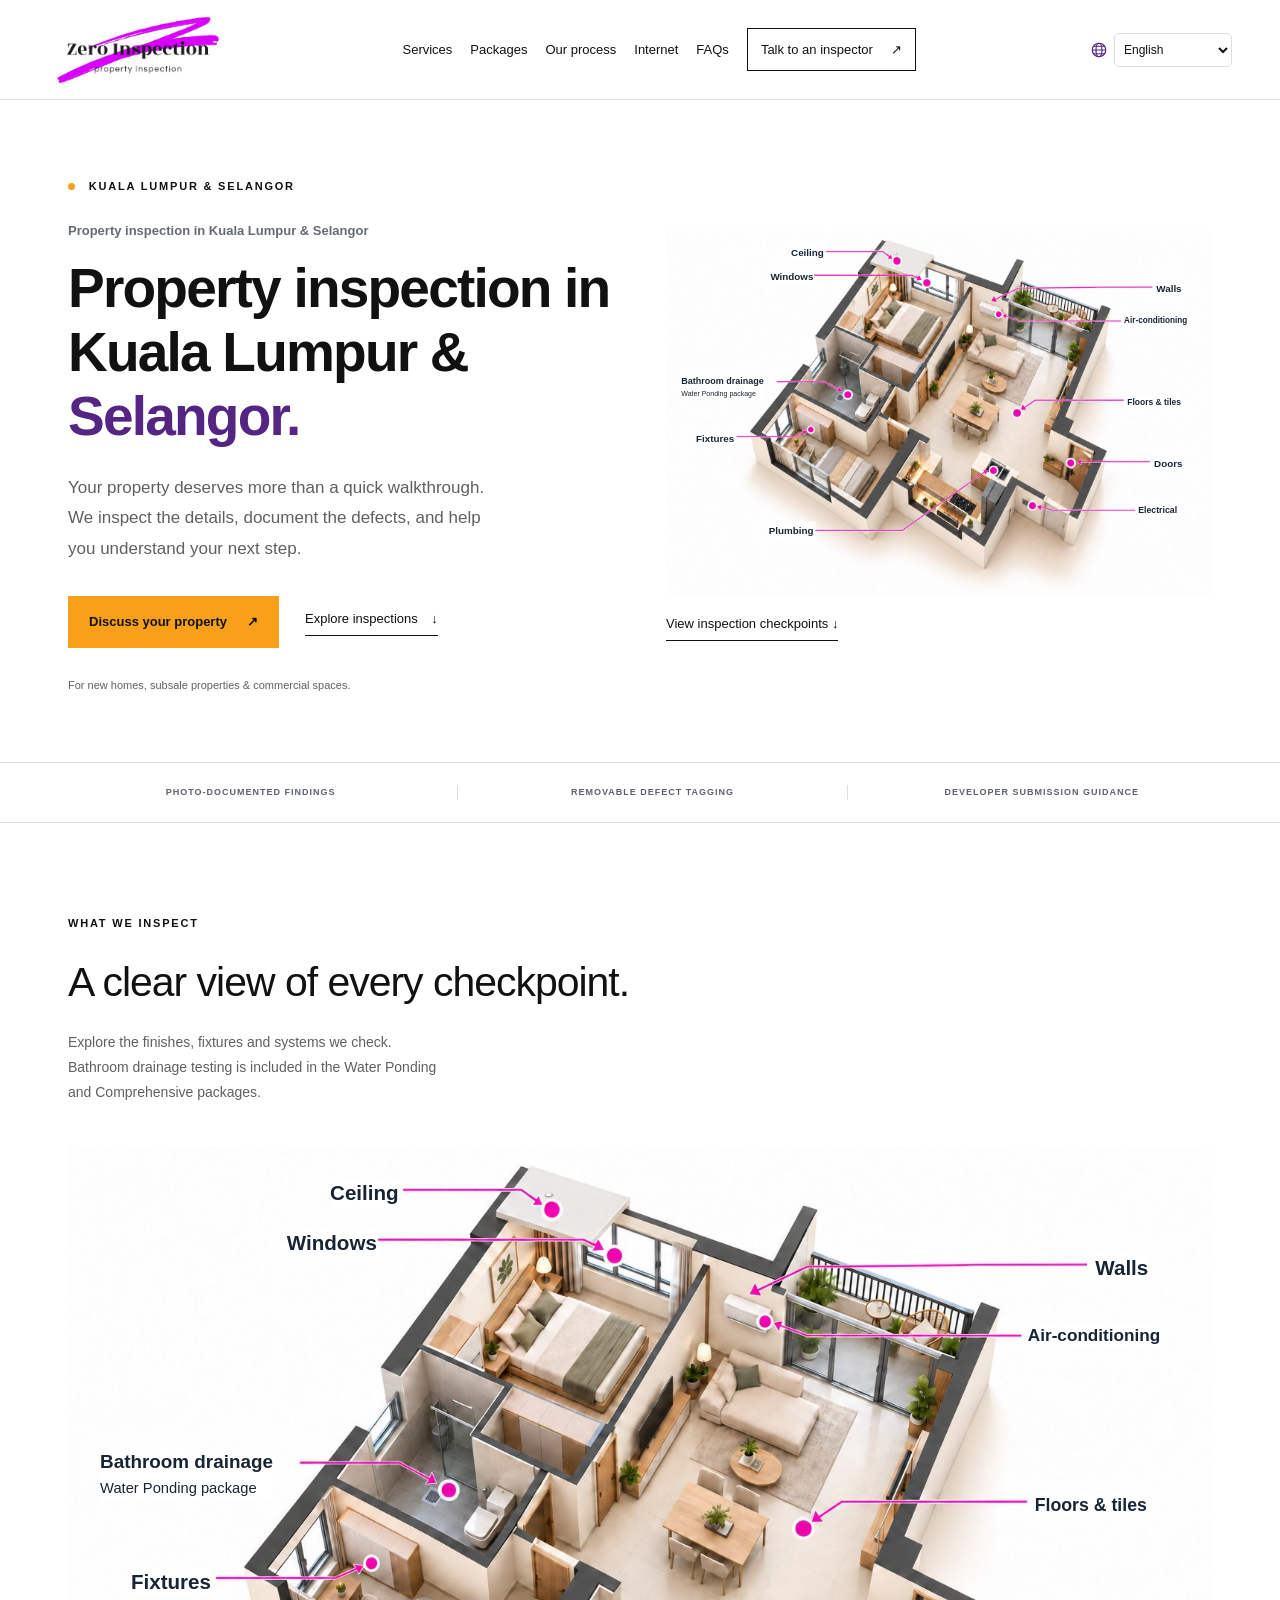
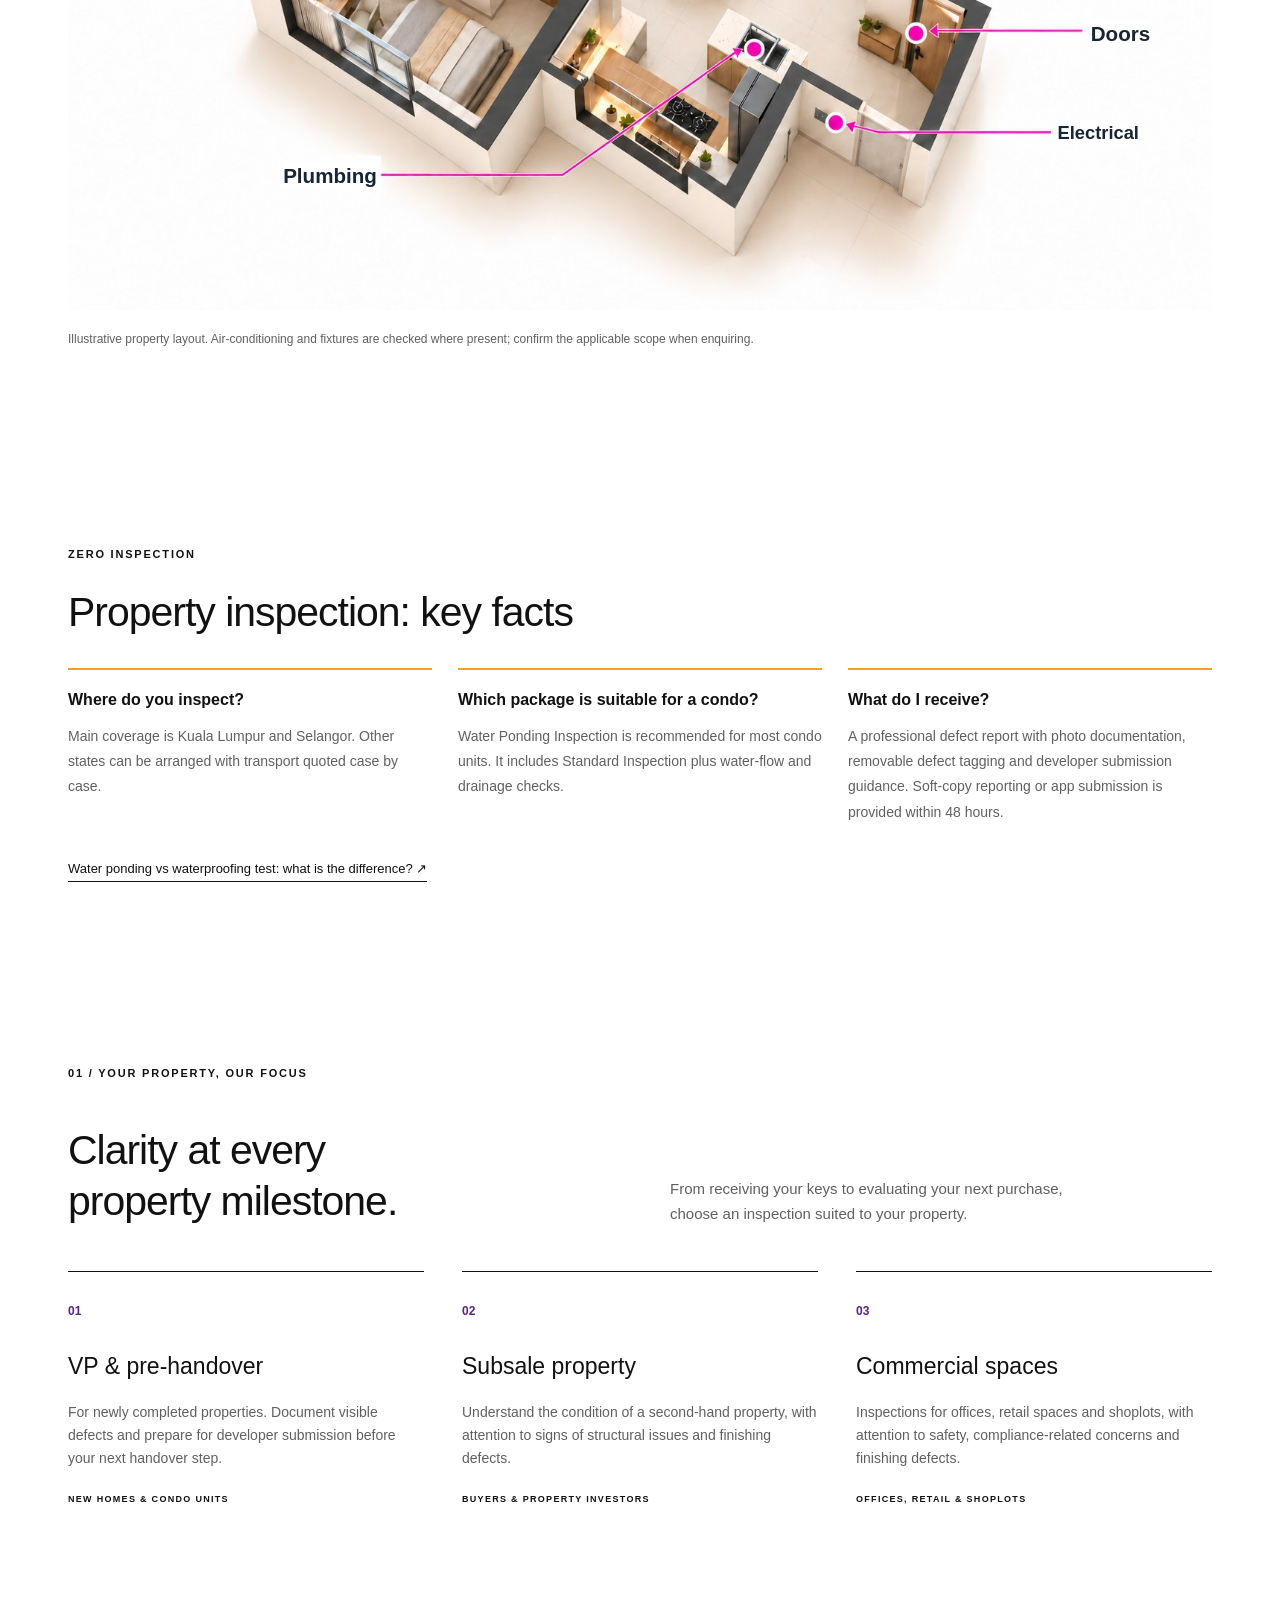
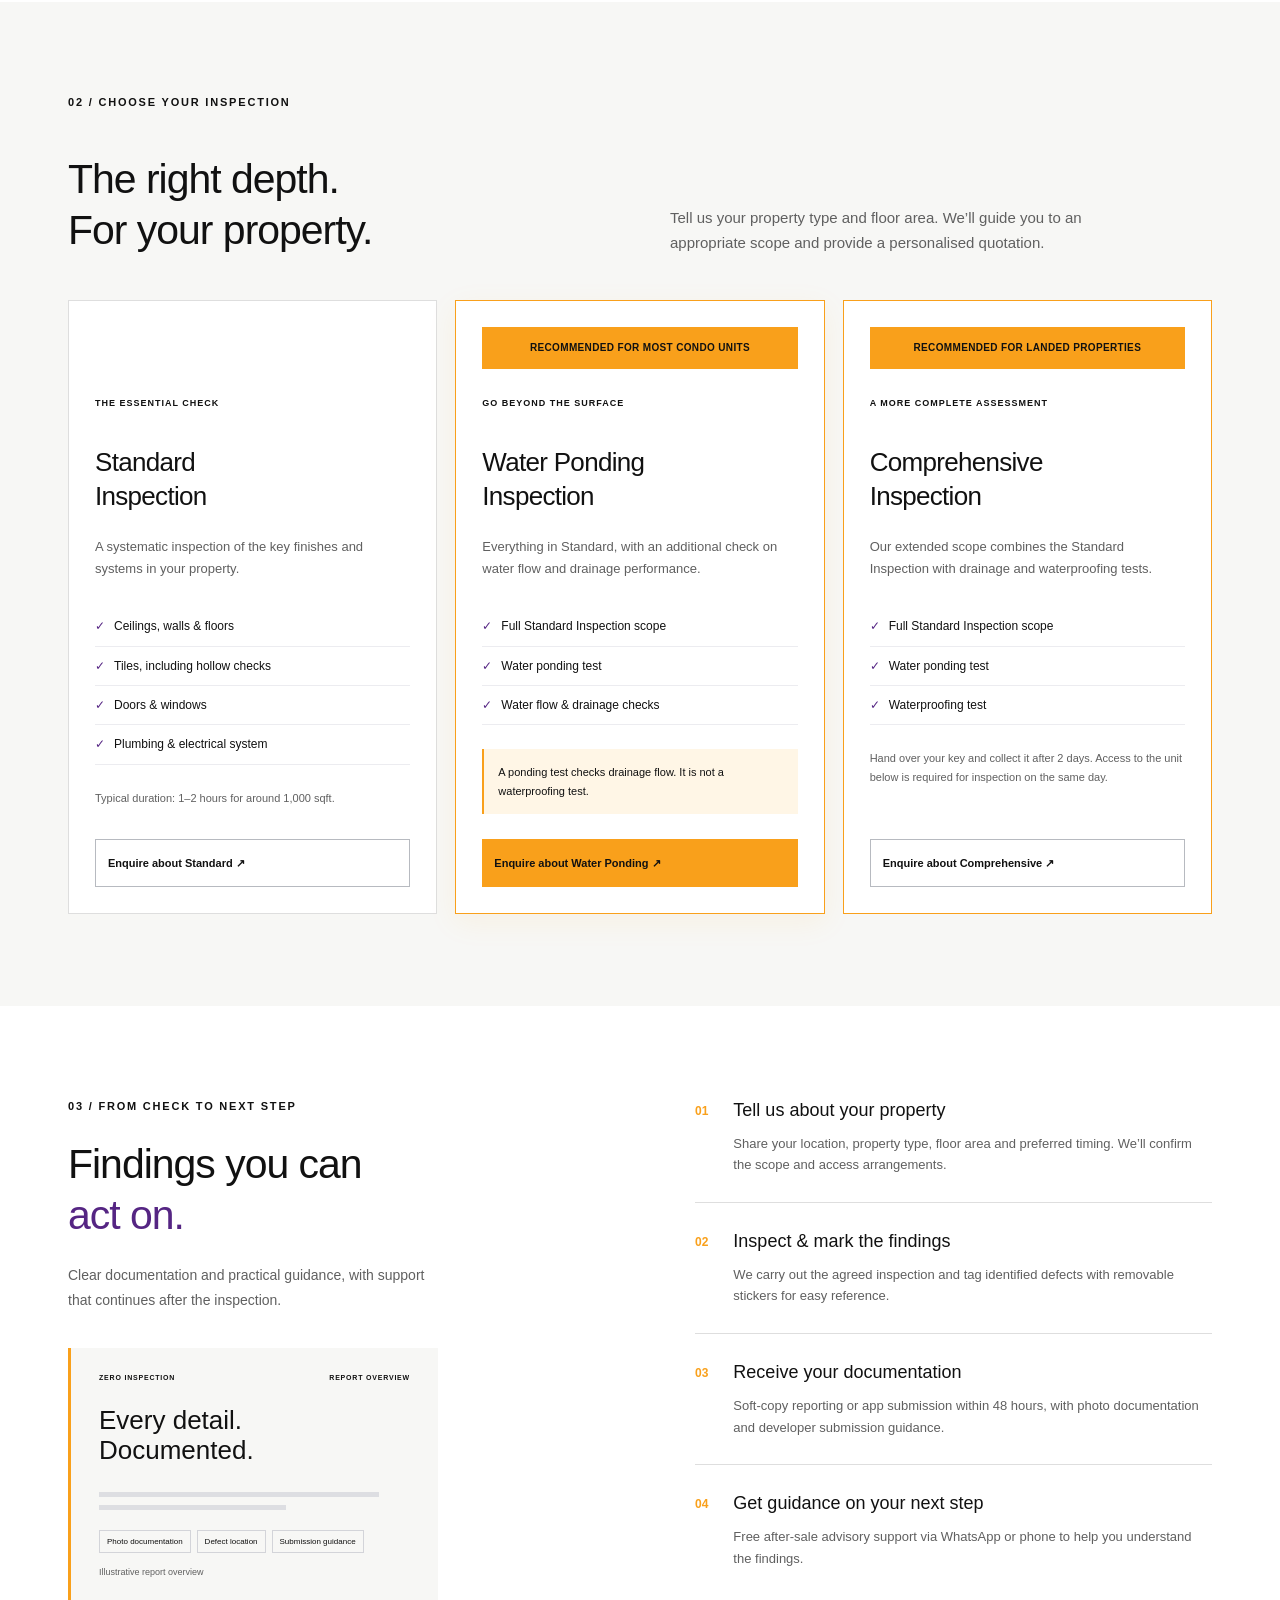
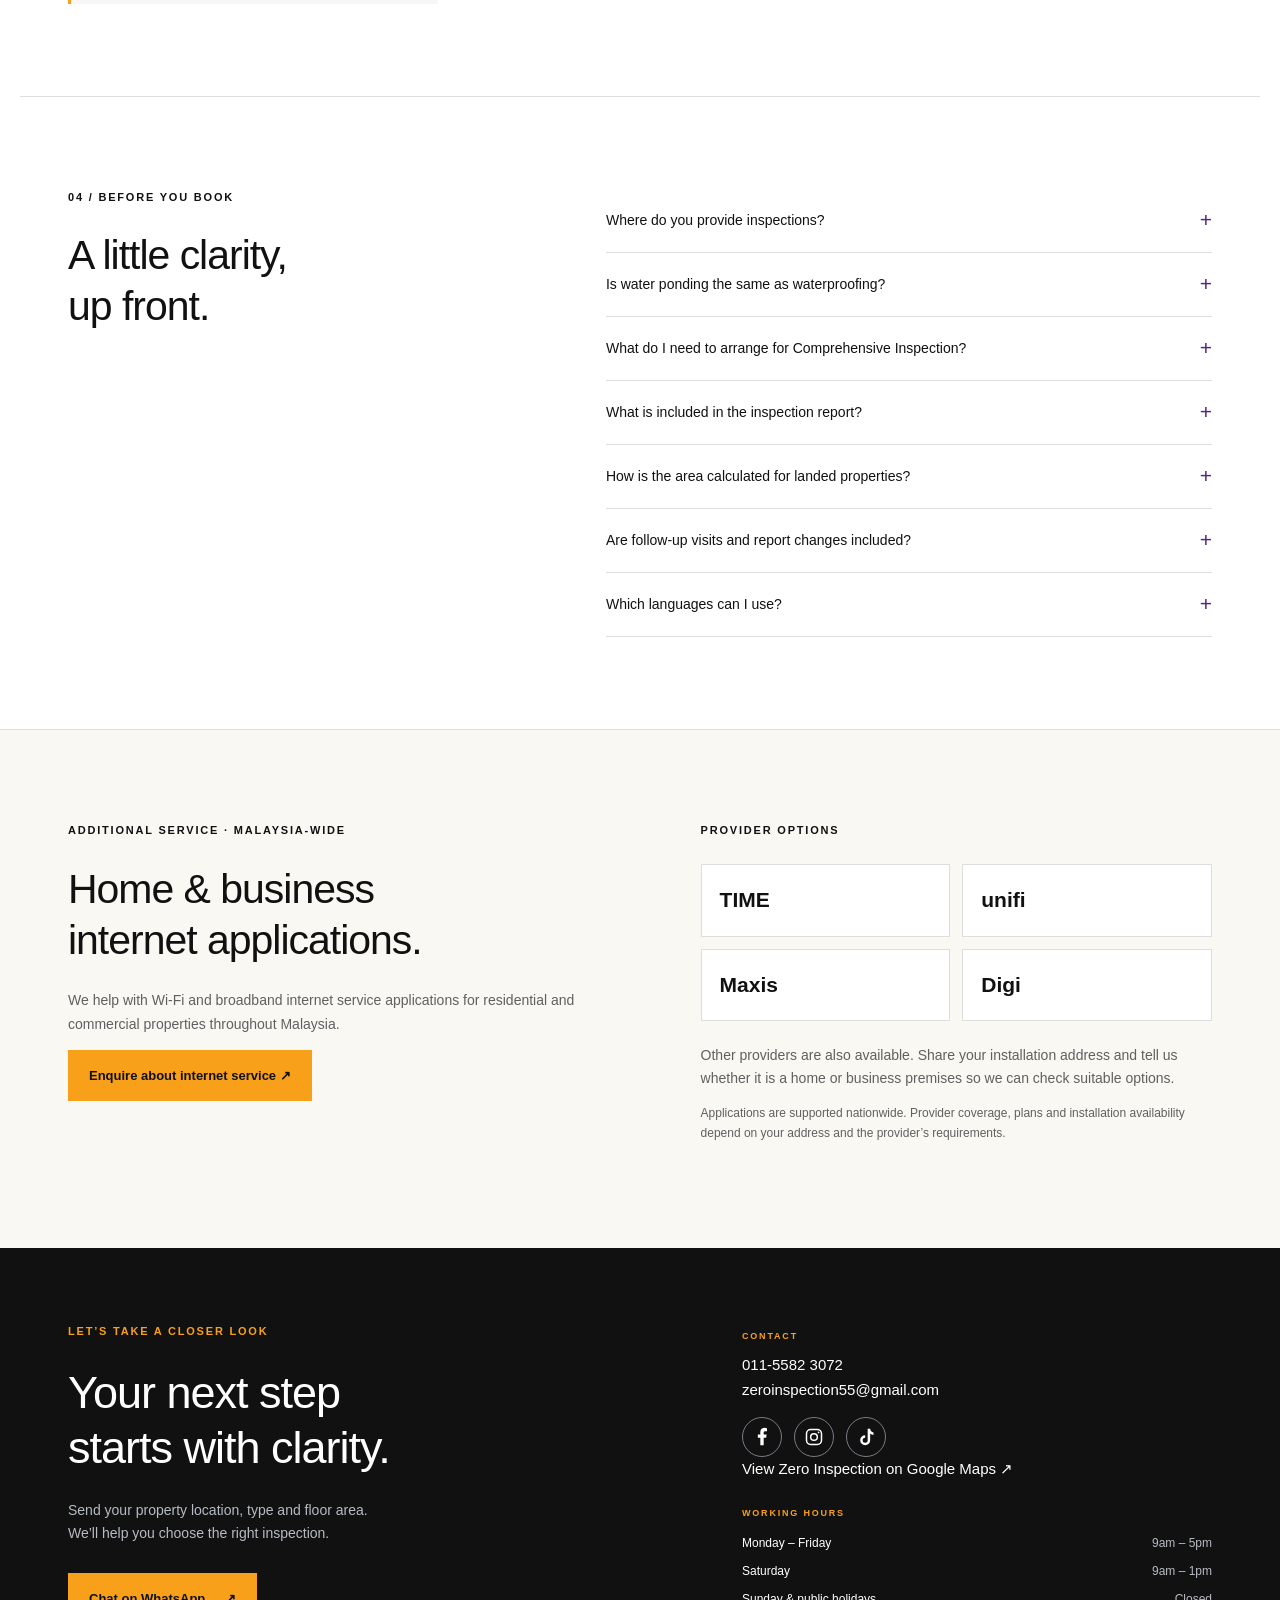
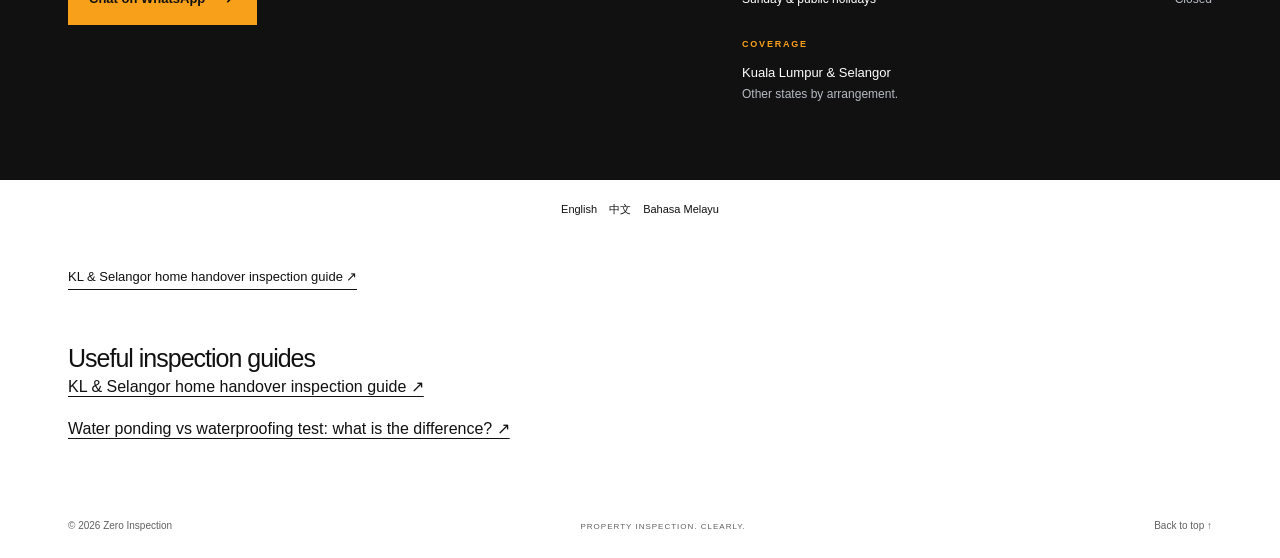
<file: index.html>
<!doctype html>
<html lang="en">
<head>
  <meta charset="utf-8"><meta name="viewport" content="width=device-width, initial-scale=1">
  <title>Property Defect Inspection KL & Selangor | Zero Inspection</title>
  <meta name="description" content="Property defect inspections in Kuala Lumpur and Selangor for new homes, condos, subsale and commercial units. Photo reports and developer submission guidance.">
  <link rel="canonical" href="https://www.zero-inspection.com/">
  <link rel="alternate" hreflang="en" href="https://www.zero-inspection.com/">
  <link rel="alternate" hreflang="zh-Hans" href="https://www.zero-inspection.com/zh/">
  <link rel="alternate" hreflang="ms" href="https://www.zero-inspection.com/ms/">
  <link rel="alternate" hreflang="x-default" href="https://www.zero-inspection.com/">
  <meta name="theme-color" content="#111111">
  <meta property="og:title" content="Property Defect Inspection KL & Selangor | Zero Inspection">
  <meta property="og:description" content="Property defect inspections in Kuala Lumpur and Selangor for new homes, condos, subsale and commercial units. Photo reports and developer submission guidance.">
  <meta property="og:type" content="website">
  <meta property="og:url" content="https://www.zero-inspection.com/">
  <link rel="stylesheet" href="styles.css?v=discovery-20261128">
  
  
  <link rel="icon" type="image/png" sizes="64x64" href="assets/favicon.png?v=1">
<meta property="og:locale" content="en_MY"><meta name="twitter:card" content="summary_large_image"><meta property="og:image" content="https://www.zero-inspection.com/assets/inspection-overview.jpg"><meta name="robots" content="index, follow, max-image-preview:large"><script type="application/ld+json">{"@context":"https://schema.org","@graph":[{"@type":"Organization","@id":"https://www.zero-inspection.com/#organization","name":"Zero Inspection","url":"https://www.zero-inspection.com/","logo":{"@type":"ImageObject","url":"https://www.zero-inspection.com/assets/logo.jpeg"},"telephone":"+601155823072","email":"zeroinspection55@gmail.com","sameAs":["https://www.facebook.com/zeroinspection","https://www.instagram.com/zeroinspection/","https://www.tiktok.com/@zeroinspection6","https://share.google/tIMgaBd1vBHEgh4ec"],"contactPoint":{"@type":"ContactPoint","telephone":"+601155823072","contactType":"customer service","availableLanguage":["English","Chinese","Malay"]}},{"@type":"WebSite","@id":"https://www.zero-inspection.com/#website","url":"https://www.zero-inspection.com/","name":"Zero Inspection","publisher":{"@id":"https://www.zero-inspection.com/#organization"},"inLanguage":["en","zh-Hans","ms"]},{"@type":"WebPage","@id":"https://www.zero-inspection.com/#webpage","url":"https://www.zero-inspection.com/","name":"Property Defect Inspection KL & Selangor | Zero Inspection","description":"Property defect inspections in Kuala Lumpur and Selangor for new homes, condos, subsale and commercial units. Photo reports and developer submission guidance.","inLanguage":"en","isPartOf":{"@id":"https://www.zero-inspection.com/#website"},"about":{"@id":"https://www.zero-inspection.com/#organization"},"breadcrumb":{"@id":"https://www.zero-inspection.com/#breadcrumb"}},{"@type":"BreadcrumbList","@id":"https://www.zero-inspection.com/#breadcrumb","itemListElement":[{"@type":"ListItem","position":1,"name":"Zero Inspection","item":"https://www.zero-inspection.com/"}]},{"@type":"Service","name":"Property defect inspection","provider":{"@id":"https://www.zero-inspection.com/#organization"},"areaServed":[{"@type":"City","name":"Kuala Lumpur"},{"@type":"AdministrativeArea","name":"Selangor"}],"url":"https://www.zero-inspection.com/#packages"}]}</script></head>
<body>
  <a class="skip" href="#main">Skip to content</a>
  <header class="header">
    <a class="brand" href="#" aria-label="Zero Inspection home"><img src="assets/logo.jpeg" alt="Zero Inspection — property inspection" width="500" height="500"></a>
    <button class="menu" aria-expanded="false" aria-controls="navigation">Menu <span aria-hidden="true">☰</span></button>
    <nav id="navigation" aria-label="Main navigation"><a href="#services">Services</a><a href="#packages">Packages</a><a href="#process">Our process</a><a href="#internet">Internet</a><a href="#faq">FAQs</a><a class="nav-contact" href="#contact">Talk to an inspector <span aria-hidden="true">↗</span></a></nav><div class="language-switcher"><svg viewBox="0 0 24 24" fill="none" stroke="currentColor" stroke-width="1.6" aria-hidden="true"><circle cx="12" cy="12" r="9"/><ellipse cx="12" cy="12" rx="4" ry="9"/><path d="M3 12h18M5 7h14M5 17h14"/></svg><select id="language-select" aria-label="Website language / 网站语言 / Bahasa laman"><option value="en" selected>English</option><option value="zh-Hans">中文</option><option value="ms">Bahasa Melayu</option></select></div>
    
  </header>
  <main id="main">
    <section class="hero wrap">
      <div class="hero-copy"><p class="eyebrow"><span class="dot"></span> KUALA LUMPUR & SELANGOR</p><p class="hero-service">Property inspection in Kuala Lumpur & Selangor</p><h1>Property inspection in<br>Kuala Lumpur & <em>Selangor.</em></h1><p class="intro">Your property deserves more than a quick walkthrough. We inspect the details, document the defects, and help you understand your next step.</p><div class="actions"><a class="button primary" href="https://wa.me/601155823072?text=Hi%20Zero%20Inspection%2C%20I%20would%20like%20to%20enquire%20about%20a%20property%20inspection." data-inspection-message="0" target="_blank" rel="noopener noreferrer">Discuss your property <span aria-hidden="true">↗</span></a><a class="text-link" href="#packages">Explore inspections <span aria-hidden="true">↓</span></a></div><p class="hero-note">For new homes, subsale properties & commercial spaces.</p></div>
      <div class="hero-diagram"><figure class="inspection-figure"><img src="assets/inspection-overview.jpg" width="1536" height="1024" alt="Property inspection diagram covering ceiling, windows, walls, air-conditioning, bathroom drainage, fixtures, floors and tiles, doors, electrical and plumbing" fetchpriority="high" decoding="async"><div class="diagram-label ceiling">Ceiling</div><div class="diagram-label windows">Windows</div><div class="diagram-label walls">Walls</div><div class="diagram-label aircond">Air-conditioning</div><div class="diagram-label drainage">Bathroom drainage<br><small>Water Ponding package</small></div><div class="diagram-label fixtures">Fixtures</div><div class="diagram-label floors">Floors & tiles</div><div class="diagram-label doors">Doors</div><div class="diagram-label electrical">Electrical</div><div class="diagram-label plumbing">Plumbing</div></figure><a class="text-link" href="#inspection-scope">View inspection checkpoints ↓</a></div>
    </section>
    <div class="trust-strip"><div class="wrap trust-inner"><span>PHOTO-DOCUMENTED FINDINGS</span><span>REMOVABLE DEFECT TAGGING</span><span>DEVELOPER SUBMISSION GUIDANCE</span></div></div>
    <section id="inspection-scope" class="section wrap"><p class="eyebrow">WHAT WE INSPECT</p><h2>A clear view of every checkpoint.</h2><p class="section-intro">Explore the finishes, fixtures and systems we check. Bathroom drainage testing is included in the Water Ponding and Comprehensive packages.</p><p class="mobile-diagram-hint">Swipe sideways to read all inspection labels.</p><div class="diagram-scroll" tabindex="0" role="region" aria-label="Inspection diagram — scroll horizontally"><figure class="inspection-figure"><img src="assets/inspection-overview.jpg" width="1536" height="1024" alt="Property inspection diagram covering ceiling, windows, walls, air-conditioning, bathroom drainage, fixtures, floors and tiles, doors, electrical and plumbing" loading="lazy" decoding="async"><div class="diagram-label ceiling">Ceiling</div><div class="diagram-label windows">Windows</div><div class="diagram-label walls">Walls</div><div class="diagram-label aircond">Air-conditioning</div><div class="diagram-label drainage">Bathroom drainage<br><small>Water Ponding package</small></div><div class="diagram-label fixtures">Fixtures</div><div class="diagram-label floors">Floors & tiles</div><div class="diagram-label doors">Doors</div><div class="diagram-label electrical">Electrical</div><div class="diagram-label plumbing">Plumbing</div></figure></div><p class="diagram-caption">Illustrative property layout. Air-conditioning and fixtures are checked where present; confirm the applicable scope when enquiring.</p></section>
    <section class="section wrap answer-section" aria-label="Property inspection: key facts"><p class="eyebrow">ZERO INSPECTION</p><h2>Property inspection: key facts</h2><dl class="answer-facts"><div><dt>Where do you inspect?</dt><dd>Main coverage is Kuala Lumpur and Selangor. Other states can be arranged with transport quoted case by case.</dd></div><div><dt>Which package is suitable for a condo?</dt><dd>Water Ponding Inspection is recommended for most condo units. It includes Standard Inspection plus water-flow and drainage checks.</dd></div><div><dt>What do I receive?</dt><dd>A professional defect report with photo documentation, removable defect tagging and developer submission guidance. Soft-copy reporting or app submission is provided within 48 hours.</dd></div></dl><a class="text-link" href="/water-ponding-vs-waterproofing-test/" target="_blank" rel="noopener noreferrer">Water ponding vs waterproofing test: what is the difference? ↗</a></section><section id="services" class="section wrap"><div class="section-heading"><p class="eyebrow">01 / YOUR PROPERTY, OUR FOCUS</p><h2>Clarity at every<br>property milestone.</h2><p>From receiving your keys to evaluating your next purchase, choose an inspection suited to your property.</p></div><div class="services-grid"><article><span class="number">01</span><h3>VP & pre-handover</h3><p>For newly completed properties. Document visible defects and prepare for developer submission before your next handover step.</p><span class="service-caption">NEW HOMES & CONDO UNITS</span></article><article><span class="number">02</span><h3>Subsale property</h3><p>Understand the condition of a second-hand property, with attention to signs of structural issues and finishing defects.</p><span class="service-caption">BUYERS & PROPERTY INVESTORS</span></article><article><span class="number">03</span><h3>Commercial spaces</h3><p>Inspections for offices, retail spaces and shoplots, with attention to safety, compliance-related concerns and finishing defects.</p><span class="service-caption">OFFICES, RETAIL & SHOPLOTS</span></article></div></section>
    <section id="packages" class="package-section"><div class="wrap section"><div class="section-heading"><p class="eyebrow">02 / CHOOSE YOUR INSPECTION</p><h2>The right depth.<br>For your property.</h2><p>Tell us your property type and floor area. We’ll guide you to an appropriate scope and provide a personalised quotation.</p></div><div class="packages"><article class="package"><p class="package-kicker">THE ESSENTIAL CHECK</p><h3>Standard<br>Inspection</h3><p>A systematic inspection of the key finishes and systems in your property.</p><ul><li>Ceilings, walls & floors</li><li>Tiles, including hollow checks</li><li>Doors & windows</li><li>Plumbing & electrical system</li></ul><p class="timing">Typical duration: 1–2 hours for around 1,000 sqft.</p><a class="button outline" href="https://wa.me/601155823072?text=Hi%20Zero%20Inspection%2C%20please%20advise%20on%20the%20Standard%20Inspection%20package." data-inspection-message="1" target="_blank" rel="noopener noreferrer">Enquire about Standard ↗</a></article><article class="package featured"><span class="recommendation">RECOMMENDED FOR MOST CONDO UNITS</span><p class="package-kicker">GO BEYOND THE SURFACE</p><h3>Water Ponding<br>Inspection</h3><p>Everything in Standard, with an additional check on water flow and drainage performance.</p><ul><li>Full Standard Inspection scope</li><li>Water ponding test</li><li>Water flow & drainage checks</li></ul><div class="scope-note">A ponding test checks drainage flow. It is not a waterproofing test.</div><a class="button primary" href="https://wa.me/601155823072?text=Hi%20Zero%20Inspection%2C%20I%20am%20interested%20in%20Water%20Ponding%20Inspection%20for%20my%20property." data-inspection-message="2" target="_blank" rel="noopener noreferrer">Enquire about Water Ponding ↗</a></article><article class="package landed-recommended"><span class="recommendation">RECOMMENDED FOR LANDED PROPERTIES</span><p class="package-kicker">A MORE COMPLETE ASSESSMENT</p><h3>Comprehensive<br>Inspection</h3><p>Our extended scope combines the Standard Inspection with drainage and waterproofing tests.</p><ul><li>Full Standard Inspection scope</li><li>Water ponding test</li><li>Waterproofing test</li></ul><p class="timing">Hand over your key and collect it after 2 days. Access to the unit below is required for inspection on the same day.</p><a class="button outline" href="https://wa.me/601155823072?text=Hi%20Zero%20Inspection%2C%20please%20advise%20on%20Comprehensive%20Inspection%20and%20the%20access%20arrangements." data-inspection-message="3" target="_blank" rel="noopener noreferrer">Enquire about Comprehensive ↗</a></article></div></div></section>
    <section id="process" class="section wrap process"><div><p class="eyebrow">03 / FROM CHECK TO NEXT STEP</p><h2>Findings you can<br><em>act on.</em></h2><p class="section-intro">Clear documentation and practical guidance, with support that continues after the inspection.</p><div class="report-illustration" aria-label="Illustrative defect report"><div class="report-top"><span>ZERO INSPECTION</span><span>REPORT OVERVIEW</span></div><h3>Every detail.<br>Documented.</h3><div class="report-line"></div><div class="report-line short"></div><div class="report-tags"><span>Photo documentation</span><span>Defect location</span><span>Submission guidance</span></div><p>Illustrative report overview</p></div></div><ol class="steps"><li><span>01</span><div><h3>Tell us about your property</h3><p>Share your location, property type, floor area and preferred timing. We’ll confirm the scope and access arrangements.</p></div></li><li><span>02</span><div><h3>Inspect & mark the findings</h3><p>We carry out the agreed inspection and tag identified defects with removable stickers for easy reference.</p></div></li><li><span>03</span><div><h3>Receive your documentation</h3><p>Soft-copy reporting or app submission within 48 hours, with photo documentation and developer submission guidance.</p></div></li><li><span>04</span><div><h3>Get guidance on your next step</h3><p>Free after-sale advisory support via WhatsApp or phone to help you understand the findings.</p></div></li></ol></section>
    <section id="faq" class="faq-section section wrap"><div><p class="eyebrow">04 / BEFORE YOU BOOK</p><h2>A little clarity,<br>up front.</h2></div><div class="faq-list"><details><summary>Where do you provide inspections?</summary><p>Our main coverage is Kuala Lumpur and Selangor. Inspections in other states can be arranged with additional transport charges, quoted case by case.</p></details><details><summary>Is water ponding the same as waterproofing?</summary><p>No. A water ponding test checks water flow and drainage performance. Waterproofing testing is a separate scope included in the Comprehensive package.</p></details><details><summary>What do I need to arrange for Comprehensive Inspection?</summary><p>You hand over the key and collect it after 2 days. An inspection of the unit below is required on the same day, so access must be coordinated in advance. Contact us to confirm the arrangements.</p></details><details><summary>What is included in the inspection report?</summary><p>Your deliverables include a professional defect report in PDF or app submission, photo documentation and developer submission support guidance. Soft-copy reporting or app submission is provided within 48 hours.</p></details><details><summary>How is the area calculated for landed properties?</summary><p>The area includes the car porch, backyard and built-in area. Share the property details with us so we can confirm the scope and quotation.</p></details><details><summary>Are follow-up visits and report changes included?</summary><p>The quoted inspection covers one visit. A separate revisit caused by customer arrangements, a second inspection, or a second report revision carries an additional charge. We’ll confirm the applicable terms before you proceed.</p></details><details><summary>Which languages can I use?</summary><p>We support English, Chinese and Malay. Let us know your preferred language when you contact us.</p></details></div></section>
    <section id="internet" class="internet-section"><div class="section wrap internet-inner"><div><p class="eyebrow">ADDITIONAL SERVICE · MALAYSIA-WIDE</p><h2>Home & business<br>internet applications.</h2><p>We help with Wi-Fi and broadband internet service applications for residential and commercial properties throughout Malaysia.</p><a class="button primary" data-enquiry="internet" href="https://wa.me/601155823072?text=Hi%20Zero%20Inspection%2C%20I%20would%20like%20help%20applying%20for%20internet%20service." target="_blank" rel="noopener noreferrer">Enquire about internet service ↗</a></div><div><p class="eyebrow">PROVIDER OPTIONS</p><div class="provider-list"><span>TIME</span><span>unifi</span><span>Maxis</span><span>Digi</span></div><p>Other providers are also available. Share your installation address and tell us whether it is a home or business premises so we can check suitable options.</p><p class="internet-note">Applications are supported nationwide. Provider coverage, plans and installation availability depend on your address and the provider’s requirements.</p></div></div></section>
    <section id="contact" class="contact-section"><div class="wrap contact-inner"><div><p class="eyebrow">LET’S TAKE A CLOSER LOOK</p><h2>Your next step<br>starts with clarity.</h2><p>Send your property location, type and floor area.<br>We’ll help you choose the right inspection.</p><a class="button primary" href="https://wa.me/601155823072?text=Hi%20Zero%20Inspection.%0AProperty%20location%3A%20%0AProperty%20type%3A%20%0AFloor%20area%20%28sqft%29%3A%20%0APreferred%20date%3A%20" data-inspection-message="4" target="_blank" rel="noopener noreferrer">Chat on WhatsApp <span aria-hidden="true">↗</span></a></div><div class="contact-details"><div><p class="eyebrow">CONTACT</p><a href="https://wa.me/601155823072" data-inspection-message="4" aria-label="WhatsApp 011-5582 3072" target="_blank" rel="noopener noreferrer">011-5582 3072</a><a href="mailto:zeroinspection55@gmail.com">zeroinspection55@gmail.com</a><div class="social-links" aria-label="Social media"><a href="https://www.facebook.com/zeroinspection" target="_blank" rel="noopener noreferrer" aria-label="Facebook" title="Facebook"><svg viewBox="0 0 24 24" aria-hidden="true"><path fill="currentColor" d="M14 22v-9h3l.5-4H14V7c0-1.2.4-2 2-2h2V1.4A26 26 0 0 0 15 1c-3 0-5 1.8-5 5v3H7v4h3v9z"/></svg></a><a href="https://www.instagram.com/zeroinspection/" target="_blank" rel="noopener noreferrer" aria-label="Instagram" title="Instagram"><svg viewBox="0 0 24 24" fill="none" stroke="currentColor" stroke-width="1.8" aria-hidden="true"><rect x="3" y="3" width="18" height="18" rx="5"/><circle cx="12" cy="12" r="4"/><circle cx="17.5" cy="6.5" r="1" fill="currentColor" stroke="none"/></svg></a><a href="https://www.tiktok.com/@zeroinspection6" target="_blank" rel="noopener noreferrer" aria-label="TikTok" title="TikTok"><svg viewBox="0 0 24 24" aria-hidden="true"><path fill="currentColor" d="M14 2h3c.3 2.6 1.7 4.2 4 4.5v3a9 9 0 0 1-4-1.3V16a6 6 0 1 1-6-6v3a3 3 0 1 0 3 3z"/></svg></a></div><p><a href="https://share.google/tIMgaBd1vBHEgh4ec" target="_blank" rel="noopener noreferrer">View Zero Inspection on Google Maps ↗</a></p></div><div><p class="eyebrow">WORKING HOURS</p><dl><div><dt>Monday – Friday</dt><dd>9am – 5pm</dd></div><div><dt>Saturday</dt><dd>9am – 1pm</dd></div><div><dt>Sunday & public holidays</dt><dd>Closed</dd></div></dl></div><div><p class="eyebrow">COVERAGE</p><p>Kuala Lumpur & Selangor<br><span>Other states by arrangement.</span></p></div></div></div></section>
  <div class="locale-links" aria-label="Website languages"><a href="./" lang="en" target="_blank" rel="noopener noreferrer">English</a><a href="./zh/" lang="zh-Hans" target="_blank" rel="noopener noreferrer">中文</a><a href="./ms/" lang="ms" target="_blank" rel="noopener noreferrer">Bahasa Melayu</a></div><div class="wrap" style="padding-top:24px;padding-bottom:24px"><a class="text-link" href="/home-handover-inspection-kl-selangor/" target="_blank" rel="noopener noreferrer">KL & Selangor home handover inspection guide ↗</a></div><section class="wrap guide-links"><h2>Useful inspection guides</h2><p><a href="/home-handover-inspection-kl-selangor/" target="_blank" rel="noopener noreferrer">KL & Selangor home handover inspection guide ↗</a></p><p><a href="/water-ponding-vs-waterproofing-test/" target="_blank" rel="noopener noreferrer">Water ponding vs waterproofing test: what is the difference? ↗</a></p></section></main><footer class="wrap footer"><span>© <span id="year">2026</span> Zero Inspection</span><span>PROPERTY INSPECTION. CLEARLY.</span><a href="#">Back to top ↑</a></footer>
  <script src="translations.js?v=discovery-20261128"></script>
  <script src="script.js"></script>
</body>
</html>
</file>
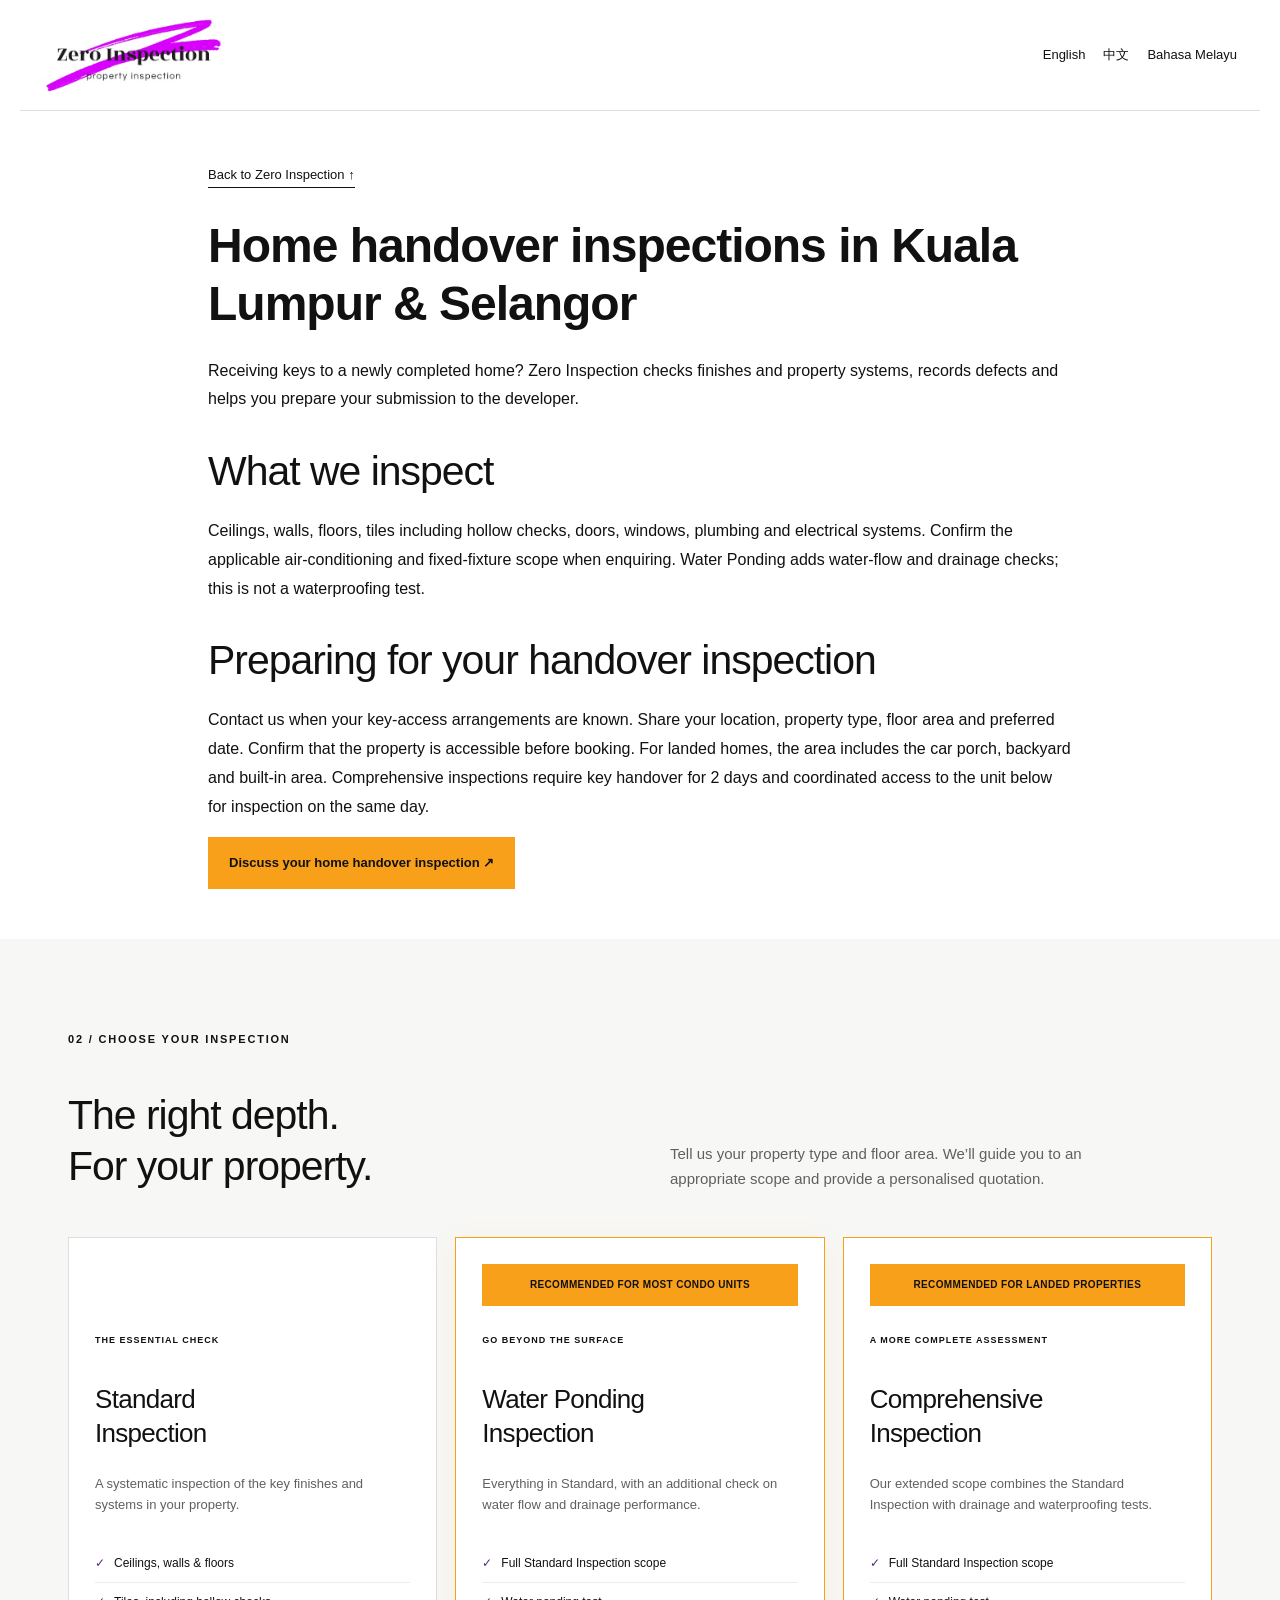
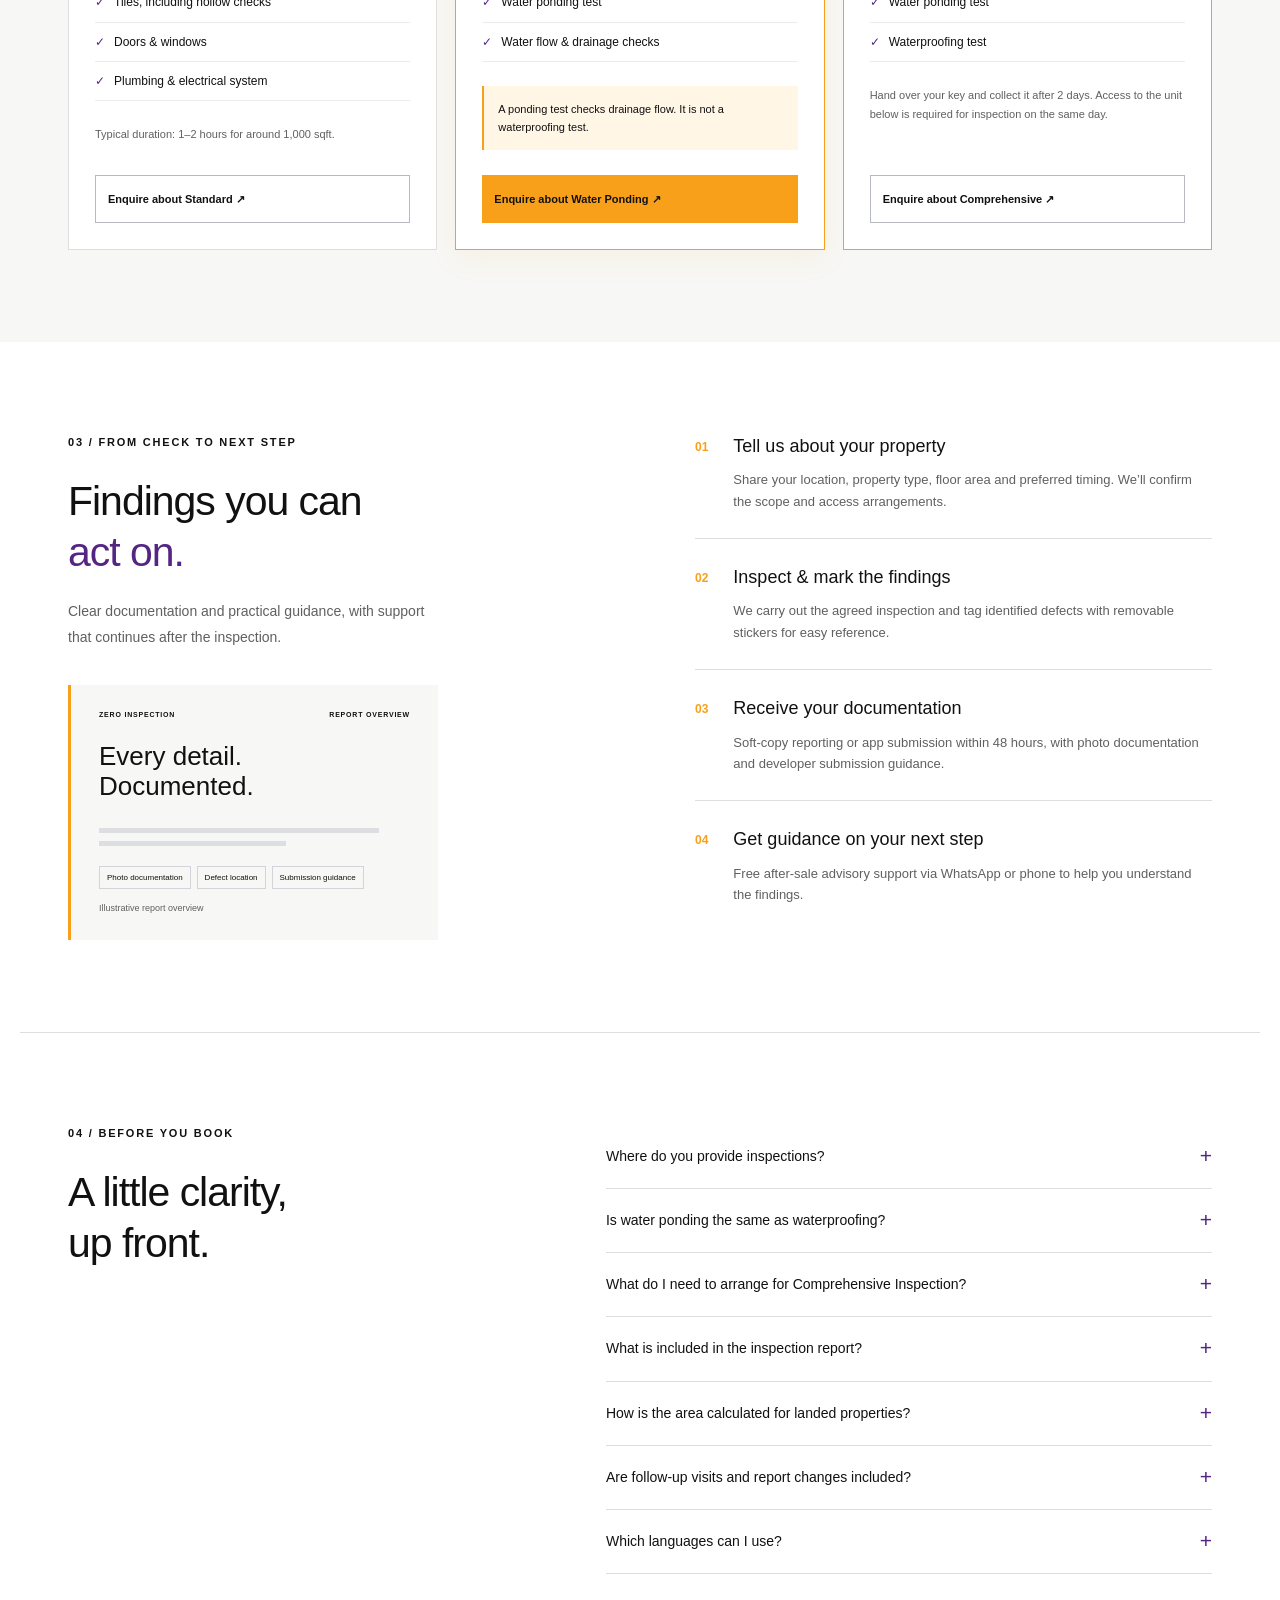
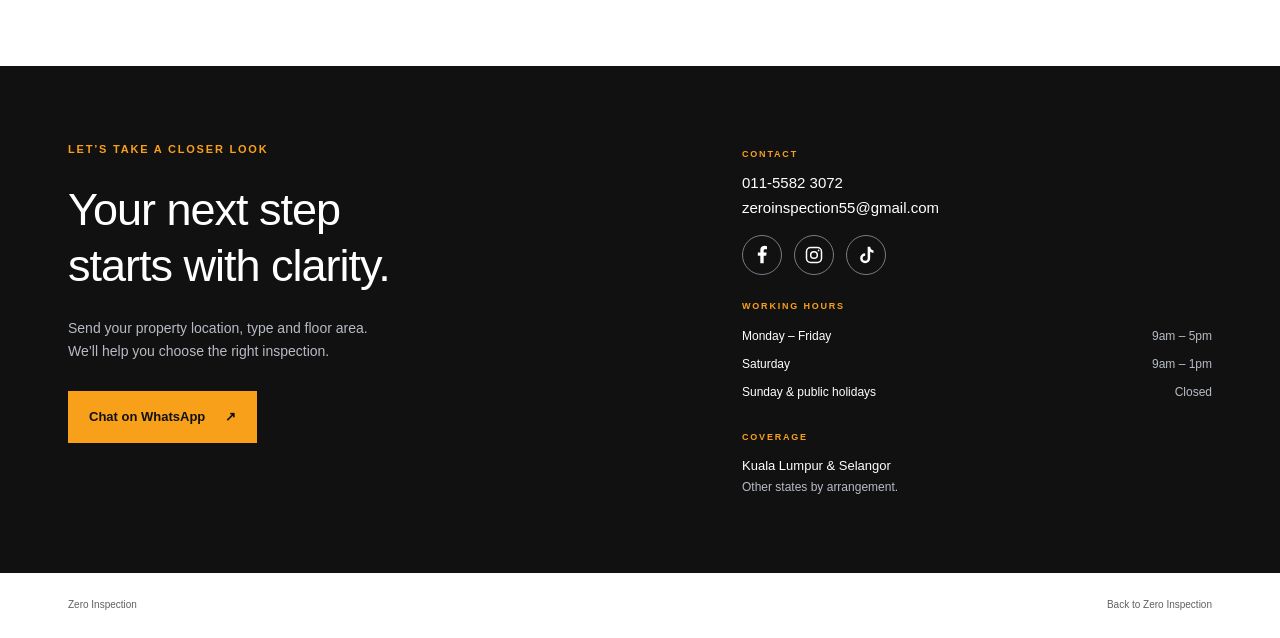
<file: home-handover-inspection-kl-selangor/index.html>
<!doctype html><html lang="en"><head><meta charset="utf-8"><meta name="viewport" content="width=device-width, initial-scale=1"><title>Home Handover & VP Inspection in KL / Selangor | Zero Inspection</title><meta name="description" content="Home handover and VP inspections in Kuala Lumpur and Selangor. Learn what we check, compare inspection scopes and prepare your developer defect submission."><link rel="canonical" href="https://www.zero-inspection.com/home-handover-inspection-kl-selangor/"><link rel="alternate" hreflang="en" href="https://www.zero-inspection.com/home-handover-inspection-kl-selangor/"><link rel="alternate" hreflang="zh-Hans" href="https://www.zero-inspection.com/zh/home-handover-inspection-kl-selangor/"><link rel="alternate" hreflang="ms" href="https://www.zero-inspection.com/ms/home-handover-inspection-kl-selangor/"><link rel="alternate" hreflang="x-default" href="https://www.zero-inspection.com/home-handover-inspection-kl-selangor/"><link rel="stylesheet" href="/styles.css?v=discovery-20261128"><link rel="icon" href="/assets/favicon.png"><meta property="og:title" content="Home Handover & VP Inspection in KL / Selangor | Zero Inspection"><meta property="og:description" content="Home handover and VP inspections in Kuala Lumpur and Selangor. Learn what we check, compare inspection scopes and prepare your developer defect submission."><meta property="og:url" content="https://www.zero-inspection.com/home-handover-inspection-kl-selangor/"><style>.guide-header{max-width:1240px;margin:auto;display:flex;align-items:center;justify-content:space-between;padding:10px 23px;gap:20px;border-bottom:1px solid #dedede;flex-wrap:wrap}.guide-header .brand{width:180px}.guide-body{max-width:960px;padding-top:50px;padding-bottom:50px}.guide-body h1{font-size:clamp(32px,5vw,48px);line-height:1.2;letter-spacing:-1px;margin-top:30px}.guide-body h2{margin:32px 0 20px}.guide-header nav{display:flex;gap:18px;font-size:13px}.guide-body p{line-height:1.8}</style><meta property="og:locale" content="en_MY"><meta name="twitter:card" content="summary_large_image"><meta property="og:image" content="https://www.zero-inspection.com/assets/inspection-overview.jpg"><meta name="robots" content="index, follow, max-image-preview:large"><script type="application/ld+json">{"@context":"https://schema.org","@graph":[{"@type":"Organization","@id":"https://www.zero-inspection.com/#organization","name":"Zero Inspection","url":"https://www.zero-inspection.com/","logo":{"@type":"ImageObject","url":"https://www.zero-inspection.com/assets/logo.jpeg"},"telephone":"+601155823072","email":"zeroinspection55@gmail.com","sameAs":["https://www.facebook.com/zeroinspection","https://www.instagram.com/zeroinspection/","https://www.tiktok.com/@zeroinspection6","https://share.google/tIMgaBd1vBHEgh4ec"],"contactPoint":{"@type":"ContactPoint","telephone":"+601155823072","contactType":"customer service","availableLanguage":["English","Chinese","Malay"]}},{"@type":"WebSite","@id":"https://www.zero-inspection.com/#website","url":"https://www.zero-inspection.com/","name":"Zero Inspection","publisher":{"@id":"https://www.zero-inspection.com/#organization"},"inLanguage":["en","zh-Hans","ms"]},{"@type":"WebPage","@id":"https://www.zero-inspection.com/home-handover-inspection-kl-selangor/#webpage","url":"https://www.zero-inspection.com/home-handover-inspection-kl-selangor/","name":"Home Handover & VP Inspection in KL / Selangor | Zero Inspection","description":"Home handover and VP inspections in Kuala Lumpur and Selangor. Learn what we check, compare inspection scopes and prepare your developer defect submission.","inLanguage":"en","isPartOf":{"@id":"https://www.zero-inspection.com/#website"},"about":{"@id":"https://www.zero-inspection.com/#organization"},"breadcrumb":{"@id":"https://www.zero-inspection.com/home-handover-inspection-kl-selangor/#breadcrumb"}},{"@type":"BreadcrumbList","@id":"https://www.zero-inspection.com/home-handover-inspection-kl-selangor/#breadcrumb","itemListElement":[{"@type":"ListItem","position":1,"name":"Zero Inspection","item":"https://www.zero-inspection.com/"},{"@type":"ListItem","position":2,"name":"Home Handover & VP Inspection in KL / Selangor | Zero Inspection","item":"https://www.zero-inspection.com/home-handover-inspection-kl-selangor/"}]},{"@type":"Service","name":"Property defect inspection","provider":{"@id":"https://www.zero-inspection.com/#organization"},"areaServed":[{"@type":"City","name":"Kuala Lumpur"},{"@type":"AdministrativeArea","name":"Selangor"}],"url":"https://www.zero-inspection.com/#packages"}]}</script></head><body><header class="guide-header"><a class="brand" href="/" target="_blank" rel="noopener noreferrer"><img src="/assets/logo.jpeg" alt="Zero Inspection" width="500" height="500"></a><nav aria-label="Language"><a href="/home-handover-inspection-kl-selangor/" lang="en" target="_blank" rel="noopener noreferrer">English</a><a href="/zh/home-handover-inspection-kl-selangor/" lang="zh-Hans" target="_blank" rel="noopener noreferrer">中文</a><a href="/ms/home-handover-inspection-kl-selangor/" lang="ms" target="_blank" rel="noopener noreferrer">Bahasa Melayu</a></nav></header><main><div class="wrap guide-body"><a class="text-link" href="/" target="_blank" rel="noopener noreferrer">Back to Zero Inspection ↑</a><h1>Home handover inspections in Kuala Lumpur & Selangor</h1><p>Receiving keys to a newly completed home? Zero Inspection checks finishes and property systems, records defects and helps you prepare your submission to the developer.</p><h2>What we inspect</h2><p>Ceilings, walls, floors, tiles including hollow checks, doors, windows, plumbing and electrical systems. Confirm the applicable air-conditioning and fixed-fixture scope when enquiring. Water Ponding adds water-flow and drainage checks; this is not a waterproofing test.</p><h2>Preparing for your handover inspection</h2><p>Contact us when your key-access arrangements are known. Share your location, property type, floor area and preferred date. Confirm that the property is accessible before booking. For landed homes, the area includes the car porch, backyard and built-in area. Comprehensive inspections require key handover for 2 days and coordinated access to the unit below for inspection on the same day.</p><a class="button primary" href="https://wa.me/601155823072?text=Hi%20Zero%20Inspection%2C%20I%20would%20like%20to%20discuss%20a%20home%20handover%20inspection." target="_blank" rel="noopener noreferrer">Discuss your home handover inspection ↗</a></div><section id="packages" class="package-section"><div class="wrap section"><div class="section-heading"><p class="eyebrow">02 / CHOOSE YOUR INSPECTION</p><h2>The right depth.<br>For your property.</h2><p>Tell us your property type and floor area. We’ll guide you to an appropriate scope and provide a personalised quotation.</p></div><div class="packages"><article class="package"><p class="package-kicker">THE ESSENTIAL CHECK</p><h3>Standard<br>Inspection</h3><p>A systematic inspection of the key finishes and systems in your property.</p><ul><li>Ceilings, walls & floors</li><li>Tiles, including hollow checks</li><li>Doors & windows</li><li>Plumbing & electrical system</li></ul><p class="timing">Typical duration: 1–2 hours for around 1,000 sqft.</p><a class="button outline" href="https://wa.me/601155823072?text=Hi%20Zero%20Inspection%2C%20I%20would%20like%20to%20discuss%20a%20home%20handover%20inspection." data-inspection-message="1" target="_blank" rel="noopener noreferrer">Enquire about Standard ↗</a></article><article class="package featured"><span class="recommendation">RECOMMENDED FOR MOST CONDO UNITS</span><p class="package-kicker">GO BEYOND THE SURFACE</p><h3>Water Ponding<br>Inspection</h3><p>Everything in Standard, with an additional check on water flow and drainage performance.</p><ul><li>Full Standard Inspection scope</li><li>Water ponding test</li><li>Water flow & drainage checks</li></ul><div class="scope-note">A ponding test checks drainage flow. It is not a waterproofing test.</div><a class="button primary" href="https://wa.me/601155823072?text=Hi%20Zero%20Inspection%2C%20I%20would%20like%20to%20discuss%20a%20home%20handover%20inspection." data-inspection-message="2" target="_blank" rel="noopener noreferrer">Enquire about Water Ponding ↗</a></article><article class="package landed-recommended"><span class="recommendation">RECOMMENDED FOR LANDED PROPERTIES</span><p class="package-kicker">A MORE COMPLETE ASSESSMENT</p><h3>Comprehensive<br>Inspection</h3><p>Our extended scope combines the Standard Inspection with drainage and waterproofing tests.</p><ul><li>Full Standard Inspection scope</li><li>Water ponding test</li><li>Waterproofing test</li></ul><p class="timing">Hand over your key and collect it after 2 days. Access to the unit below is required for inspection on the same day.</p><a class="button outline" href="https://wa.me/601155823072?text=Hi%20Zero%20Inspection%2C%20I%20would%20like%20to%20discuss%20a%20home%20handover%20inspection." data-inspection-message="3" target="_blank" rel="noopener noreferrer">Enquire about Comprehensive ↗</a></article></div></div></section><section id="process" class="section wrap process"><div><p class="eyebrow">03 / FROM CHECK TO NEXT STEP</p><h2>Findings you can<br><em>act on.</em></h2><p class="section-intro">Clear documentation and practical guidance, with support that continues after the inspection.</p><div class="report-illustration" aria-label="Illustrative defect report"><div class="report-top"><span>ZERO INSPECTION</span><span>REPORT OVERVIEW</span></div><h3>Every detail.<br>Documented.</h3><div class="report-line"></div><div class="report-line short"></div><div class="report-tags"><span>Photo documentation</span><span>Defect location</span><span>Submission guidance</span></div><p>Illustrative report overview</p></div></div><ol class="steps"><li><span>01</span><div><h3>Tell us about your property</h3><p>Share your location, property type, floor area and preferred timing. We’ll confirm the scope and access arrangements.</p></div></li><li><span>02</span><div><h3>Inspect & mark the findings</h3><p>We carry out the agreed inspection and tag identified defects with removable stickers for easy reference.</p></div></li><li><span>03</span><div><h3>Receive your documentation</h3><p>Soft-copy reporting or app submission within 48 hours, with photo documentation and developer submission guidance.</p></div></li><li><span>04</span><div><h3>Get guidance on your next step</h3><p>Free after-sale advisory support via WhatsApp or phone to help you understand the findings.</p></div></li></ol></section><section id="faq" class="faq-section section wrap"><div><p class="eyebrow">04 / BEFORE YOU BOOK</p><h2>A little clarity,<br>up front.</h2></div><div class="faq-list"><details><summary>Where do you provide inspections?</summary><p>Our main coverage is Kuala Lumpur and Selangor. Inspections in other states can be arranged with additional transport charges, quoted case by case.</p></details><details><summary>Is water ponding the same as waterproofing?</summary><p>No. A water ponding test checks water flow and drainage performance. Waterproofing testing is a separate scope included in the Comprehensive package.</p></details><details><summary>What do I need to arrange for Comprehensive Inspection?</summary><p>You hand over the key and collect it after 2 days. An inspection of the unit below is required on the same day, so access must be coordinated in advance. Contact us to confirm the arrangements.</p></details><details><summary>What is included in the inspection report?</summary><p>Your deliverables include a professional defect report in PDF or app submission, photo documentation and developer submission support guidance. Soft-copy reporting or app submission is provided within 48 hours.</p></details><details><summary>How is the area calculated for landed properties?</summary><p>The area includes the car porch, backyard and built-in area. Share the property details with us so we can confirm the scope and quotation.</p></details><details><summary>Are follow-up visits and report changes included?</summary><p>The quoted inspection covers one visit. A separate revisit caused by customer arrangements, a second inspection, or a second report revision carries an additional charge. We’ll confirm the applicable terms before you proceed.</p></details><details><summary>Which languages can I use?</summary><p>We support English, Chinese and Malay. Let us know your preferred language when you contact us.</p></details></div></section><section id="contact" class="contact-section"><div class="wrap contact-inner"><div><p class="eyebrow">LET’S TAKE A CLOSER LOOK</p><h2>Your next step<br>starts with clarity.</h2><p>Send your property location, type and floor area.<br>We’ll help you choose the right inspection.</p><a class="button primary" href="https://wa.me/601155823072?text=Hi%20Zero%20Inspection%2C%20I%20would%20like%20to%20discuss%20a%20home%20handover%20inspection." data-inspection-message="4" target="_blank" rel="noopener noreferrer">Chat on WhatsApp <span aria-hidden="true">↗</span></a></div><div class="contact-details"><div><p class="eyebrow">CONTACT</p><a href="https://wa.me/601155823072?text=Hi%20Zero%20Inspection%2C%20I%20would%20like%20to%20discuss%20a%20home%20handover%20inspection." data-inspection-message="4" aria-label="WhatsApp 011-5582 3072" target="_blank" rel="noopener noreferrer">011-5582 3072</a><a href="mailto:zeroinspection55@gmail.com">zeroinspection55@gmail.com</a><div class="social-links" aria-label="Social media"><a href="https://www.facebook.com/zeroinspection" target="_blank" rel="noopener noreferrer" aria-label="Facebook" title="Facebook"><svg viewBox="0 0 24 24" aria-hidden="true"><path fill="currentColor" d="M14 22v-9h3l.5-4H14V7c0-1.2.4-2 2-2h2V1.4A26 26 0 0 0 15 1c-3 0-5 1.8-5 5v3H7v4h3v9z"/></svg></a><a href="https://www.instagram.com/zeroinspection/" target="_blank" rel="noopener noreferrer" aria-label="Instagram" title="Instagram"><svg viewBox="0 0 24 24" fill="none" stroke="currentColor" stroke-width="1.8" aria-hidden="true"><rect x="3" y="3" width="18" height="18" rx="5"/><circle cx="12" cy="12" r="4"/><circle cx="17.5" cy="6.5" r="1" fill="currentColor" stroke="none"/></svg></a><a href="https://www.tiktok.com/@zeroinspection6" target="_blank" rel="noopener noreferrer" aria-label="TikTok" title="TikTok"><svg viewBox="0 0 24 24" aria-hidden="true"><path fill="currentColor" d="M14 2h3c.3 2.6 1.7 4.2 4 4.5v3a9 9 0 0 1-4-1.3V16a6 6 0 1 1-6-6v3a3 3 0 1 0 3 3z"/></svg></a></div></div><div><p class="eyebrow">WORKING HOURS</p><dl><div><dt>Monday – Friday</dt><dd>9am – 5pm</dd></div><div><dt>Saturday</dt><dd>9am – 1pm</dd></div><div><dt>Sunday & public holidays</dt><dd>Closed</dd></div></dl></div><div><p class="eyebrow">COVERAGE</p><p>Kuala Lumpur & Selangor<br><span>Other states by arrangement.</span></p></div></div></div></section></main><footer class="wrap footer"><span>Zero Inspection</span><a href="/" target="_blank" rel="noopener noreferrer">Back to Zero Inspection</a></footer></body></html>
</file>
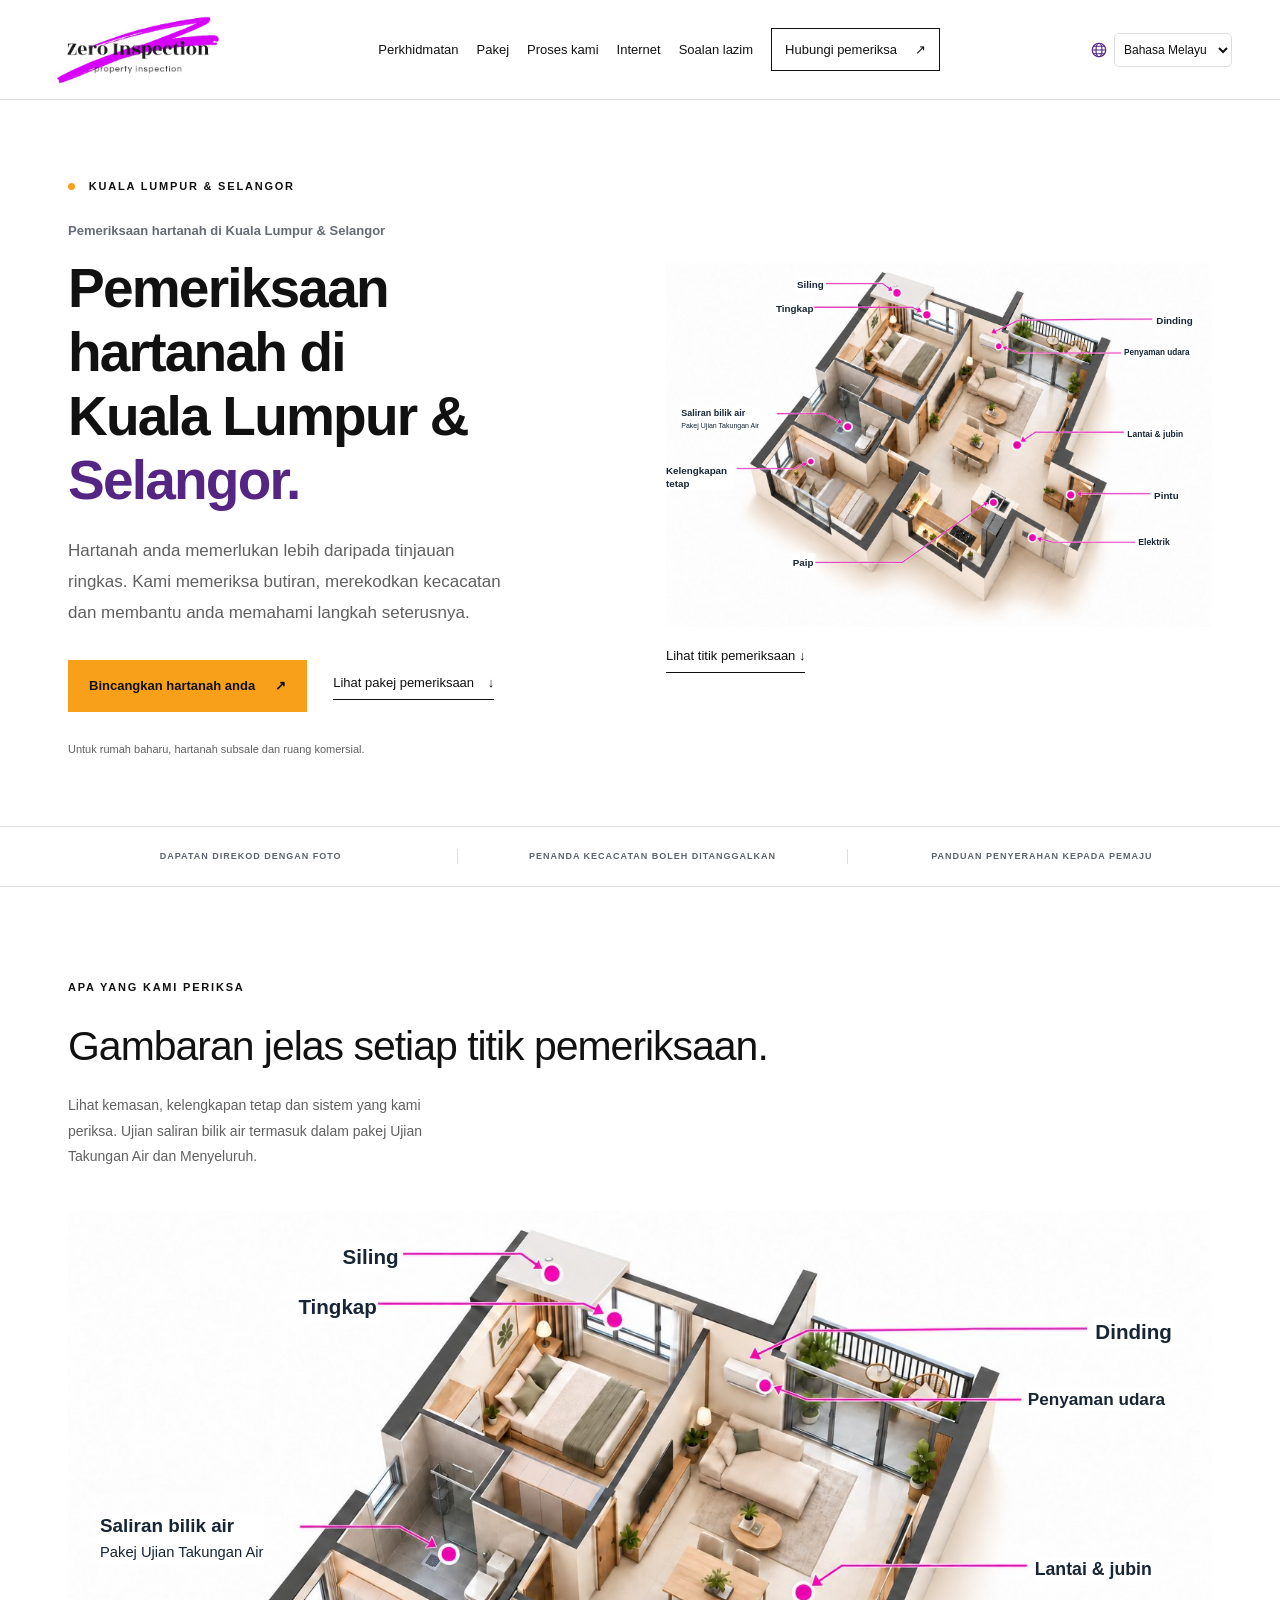
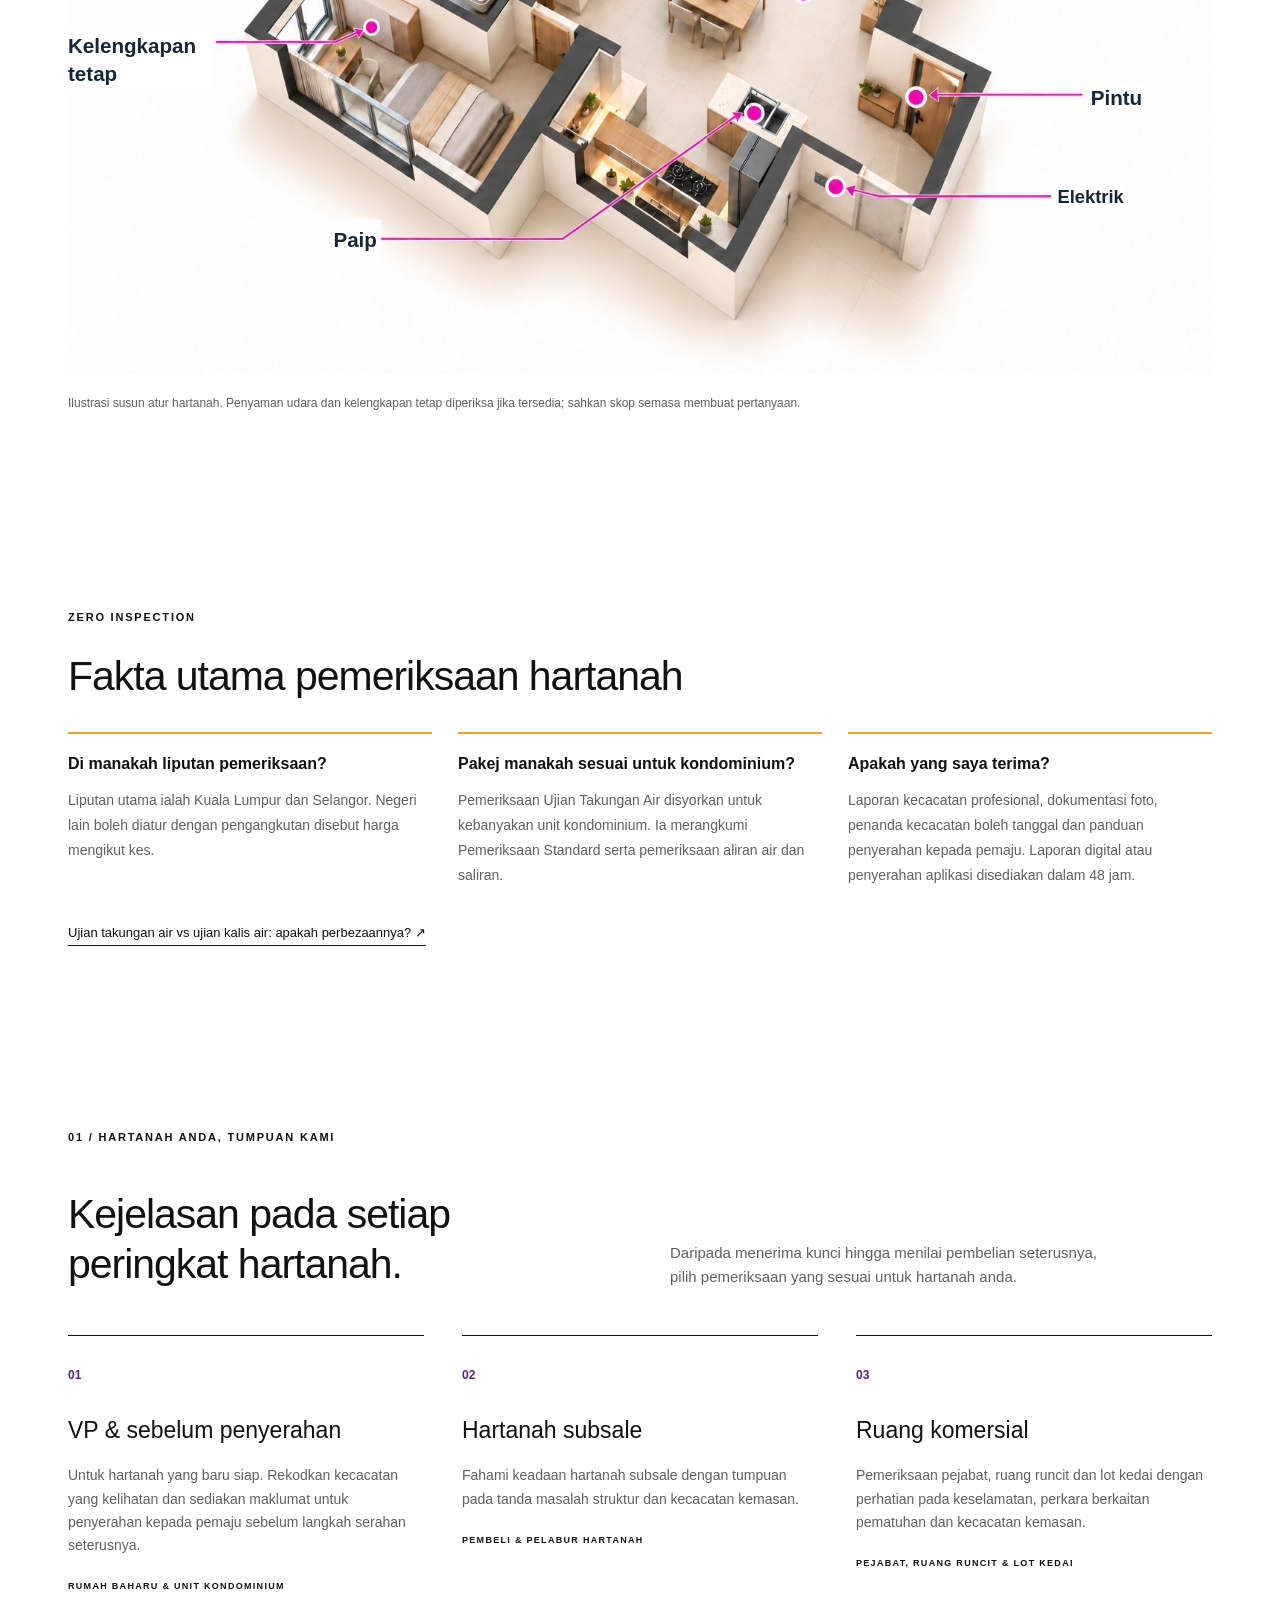
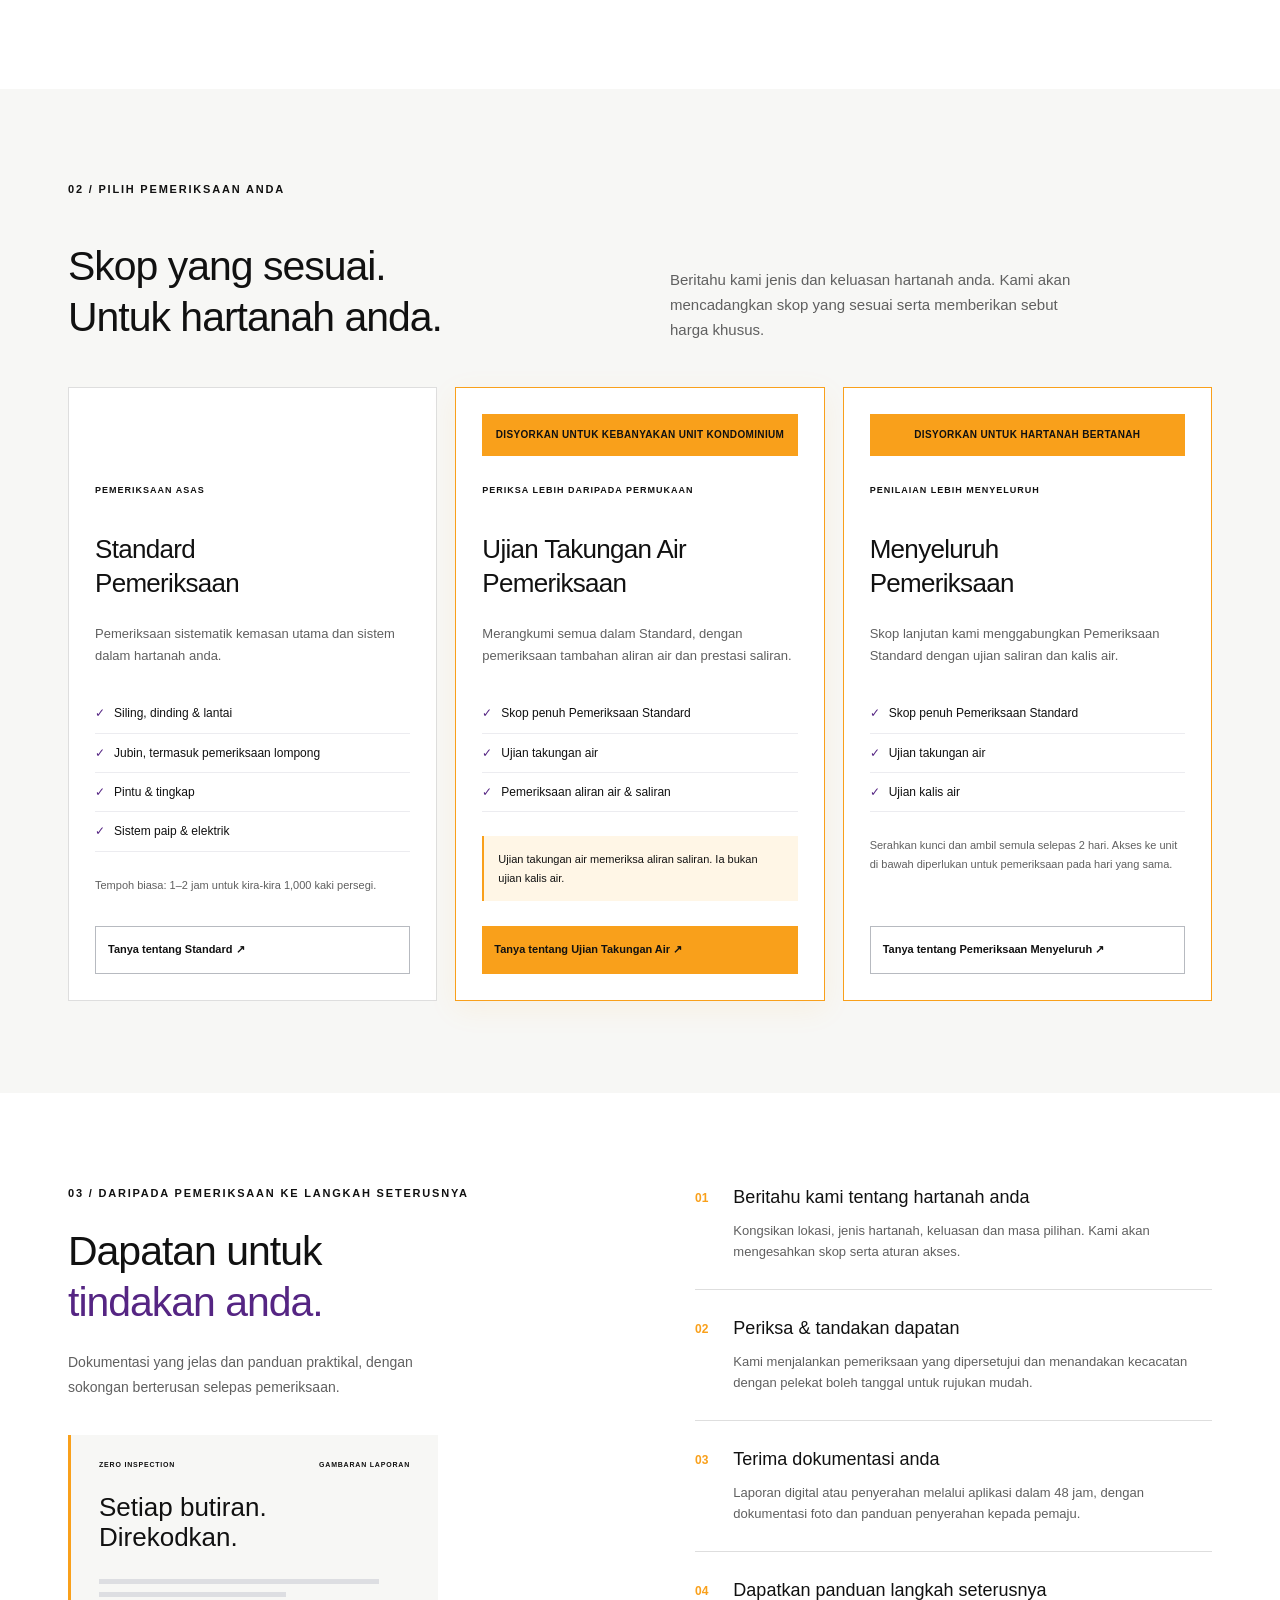
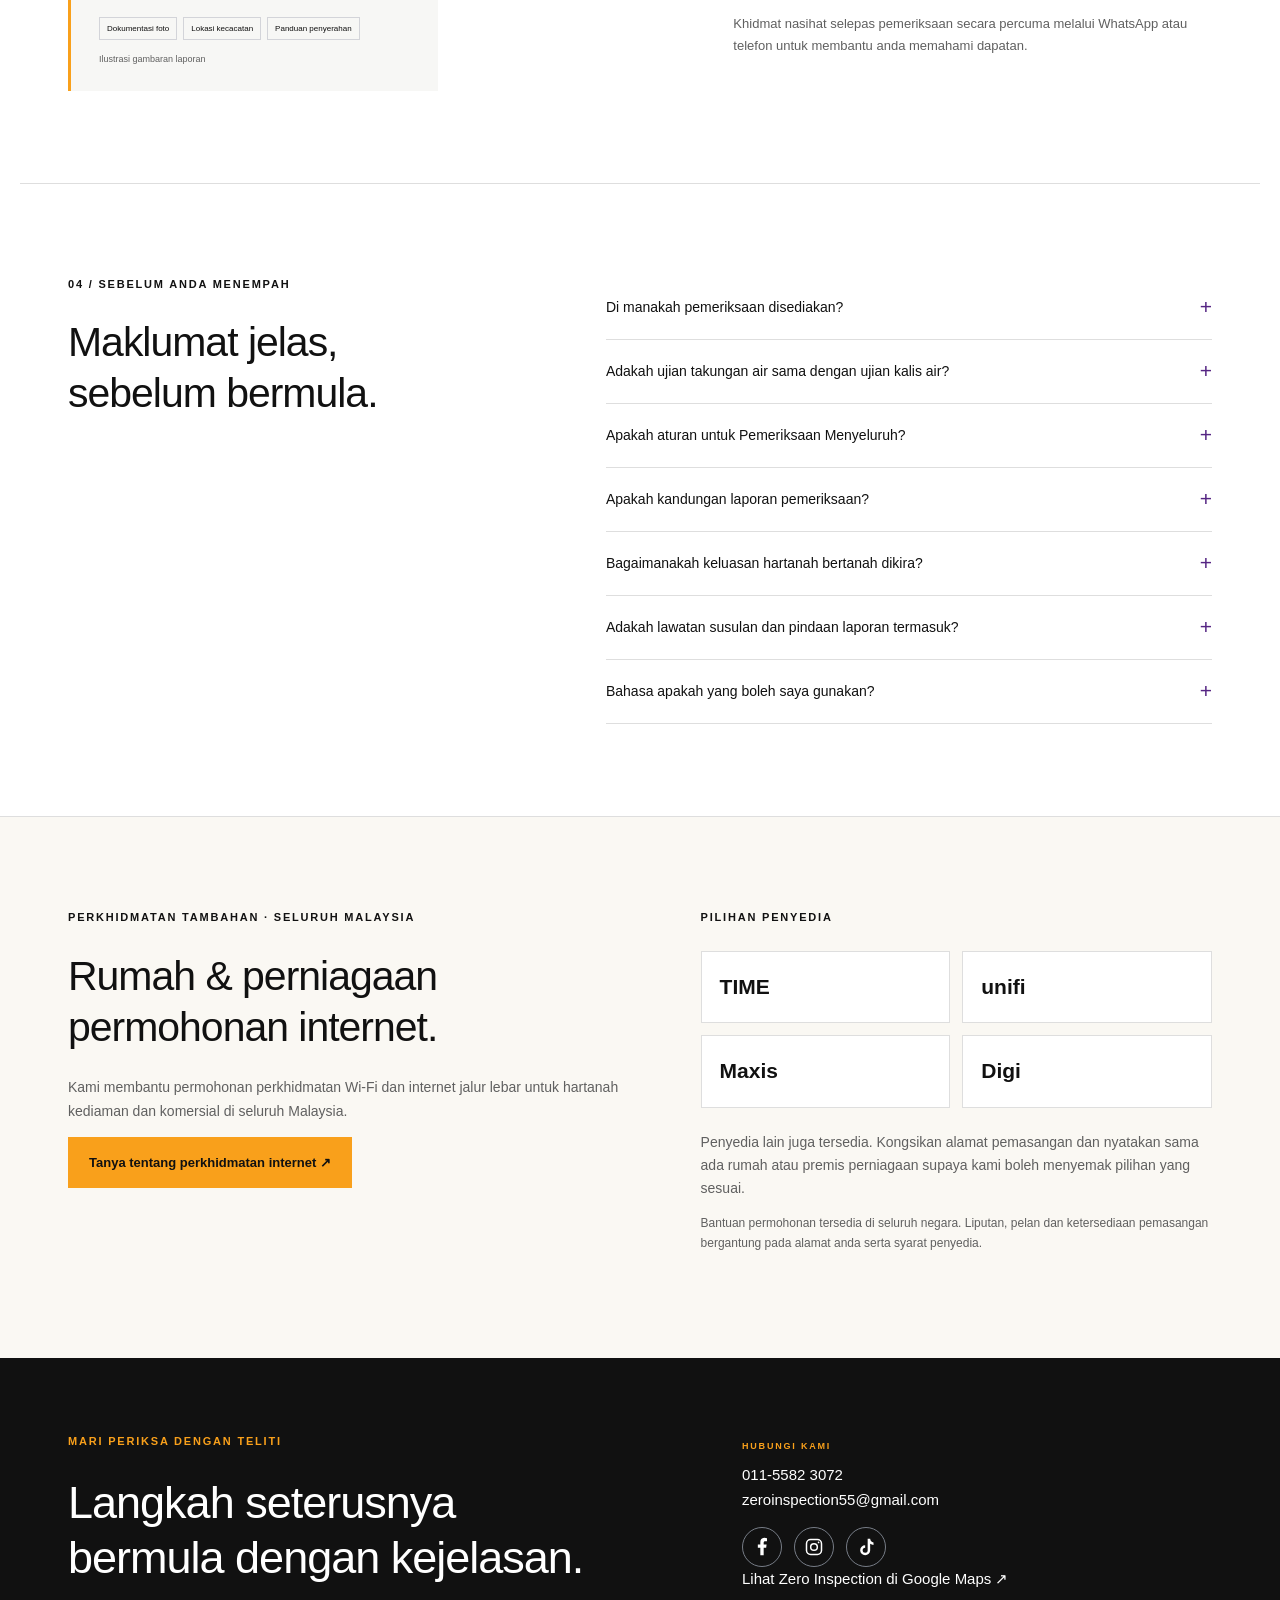
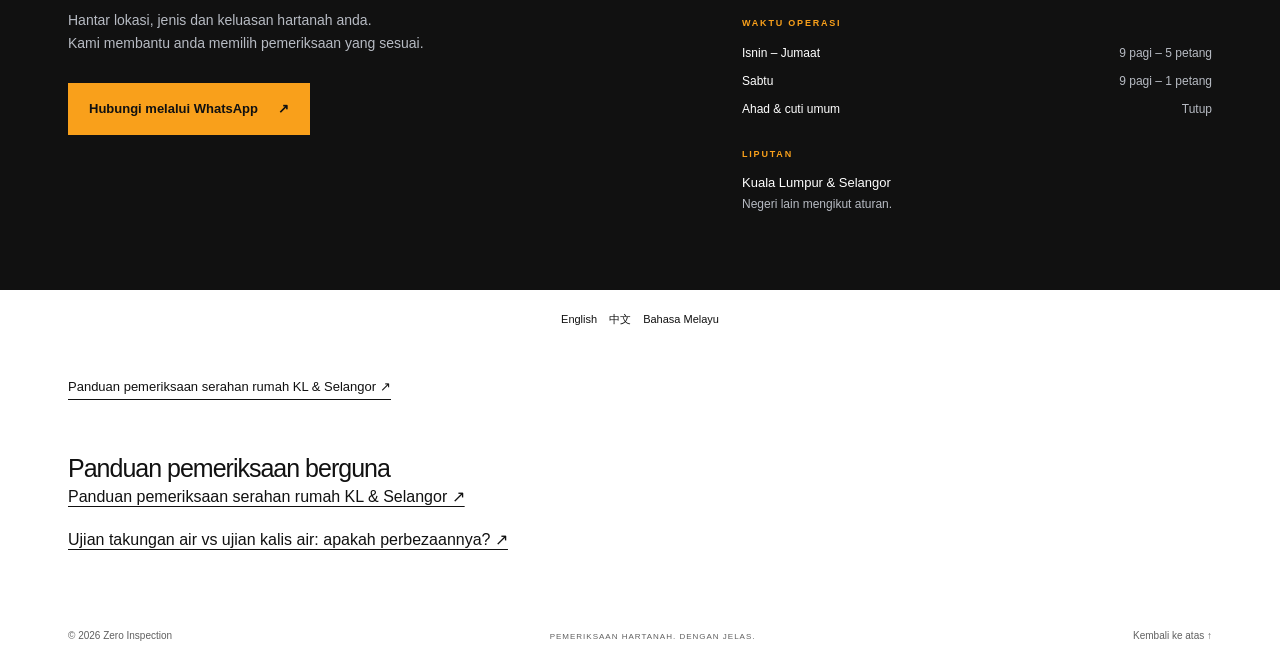
<file: ms/index.html>
<!doctype html>
<html lang="ms">
<head>
  <meta charset="utf-8"><meta name="viewport" content="width=device-width, initial-scale=1">
  <title>Pemeriksaan Kecacatan Rumah KL & Selangor | Zero Inspection</title>
  <meta name="description" content="Pemeriksaan kecacatan hartanah di Kuala Lumpur dan Selangor untuk rumah baharu, kondominium, subsale dan komersial. Laporan foto dan panduan penyerahan pemaju.">
  <link rel="canonical" href="https://www.zero-inspection.com/ms/">
  <link rel="alternate" hreflang="en" href="https://www.zero-inspection.com/">
  <link rel="alternate" hreflang="zh-Hans" href="https://www.zero-inspection.com/zh/">
  <link rel="alternate" hreflang="ms" href="https://www.zero-inspection.com/ms/">
  <link rel="alternate" hreflang="x-default" href="https://www.zero-inspection.com/">
  <meta name="theme-color" content="#111111">
  <meta property="og:title" content="Pemeriksaan Kecacatan Rumah KL & Selangor | Zero Inspection">
  <meta property="og:description" content="Pemeriksaan kecacatan hartanah di Kuala Lumpur dan Selangor untuk rumah baharu, kondominium, subsale dan komersial. Laporan foto dan panduan penyerahan pemaju.">
  <meta property="og:type" content="website">
  <meta property="og:url" content="https://www.zero-inspection.com/ms/">
  <link rel="stylesheet" href="../styles.css?v=discovery-20261128">
  
  
  <link rel="icon" type="image/png" sizes="64x64" href="../assets/favicon.png?v=1">
<meta property="og:locale" content="ms_MY"><meta name="twitter:card" content="summary_large_image"><meta property="og:image" content="https://www.zero-inspection.com/assets/inspection-overview.jpg"><meta name="robots" content="index, follow, max-image-preview:large"><script type="application/ld+json">{"@context":"https://schema.org","@graph":[{"@type":"Organization","@id":"https://www.zero-inspection.com/#organization","name":"Zero Inspection","url":"https://www.zero-inspection.com/","logo":{"@type":"ImageObject","url":"https://www.zero-inspection.com/assets/logo.jpeg"},"telephone":"+601155823072","email":"zeroinspection55@gmail.com","sameAs":["https://www.facebook.com/zeroinspection","https://www.instagram.com/zeroinspection/","https://www.tiktok.com/@zeroinspection6","https://share.google/tIMgaBd1vBHEgh4ec"],"contactPoint":{"@type":"ContactPoint","telephone":"+601155823072","contactType":"customer service","availableLanguage":["English","Chinese","Malay"]}},{"@type":"WebSite","@id":"https://www.zero-inspection.com/#website","url":"https://www.zero-inspection.com/","name":"Zero Inspection","publisher":{"@id":"https://www.zero-inspection.com/#organization"},"inLanguage":["en","zh-Hans","ms"]},{"@type":"WebPage","@id":"https://www.zero-inspection.com/ms/#webpage","url":"https://www.zero-inspection.com/ms/","name":"Pemeriksaan Kecacatan Rumah KL & Selangor | Zero Inspection","description":"Pemeriksaan kecacatan hartanah di Kuala Lumpur dan Selangor untuk rumah baharu, kondominium, subsale dan komersial. Laporan foto dan panduan penyerahan pemaju.","inLanguage":"ms","isPartOf":{"@id":"https://www.zero-inspection.com/#website"},"about":{"@id":"https://www.zero-inspection.com/#organization"},"breadcrumb":{"@id":"https://www.zero-inspection.com/ms/#breadcrumb"}},{"@type":"BreadcrumbList","@id":"https://www.zero-inspection.com/ms/#breadcrumb","itemListElement":[{"@type":"ListItem","position":1,"name":"Zero Inspection","item":"https://www.zero-inspection.com/ms/"}]},{"@type":"Service","name":"Pemeriksaan kecacatan hartanah","provider":{"@id":"https://www.zero-inspection.com/#organization"},"areaServed":[{"@type":"City","name":"Kuala Lumpur"},{"@type":"AdministrativeArea","name":"Selangor"}],"url":"https://www.zero-inspection.com/ms/#packages"}]}</script></head>
<body>
  <a class="skip" href="#main">Langkau ke kandungan</a>
  <header class="header">
    <a class="brand" href="#" aria-label="Zero Inspection home"><img src="../assets/logo.jpeg" alt="Zero Inspection — property inspection" width="500" height="500"></a>
    <button class="menu" aria-expanded="false" aria-controls="navigation">Menu <span aria-hidden="true">☰</span></button>
    <nav id="navigation" aria-label="Main navigation"><a href="#services">Perkhidmatan</a><a href="#packages">Pakej</a><a href="#process">Proses kami</a><a href="#internet">Internet</a><a href="#faq">Soalan lazim</a><a class="nav-contact" href="#contact">Hubungi pemeriksa <span aria-hidden="true">↗</span></a></nav><div class="language-switcher"><svg viewBox="0 0 24 24" fill="none" stroke="currentColor" stroke-width="1.6" aria-hidden="true"><circle cx="12" cy="12" r="9"/><ellipse cx="12" cy="12" rx="4" ry="9"/><path d="M3 12h18M5 7h14M5 17h14"/></svg><select id="language-select" aria-label="Website language / 网站语言 / Bahasa laman"><option value="en">English</option><option value="zh-Hans">中文</option><option value="ms" selected>Bahasa Melayu</option></select></div>
    
  </header>
  <main id="main">
    <section class="hero wrap">
      <div class="hero-copy"><p class="eyebrow"><span class="dot"></span> KUALA LUMPUR & SELANGOR</p><p class="hero-service">Pemeriksaan hartanah di Kuala Lumpur & Selangor</p><h1>Pemeriksaan hartanah di<br>Kuala Lumpur & <em>Selangor.</em></h1><p class="intro">Hartanah anda memerlukan lebih daripada tinjauan ringkas. Kami memeriksa butiran, merekodkan kecacatan dan membantu anda memahami langkah seterusnya.</p><div class="actions"><a class="button primary" href="https://wa.me/601155823072?text=Hi%20Zero%20Inspection%2C%20I%20would%20like%20to%20enquire%20about%20a%20property%20inspection." data-inspection-message="0" target="_blank" rel="noopener noreferrer">Bincangkan hartanah anda <span aria-hidden="true">↗</span></a><a class="text-link" href="#packages">Lihat pakej pemeriksaan <span aria-hidden="true">↓</span></a></div><p class="hero-note">Untuk rumah baharu, hartanah subsale dan ruang komersial.</p></div>
      <div class="hero-diagram"><figure class="inspection-figure"><img src="../assets/inspection-overview.jpg" width="1536" height="1024" alt="Rajah pemeriksaan hartanah: siling, tingkap, dinding, penyaman udara, saliran bilik air, kelengkapan tetap, lantai dan jubin, pintu, elektrik dan paip" fetchpriority="high" decoding="async"><div class="diagram-label ceiling">Siling</div><div class="diagram-label windows">Tingkap</div><div class="diagram-label walls">Dinding</div><div class="diagram-label aircond">Penyaman udara</div><div class="diagram-label drainage">Saliran bilik air<br><small>Pakej Ujian Takungan Air</small></div><div class="diagram-label fixtures">Kelengkapan tetap</div><div class="diagram-label floors">Lantai & jubin</div><div class="diagram-label doors">Pintu</div><div class="diagram-label electrical">Elektrik</div><div class="diagram-label plumbing">Paip</div></figure><a class="text-link" href="#inspection-scope">Lihat titik pemeriksaan ↓</a></div>
    </section>
    <div class="trust-strip"><div class="wrap trust-inner"><span>DAPATAN DIREKOD DENGAN FOTO</span><span>PENANDA KECACATAN BOLEH DITANGGALKAN</span><span>PANDUAN PENYERAHAN KEPADA PEMAJU</span></div></div>
    <section id="inspection-scope" class="section wrap"><p class="eyebrow">APA YANG KAMI PERIKSA</p><h2>Gambaran jelas setiap titik pemeriksaan.</h2><p class="section-intro">Lihat kemasan, kelengkapan tetap dan sistem yang kami periksa. Ujian saliran bilik air termasuk dalam pakej Ujian Takungan Air dan Menyeluruh.</p><p class="mobile-diagram-hint">Leret ke sisi untuk membaca semua label pemeriksaan.</p><div class="diagram-scroll" tabindex="0" role="region" aria-label="Rajah pemeriksaan — tatal secara mendatar"><figure class="inspection-figure"><img src="../assets/inspection-overview.jpg" width="1536" height="1024" alt="Rajah pemeriksaan hartanah: siling, tingkap, dinding, penyaman udara, saliran bilik air, kelengkapan tetap, lantai dan jubin, pintu, elektrik dan paip" loading="lazy" decoding="async"><div class="diagram-label ceiling">Siling</div><div class="diagram-label windows">Tingkap</div><div class="diagram-label walls">Dinding</div><div class="diagram-label aircond">Penyaman udara</div><div class="diagram-label drainage">Saliran bilik air<br><small>Pakej Ujian Takungan Air</small></div><div class="diagram-label fixtures">Kelengkapan tetap</div><div class="diagram-label floors">Lantai & jubin</div><div class="diagram-label doors">Pintu</div><div class="diagram-label electrical">Elektrik</div><div class="diagram-label plumbing">Paip</div></figure></div><p class="diagram-caption">Ilustrasi susun atur hartanah. Penyaman udara dan kelengkapan tetap diperiksa jika tersedia; sahkan skop semasa membuat pertanyaan.</p></section>
    <section class="section wrap answer-section" aria-label="Fakta utama pemeriksaan hartanah"><p class="eyebrow">ZERO INSPECTION</p><h2>Fakta utama pemeriksaan hartanah</h2><dl class="answer-facts"><div><dt>Di manakah liputan pemeriksaan?</dt><dd>Liputan utama ialah Kuala Lumpur dan Selangor. Negeri lain boleh diatur dengan pengangkutan disebut harga mengikut kes.</dd></div><div><dt>Pakej manakah sesuai untuk kondominium?</dt><dd>Pemeriksaan Ujian Takungan Air disyorkan untuk kebanyakan unit kondominium. Ia merangkumi Pemeriksaan Standard serta pemeriksaan aliran air dan saliran.</dd></div><div><dt>Apakah yang saya terima?</dt><dd>Laporan kecacatan profesional, dokumentasi foto, penanda kecacatan boleh tanggal dan panduan penyerahan kepada pemaju. Laporan digital atau penyerahan aplikasi disediakan dalam 48 jam.</dd></div></dl><a class="text-link" href="/ms/water-ponding-vs-waterproofing-test/" target="_blank" rel="noopener noreferrer">Ujian takungan air vs ujian kalis air: apakah perbezaannya? ↗</a></section><section id="services" class="section wrap"><div class="section-heading"><p class="eyebrow">01 / HARTANAH ANDA, TUMPUAN KAMI</p><h2>Kejelasan pada setiap<br>peringkat hartanah.</h2><p>Daripada menerima kunci hingga menilai pembelian seterusnya, pilih pemeriksaan yang sesuai untuk hartanah anda.</p></div><div class="services-grid"><article><span class="number">01</span><h3>VP & sebelum penyerahan</h3><p>Untuk hartanah yang baru siap. Rekodkan kecacatan yang kelihatan dan sediakan maklumat untuk penyerahan kepada pemaju sebelum langkah serahan seterusnya.</p><span class="service-caption">RUMAH BAHARU & UNIT KONDOMINIUM</span></article><article><span class="number">02</span><h3>Hartanah subsale</h3><p>Fahami keadaan hartanah subsale dengan tumpuan pada tanda masalah struktur dan kecacatan kemasan.</p><span class="service-caption">PEMBELI & PELABUR HARTANAH</span></article><article><span class="number">03</span><h3>Ruang komersial</h3><p>Pemeriksaan pejabat, ruang runcit dan lot kedai dengan perhatian pada keselamatan, perkara berkaitan pematuhan dan kecacatan kemasan.</p><span class="service-caption">PEJABAT, RUANG RUNCIT & LOT KEDAI</span></article></div></section>
    <section id="packages" class="package-section"><div class="wrap section"><div class="section-heading"><p class="eyebrow">02 / PILIH PEMERIKSAAN ANDA</p><h2>Skop yang sesuai.<br>Untuk hartanah anda.</h2><p>Beritahu kami jenis dan keluasan hartanah anda. Kami akan mencadangkan skop yang sesuai serta memberikan sebut harga khusus.</p></div><div class="packages"><article class="package"><p class="package-kicker">PEMERIKSAAN ASAS</p><h3>Standard<br>Pemeriksaan</h3><p>Pemeriksaan sistematik kemasan utama dan sistem dalam hartanah anda.</p><ul><li>Siling, dinding & lantai</li><li>Jubin, termasuk pemeriksaan lompong</li><li>Pintu & tingkap</li><li>Sistem paip & elektrik</li></ul><p class="timing">Tempoh biasa: 1–2 jam untuk kira-kira 1,000 kaki persegi.</p><a class="button outline" href="https://wa.me/601155823072?text=Hi%20Zero%20Inspection%2C%20please%20advise%20on%20the%20Standard%20Inspection%20package." data-inspection-message="1" target="_blank" rel="noopener noreferrer">Tanya tentang Standard ↗</a></article><article class="package featured"><span class="recommendation">DISYORKAN UNTUK KEBANYAKAN UNIT KONDOMINIUM</span><p class="package-kicker">PERIKSA LEBIH DARIPADA PERMUKAAN</p><h3>Ujian Takungan Air<br>Pemeriksaan</h3><p>Merangkumi semua dalam Standard, dengan pemeriksaan tambahan aliran air dan prestasi saliran.</p><ul><li>Skop penuh Pemeriksaan Standard</li><li>Ujian takungan air</li><li>Pemeriksaan aliran air & saliran</li></ul><div class="scope-note">Ujian takungan air memeriksa aliran saliran. Ia bukan ujian kalis air.</div><a class="button primary" href="https://wa.me/601155823072?text=Hi%20Zero%20Inspection%2C%20I%20am%20interested%20in%20Water%20Ponding%20Inspection%20for%20my%20property." data-inspection-message="2" target="_blank" rel="noopener noreferrer">Tanya tentang Ujian Takungan Air ↗</a></article><article class="package landed-recommended"><span class="recommendation">DISYORKAN UNTUK HARTANAH BERTANAH</span><p class="package-kicker">PENILAIAN LEBIH MENYELURUH</p><h3>Menyeluruh<br>Pemeriksaan</h3><p>Skop lanjutan kami menggabungkan Pemeriksaan Standard dengan ujian saliran dan kalis air.</p><ul><li>Skop penuh Pemeriksaan Standard</li><li>Ujian takungan air</li><li>Ujian kalis air</li></ul><p class="timing">Serahkan kunci dan ambil semula selepas 2 hari. Akses ke unit di bawah diperlukan untuk pemeriksaan pada hari yang sama.</p><a class="button outline" href="https://wa.me/601155823072?text=Hi%20Zero%20Inspection%2C%20please%20advise%20on%20Comprehensive%20Inspection%20and%20the%20access%20arrangements." data-inspection-message="3" target="_blank" rel="noopener noreferrer">Tanya tentang Pemeriksaan Menyeluruh ↗</a></article></div></div></section>
    <section id="process" class="section wrap process"><div><p class="eyebrow">03 / DARIPADA PEMERIKSAAN KE LANGKAH SETERUSNYA</p><h2>Dapatan untuk<br><em>tindakan anda.</em></h2><p class="section-intro">Dokumentasi yang jelas dan panduan praktikal, dengan sokongan berterusan selepas pemeriksaan.</p><div class="report-illustration" aria-label="Illustrative defect report"><div class="report-top"><span>ZERO INSPECTION</span><span>GAMBARAN LAPORAN</span></div><h3>Setiap butiran.<br>Direkodkan.</h3><div class="report-line"></div><div class="report-line short"></div><div class="report-tags"><span>Dokumentasi foto</span><span>Lokasi kecacatan</span><span>Panduan penyerahan</span></div><p>Ilustrasi gambaran laporan</p></div></div><ol class="steps"><li><span>01</span><div><h3>Beritahu kami tentang hartanah anda</h3><p>Kongsikan lokasi, jenis hartanah, keluasan dan masa pilihan. Kami akan mengesahkan skop serta aturan akses.</p></div></li><li><span>02</span><div><h3>Periksa & tandakan dapatan</h3><p>Kami menjalankan pemeriksaan yang dipersetujui dan menandakan kecacatan dengan pelekat boleh tanggal untuk rujukan mudah.</p></div></li><li><span>03</span><div><h3>Terima dokumentasi anda</h3><p>Laporan digital atau penyerahan melalui aplikasi dalam 48 jam, dengan dokumentasi foto dan panduan penyerahan kepada pemaju.</p></div></li><li><span>04</span><div><h3>Dapatkan panduan langkah seterusnya</h3><p>Khidmat nasihat selepas pemeriksaan secara percuma melalui WhatsApp atau telefon untuk membantu anda memahami dapatan.</p></div></li></ol></section>
    <section id="faq" class="faq-section section wrap"><div><p class="eyebrow">04 / SEBELUM ANDA MENEMPAH</p><h2>Maklumat jelas,<br>sebelum bermula.</h2></div><div class="faq-list"><details><summary>Di manakah pemeriksaan disediakan?</summary><p>Liputan utama kami ialah Kuala Lumpur dan Selangor. Pemeriksaan di negeri lain boleh diatur dengan caj pengangkutan tambahan yang disebut harga mengikut kes.</p></details><details><summary>Adakah ujian takungan air sama dengan ujian kalis air?</summary><p>Tidak. Ujian takungan air memeriksa aliran air dan prestasi saliran. Ujian kalis air ialah skop berasingan dalam pakej Menyeluruh.</p></details><details><summary>Apakah aturan untuk Pemeriksaan Menyeluruh?</summary><p>Serahkan kunci dan ambil semula selepas 2 hari. Unit di bawah perlu diperiksa pada hari yang sama, jadi akses mesti diatur terlebih dahulu. Hubungi kami untuk mengesahkan aturan.</p></details><details><summary>Apakah kandungan laporan pemeriksaan?</summary><p>Anda menerima laporan kecacatan profesional dalam PDF atau melalui aplikasi, dokumentasi foto dan panduan penyerahan kepada pemaju. Laporan digital atau penyerahan aplikasi disediakan dalam 48 jam.</p></details><details><summary>Bagaimanakah keluasan hartanah bertanah dikira?</summary><p>Keluasan merangkumi anjung kereta, halaman belakang dan kawasan binaan. Kongsikan butiran hartanah supaya kami dapat mengesahkan skop dan sebut harga.</p></details><details><summary>Adakah lawatan susulan dan pindaan laporan termasuk?</summary><p>Sebut harga meliputi satu lawatan. Lawatan semula akibat aturan pelanggan, pemeriksaan kedua atau pindaan laporan kali kedua dikenakan caj tambahan. Kami akan mengesahkan terma sebelum anda meneruskan.</p></details><details><summary>Bahasa apakah yang boleh saya gunakan?</summary><p>Kami menyokong bahasa Inggeris, Cina dan Melayu. Beritahu kami bahasa pilihan anda apabila menghubungi kami.</p></details></div></section>
    <section id="internet" class="internet-section"><div class="section wrap internet-inner"><div><p class="eyebrow">PERKHIDMATAN TAMBAHAN · SELURUH MALAYSIA</p><h2>Rumah & perniagaan<br>permohonan internet.</h2><p>Kami membantu permohonan perkhidmatan Wi-Fi dan internet jalur lebar untuk hartanah kediaman dan komersial di seluruh Malaysia.</p><a class="button primary" data-enquiry="internet" href="https://wa.me/601155823072?text=Hi%20Zero%20Inspection%2C%20I%20would%20like%20help%20applying%20for%20internet%20service." target="_blank" rel="noopener noreferrer">Tanya tentang perkhidmatan internet ↗</a></div><div><p class="eyebrow">PILIHAN PENYEDIA</p><div class="provider-list"><span>TIME</span><span>unifi</span><span>Maxis</span><span>Digi</span></div><p>Penyedia lain juga tersedia. Kongsikan alamat pemasangan dan nyatakan sama ada rumah atau premis perniagaan supaya kami boleh menyemak pilihan yang sesuai.</p><p class="internet-note">Bantuan permohonan tersedia di seluruh negara. Liputan, pelan dan ketersediaan pemasangan bergantung pada alamat anda serta syarat penyedia.</p></div></div></section>
    <section id="contact" class="contact-section"><div class="wrap contact-inner"><div><p class="eyebrow">MARI PERIKSA DENGAN TELITI</p><h2>Langkah seterusnya<br>bermula dengan kejelasan.</h2><p>Hantar lokasi, jenis dan keluasan hartanah anda.<br>Kami membantu anda memilih pemeriksaan yang sesuai.</p><a class="button primary" href="https://wa.me/601155823072?text=Hi%20Zero%20Inspection.%0AProperty%20location%3A%20%0AProperty%20type%3A%20%0AFloor%20area%20%28sqft%29%3A%20%0APreferred%20date%3A%20" data-inspection-message="4" target="_blank" rel="noopener noreferrer">Hubungi melalui WhatsApp <span aria-hidden="true">↗</span></a></div><div class="contact-details"><div><p class="eyebrow">HUBUNGI KAMI</p><a href="https://wa.me/601155823072" data-inspection-message="4" aria-label="WhatsApp 011-5582 3072" target="_blank" rel="noopener noreferrer">011-5582 3072</a><a href="mailto:zeroinspection55@gmail.com">zeroinspection55@gmail.com</a><div class="social-links" aria-label="Social media"><a href="https://www.facebook.com/zeroinspection" target="_blank" rel="noopener noreferrer" aria-label="Facebook" title="Facebook"><svg viewBox="0 0 24 24" aria-hidden="true"><path fill="currentColor" d="M14 22v-9h3l.5-4H14V7c0-1.2.4-2 2-2h2V1.4A26 26 0 0 0 15 1c-3 0-5 1.8-5 5v3H7v4h3v9z"/></svg></a><a href="https://www.instagram.com/zeroinspection/" target="_blank" rel="noopener noreferrer" aria-label="Instagram" title="Instagram"><svg viewBox="0 0 24 24" fill="none" stroke="currentColor" stroke-width="1.8" aria-hidden="true"><rect x="3" y="3" width="18" height="18" rx="5"/><circle cx="12" cy="12" r="4"/><circle cx="17.5" cy="6.5" r="1" fill="currentColor" stroke="none"/></svg></a><a href="https://www.tiktok.com/@zeroinspection6" target="_blank" rel="noopener noreferrer" aria-label="TikTok" title="TikTok"><svg viewBox="0 0 24 24" aria-hidden="true"><path fill="currentColor" d="M14 2h3c.3 2.6 1.7 4.2 4 4.5v3a9 9 0 0 1-4-1.3V16a6 6 0 1 1-6-6v3a3 3 0 1 0 3 3z"/></svg></a></div><p><a href="https://share.google/tIMgaBd1vBHEgh4ec" target="_blank" rel="noopener noreferrer">Lihat Zero Inspection di Google Maps ↗</a></p></div><div><p class="eyebrow">WAKTU OPERASI</p><dl><div><dt>Isnin – Jumaat</dt><dd>9 pagi – 5 petang</dd></div><div><dt>Sabtu</dt><dd>9 pagi – 1 petang</dd></div><div><dt>Ahad & cuti umum</dt><dd>Tutup</dd></div></dl></div><div><p class="eyebrow">LIPUTAN</p><p>Kuala Lumpur & Selangor<br><span>Negeri lain mengikut aturan.</span></p></div></div></div></section>
  <div class="locale-links" aria-label="Website languages"><a href="../" lang="en" target="_blank" rel="noopener noreferrer">English</a><a href="../zh/" lang="zh-Hans" target="_blank" rel="noopener noreferrer">中文</a><a href="../ms/" lang="ms" target="_blank" rel="noopener noreferrer">Bahasa Melayu</a></div><div class="wrap" style="padding-top:24px;padding-bottom:24px"><a class="text-link" href="/ms/home-handover-inspection-kl-selangor/" target="_blank" rel="noopener noreferrer">Panduan pemeriksaan serahan rumah KL & Selangor ↗</a></div><section class="wrap guide-links"><h2>Panduan pemeriksaan berguna</h2><p><a href="/ms/home-handover-inspection-kl-selangor/" target="_blank" rel="noopener noreferrer">Panduan pemeriksaan serahan rumah KL & Selangor ↗</a></p><p><a href="/ms/water-ponding-vs-waterproofing-test/" target="_blank" rel="noopener noreferrer">Ujian takungan air vs ujian kalis air: apakah perbezaannya? ↗</a></p></section></main><footer class="wrap footer"><span>© <span id="year">2026</span> Zero Inspection</span><span>PEMERIKSAAN HARTANAH. DENGAN JELAS.</span><a href="#">Kembali ke atas ↑</a></footer>
  <script src="../translations.js?v=discovery-20261128"></script>
  <script src="../script.js"></script>
</body>
</html>
</file>
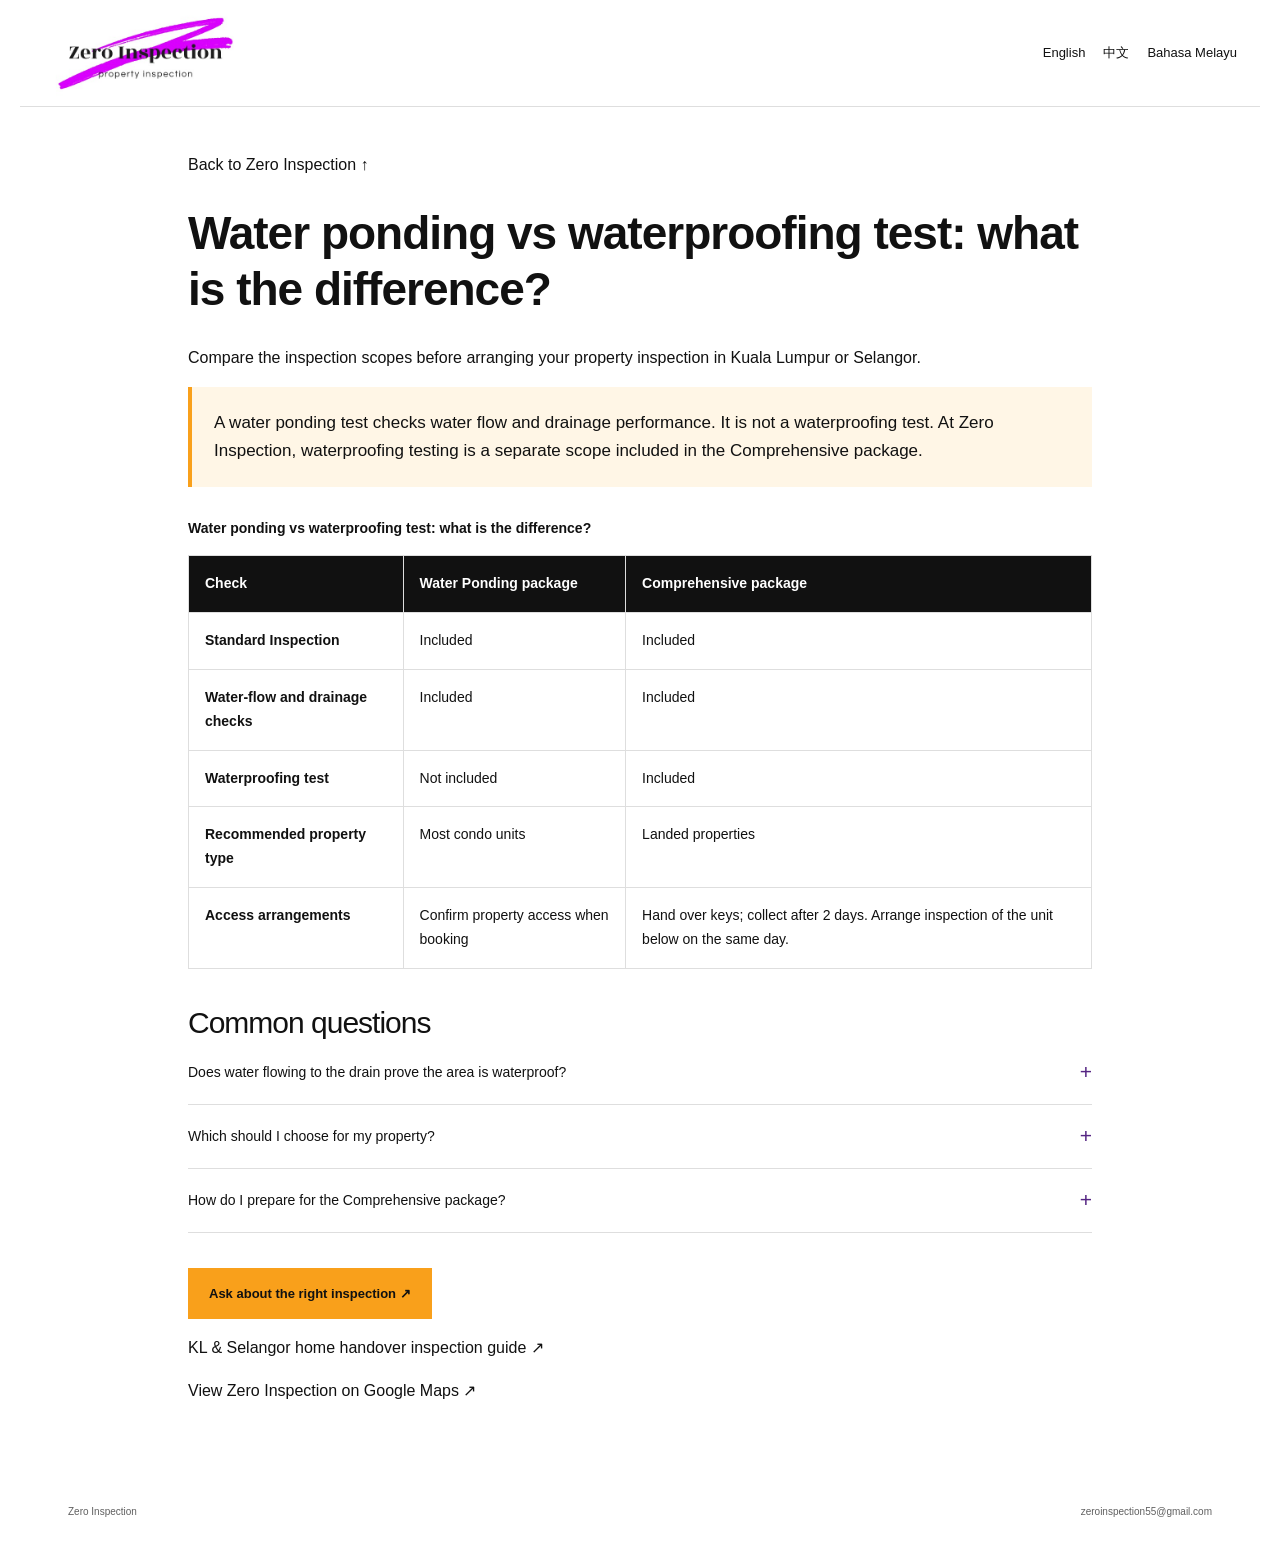
<file: water-ponding-vs-waterproofing-test/index.html>
<!doctype html><html lang="en"><head><meta charset="utf-8"><meta name="viewport" content="width=device-width, initial-scale=1"><title>Water ponding vs waterproofing test: what is the difference? | Zero Inspection</title><meta name="description" content="A water ponding test checks water flow and drainage performance. It is not a waterproofing test. At Zero Inspection, waterproofing testing is a separate scope included in the Comprehensive package."><link rel="canonical" href="https://www.zero-inspection.com/water-ponding-vs-waterproofing-test/"><link rel="alternate" hreflang="en" href="https://www.zero-inspection.com/water-ponding-vs-waterproofing-test/"><link rel="alternate" hreflang="zh-Hans" href="https://www.zero-inspection.com/zh/water-ponding-vs-waterproofing-test/"><link rel="alternate" hreflang="ms" href="https://www.zero-inspection.com/ms/water-ponding-vs-waterproofing-test/"><link rel="alternate" hreflang="x-default" href="https://www.zero-inspection.com/water-ponding-vs-waterproofing-test/"><link rel="icon" href="/assets/favicon.png"><link rel="stylesheet" href="/styles.css?v=discovery-20261128"><meta property="og:locale" content="en_MY"><meta name="twitter:card" content="summary_large_image"><meta property="og:image" content="https://www.zero-inspection.com/assets/inspection-overview.jpg"><meta name="robots" content="index, follow, max-image-preview:large"><script type="application/ld+json">{"@context":"https://schema.org","@graph":[{"@type":"Organization","@id":"https://www.zero-inspection.com/#organization","name":"Zero Inspection","url":"https://www.zero-inspection.com/","logo":{"@type":"ImageObject","url":"https://www.zero-inspection.com/assets/logo.jpeg"},"telephone":"+601155823072","email":"zeroinspection55@gmail.com","sameAs":["https://www.facebook.com/zeroinspection","https://www.instagram.com/zeroinspection/","https://www.tiktok.com/@zeroinspection6","https://share.google/tIMgaBd1vBHEgh4ec"],"contactPoint":{"@type":"ContactPoint","telephone":"+601155823072","contactType":"customer service","availableLanguage":["English","Chinese","Malay"]}},{"@type":"WebSite","@id":"https://www.zero-inspection.com/#website","url":"https://www.zero-inspection.com/","name":"Zero Inspection","publisher":{"@id":"https://www.zero-inspection.com/#organization"},"inLanguage":["en","zh-Hans","ms"]},{"@type":"WebPage","@id":"https://www.zero-inspection.com/water-ponding-vs-waterproofing-test/#webpage","url":"https://www.zero-inspection.com/water-ponding-vs-waterproofing-test/","name":"Water ponding vs waterproofing test: what is the difference? | Zero Inspection","description":"A water ponding test checks water flow and drainage performance. It is not a waterproofing test. At Zero Inspection, waterproofing testing is a separate scope included in the Comprehensive package.","inLanguage":"en","isPartOf":{"@id":"https://www.zero-inspection.com/#website"},"about":{"@id":"https://www.zero-inspection.com/#organization"},"breadcrumb":{"@id":"https://www.zero-inspection.com/water-ponding-vs-waterproofing-test/#breadcrumb"}},{"@type":"BreadcrumbList","@id":"https://www.zero-inspection.com/water-ponding-vs-waterproofing-test/#breadcrumb","itemListElement":[{"@type":"ListItem","position":1,"name":"Zero Inspection","item":"https://www.zero-inspection.com/"},{"@type":"ListItem","position":2,"name":"Water ponding vs waterproofing test: what is the difference? | Zero Inspection","item":"https://www.zero-inspection.com/water-ponding-vs-waterproofing-test/"}]},{"@type":"Service","name":"Property defect inspection","provider":{"@id":"https://www.zero-inspection.com/#organization"},"areaServed":[{"@type":"City","name":"Kuala Lumpur"},{"@type":"AdministrativeArea","name":"Selangor"}],"url":"https://www.zero-inspection.com/#packages"}]}</script><meta property="og:title" content="Water ponding vs waterproofing test: what is the difference? | Zero Inspection"><meta property="og:description" content="A water ponding test checks water flow and drainage performance. It is not a waterproofing test. At Zero Inspection, waterproofing testing is a separate scope included in the Comprehensive package."><meta property="og:url" content="https://www.zero-inspection.com/water-ponding-vs-waterproofing-test/"></head><body><header class="resource-header"><a class="brand" href="/" target="_blank" rel="noopener noreferrer"><img src="/assets/logo.jpeg" alt="Zero Inspection" width="500" height="500"></a><nav aria-label="Language"><a href="/water-ponding-vs-waterproofing-test/" lang="en" target="_blank" rel="noopener noreferrer">English</a><a href="/zh/water-ponding-vs-waterproofing-test/" lang="zh-Hans" target="_blank" rel="noopener noreferrer">中文</a><a href="/ms/water-ponding-vs-waterproofing-test/" lang="ms" target="_blank" rel="noopener noreferrer">Bahasa Melayu</a></nav></header><main class="wrap resource-body"><a href="/" target="_blank" rel="noopener noreferrer">Back to Zero Inspection ↑</a><h1>Water ponding vs waterproofing test: what is the difference?</h1><p>Compare the inspection scopes before arranging your property inspection in Kuala Lumpur or Selangor.</p><p class="direct-answer">A water ponding test checks water flow and drainage performance. It is not a waterproofing test. At Zero Inspection, waterproofing testing is a separate scope included in the Comprehensive package.</p><div class="comparison-scroll" role="region" aria-label="Water ponding vs waterproofing test: what is the difference?" tabindex="0"><table class="comparison-table"><caption>Water ponding vs waterproofing test: what is the difference?</caption><thead><tr><th scope="col">Check</th><th scope="col">Water Ponding package</th><th scope="col">Comprehensive package</th></tr></thead><tbody><tr><th scope="row">Standard Inspection</th><td>Included</td><td>Included</td></tr><tr><th scope="row">Water-flow and drainage checks</th><td>Included</td><td>Included</td></tr><tr><th scope="row">Waterproofing test</th><td>Not included</td><td>Included</td></tr><tr><th scope="row">Recommended property type</th><td>Most condo units</td><td>Landed properties</td></tr><tr><th scope="row">Access arrangements</th><td>Confirm property access when booking</td><td>Hand over keys; collect after 2 days. Arrange inspection of the unit below on the same day.</td></tr></tbody></table></div><section class="faq-list"><h2>Common questions</h2><details><summary>Does water flowing to the drain prove the area is waterproof?</summary><p>No. Drainage flow and waterproofing are different inspection scopes. A drainage-flow check should not be described as proof of waterproofing.</p></details><details><summary>Which should I choose for my property?</summary><p>For most condo units, start with Water Ponding Inspection. Comprehensive Inspection is recommended for landed properties and includes waterproofing testing. Share your property type and access arrangements so we can confirm the suitable scope.</p></details><details><summary>How do I prepare for the Comprehensive package?</summary><p>Arrange key handover for 2 days and coordinate access to the unit below for inspection on the same day. Confirm these arrangements with us before booking.</p></details></section><p><a class="button primary" href="https://wa.me/601155823072?text=Ask%20about%20the%20right%20inspection" target="_blank" rel="noopener noreferrer">Ask about the right inspection ↗</a></p><p><a href="/home-handover-inspection-kl-selangor/" target="_blank" rel="noopener noreferrer">KL & Selangor home handover inspection guide ↗</a></p><p><a href="https://share.google/tIMgaBd1vBHEgh4ec" target="_blank" rel="noopener noreferrer">View Zero Inspection on Google Maps ↗</a></p></main><footer class="wrap footer"><span>Zero Inspection</span><a href="mailto:zeroinspection55@gmail.com">zeroinspection55@gmail.com</a></footer></body></html>
</file>
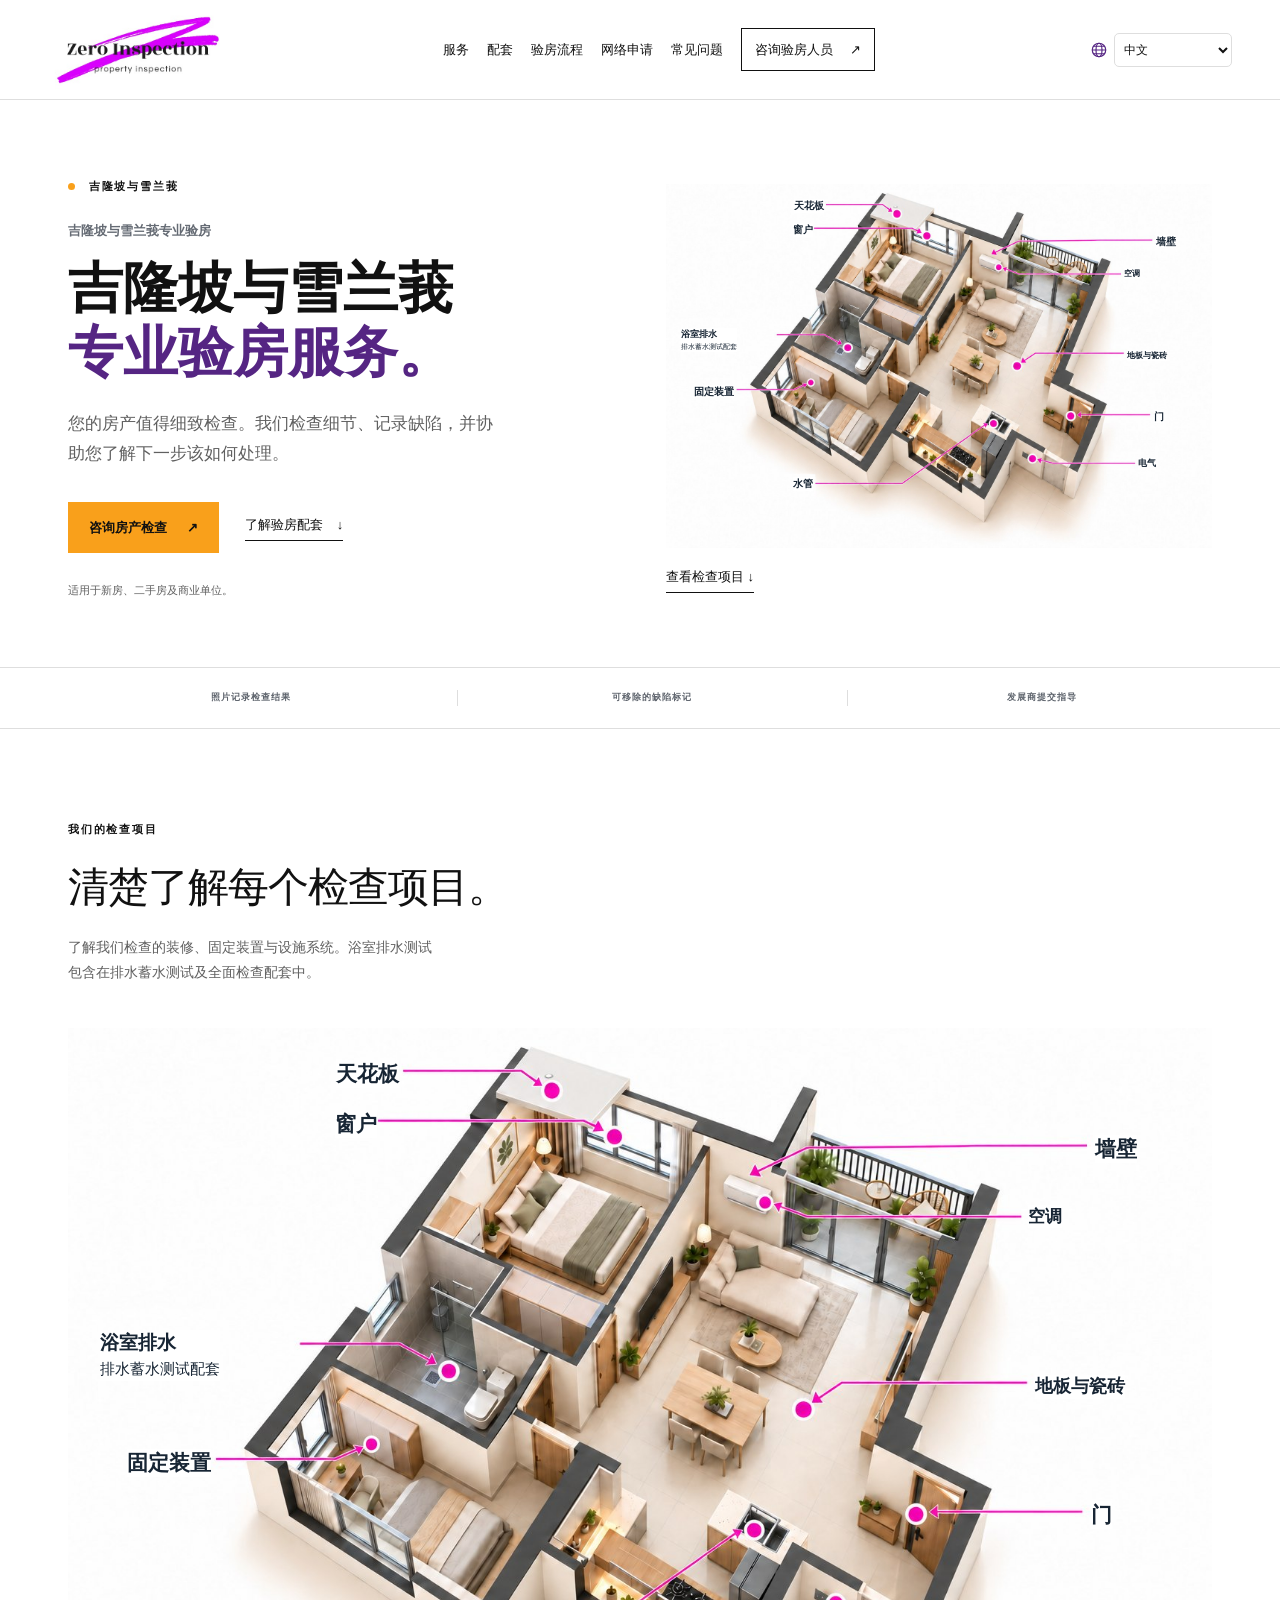
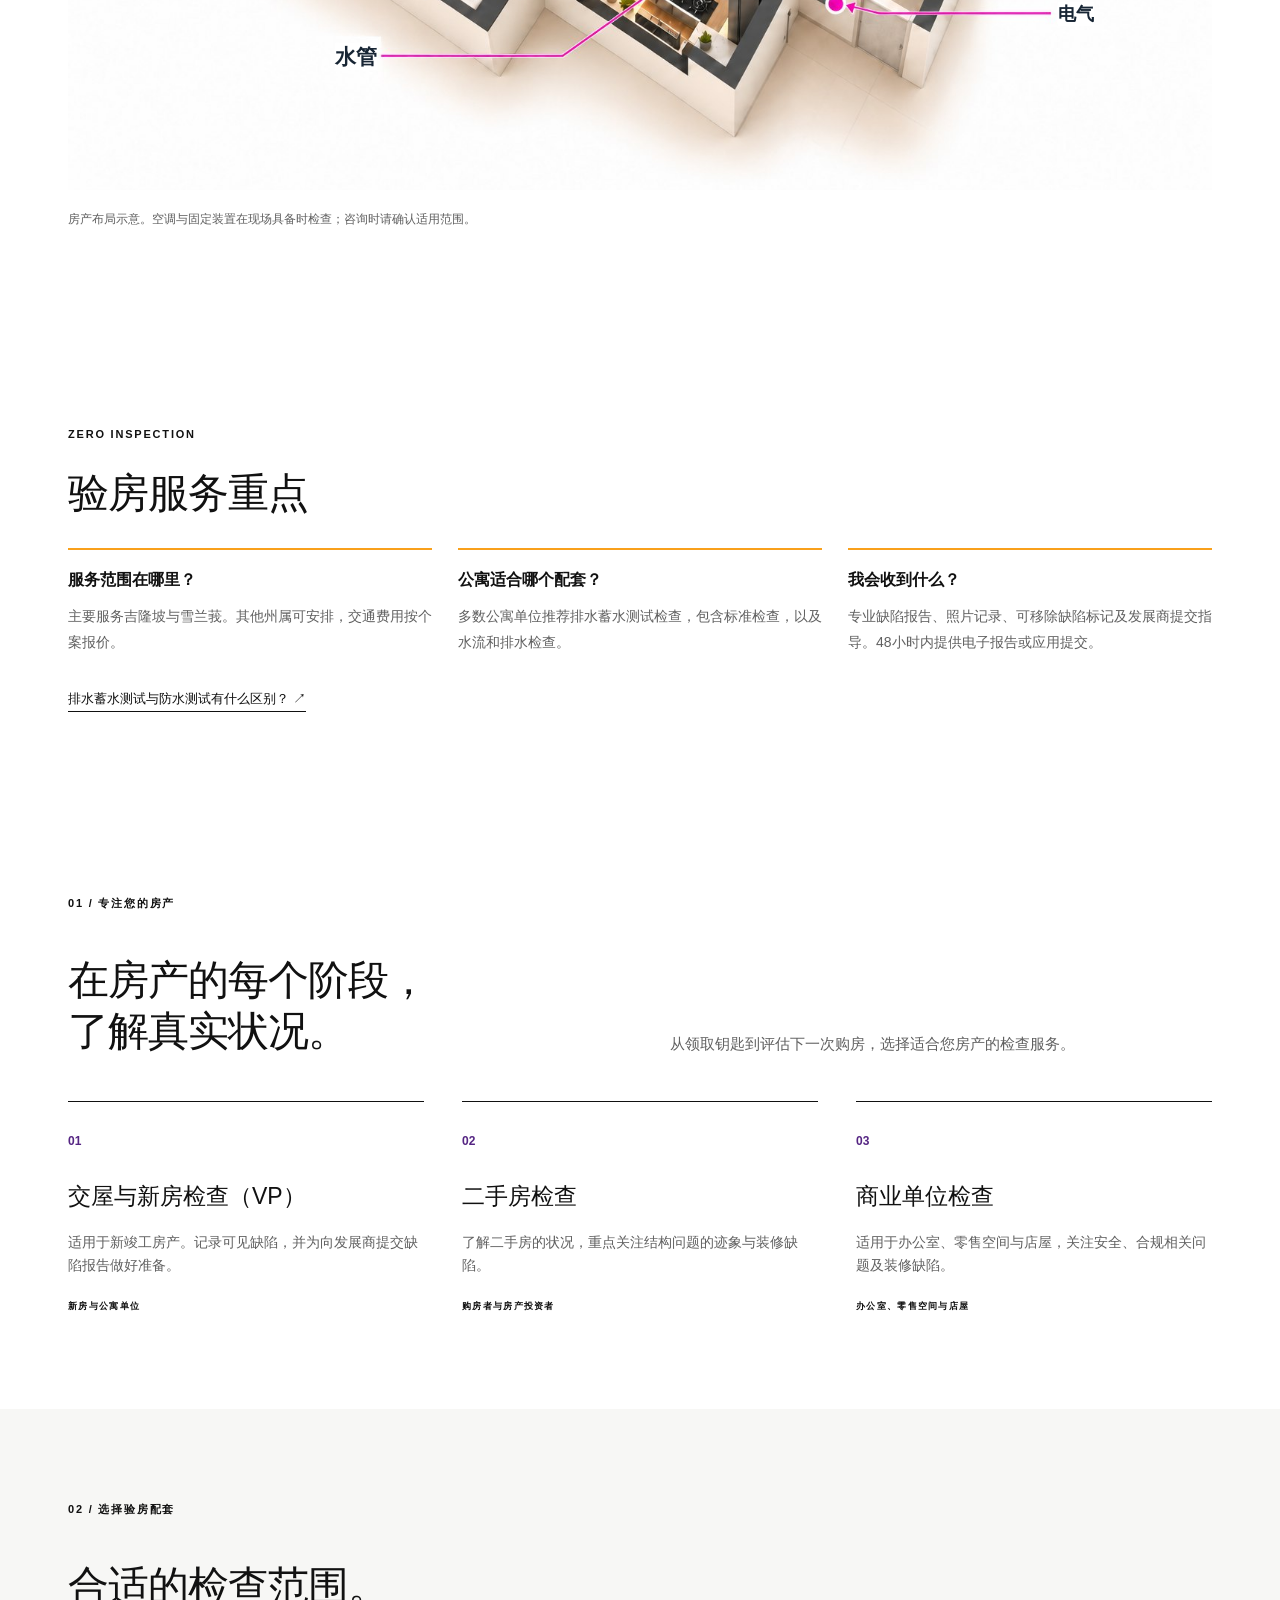
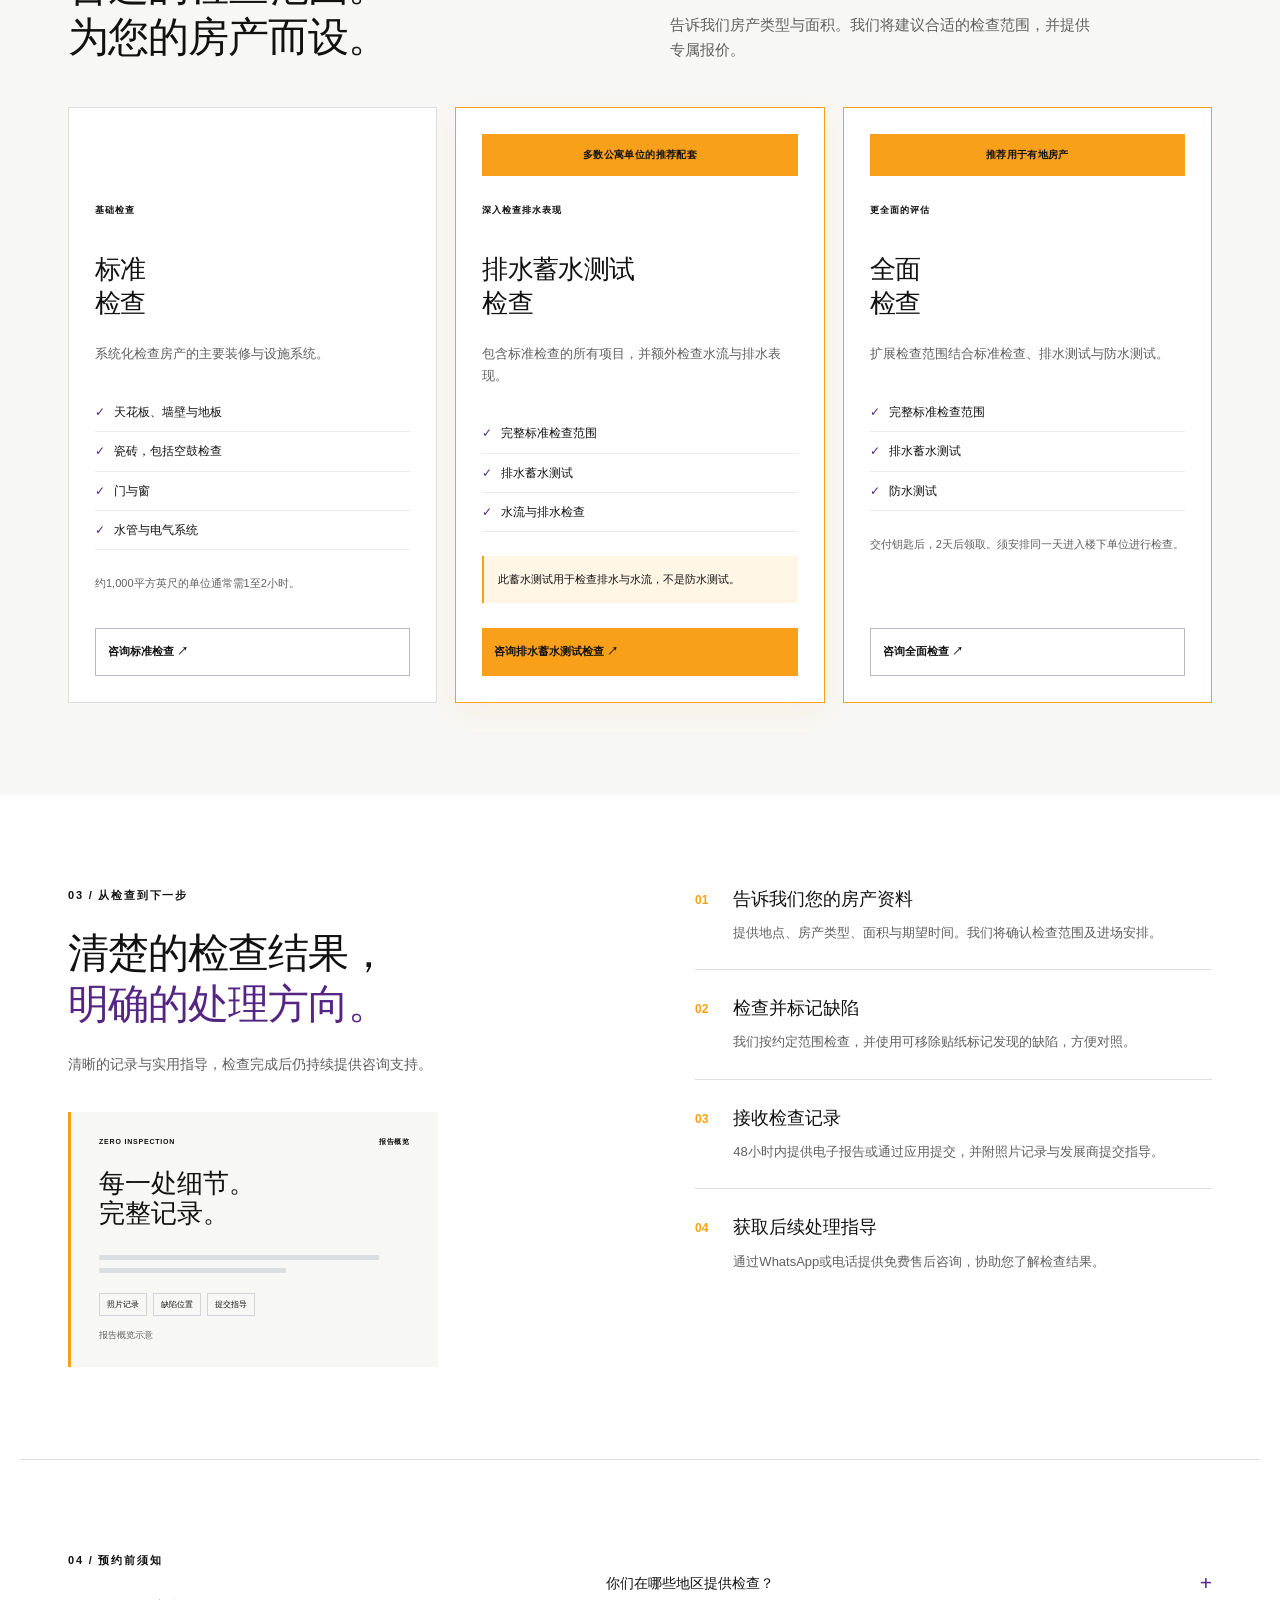
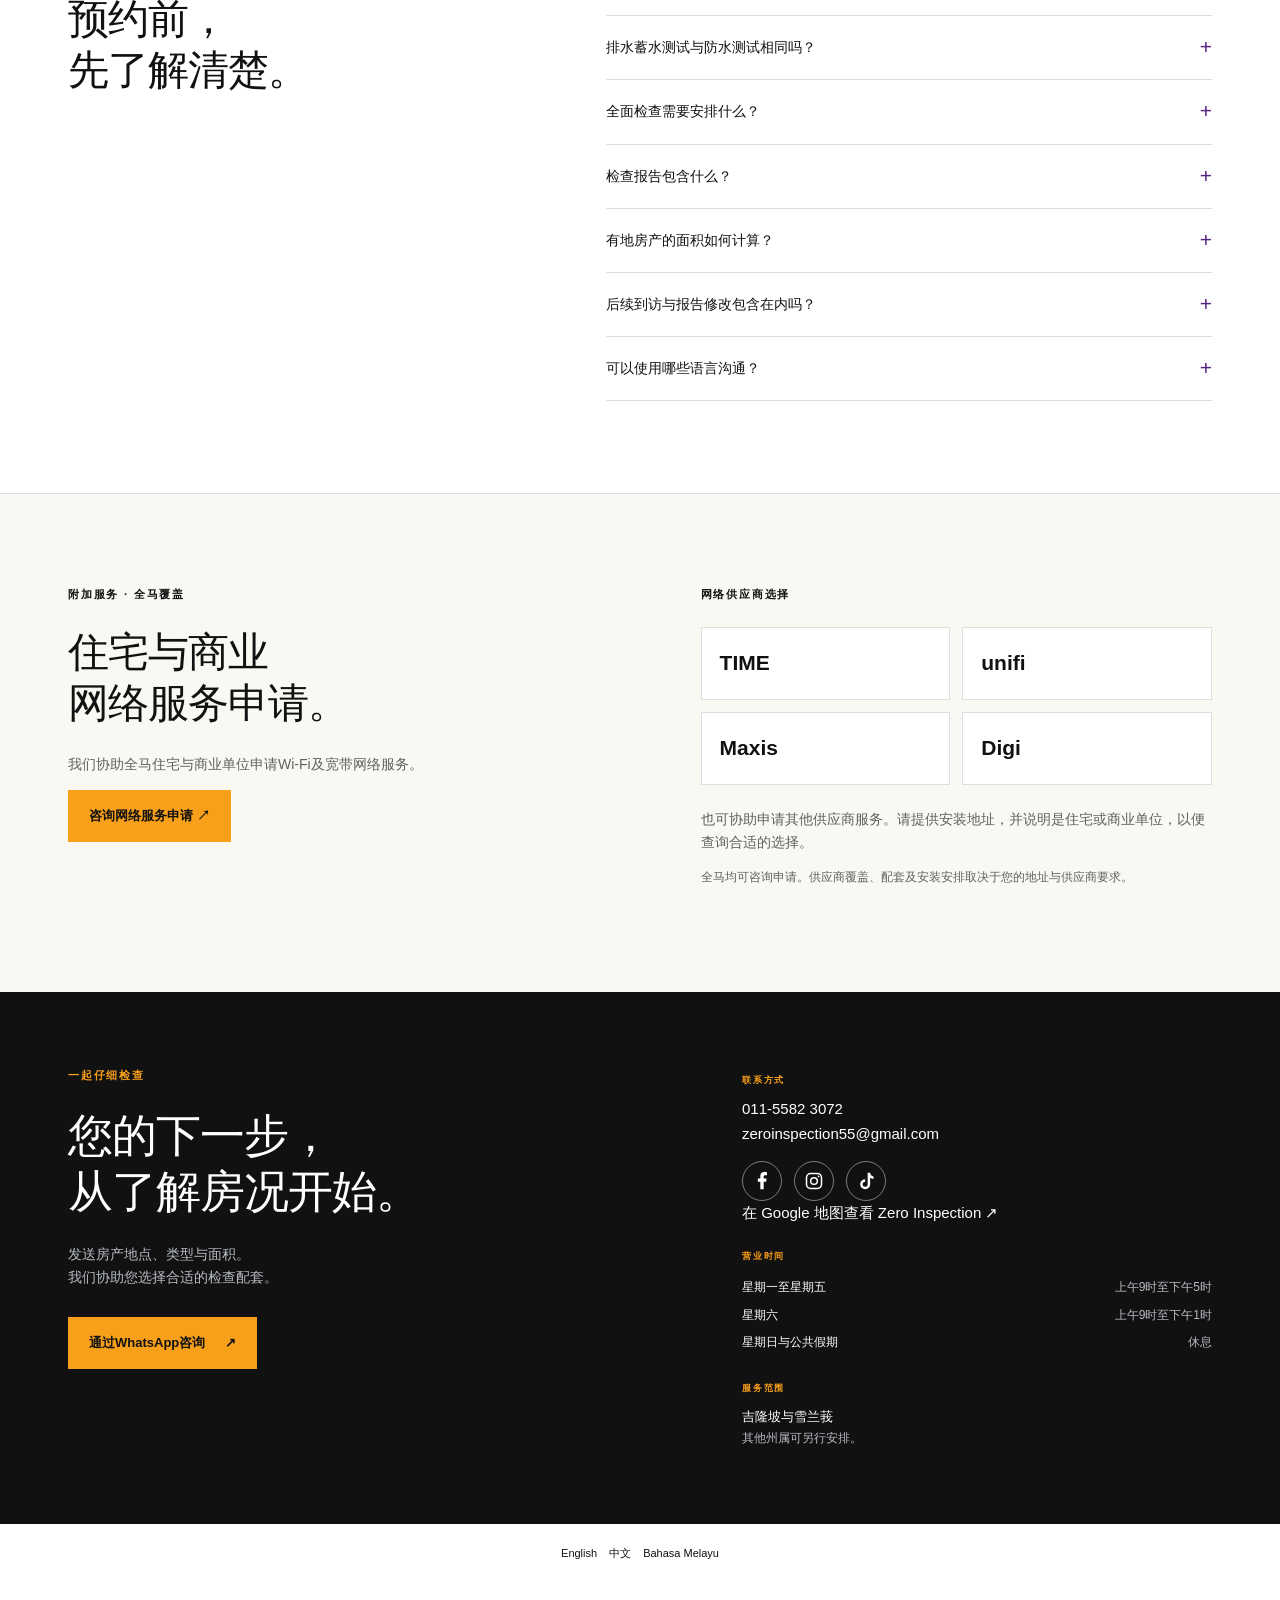
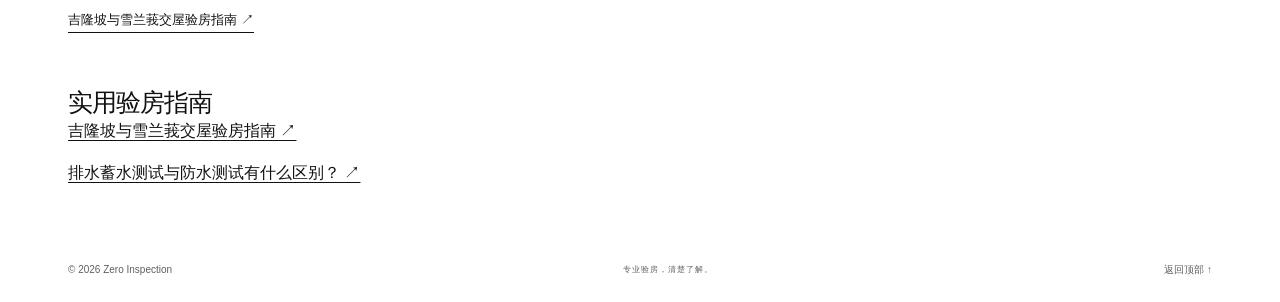
<file: zh/index.html>
<!doctype html>
<html lang="zh-Hans">
<head>
  <meta charset="utf-8"><meta name="viewport" content="width=device-width, initial-scale=1">
  <title>吉隆坡与雪兰莪专业验房及房屋缺陷检查 | Zero Inspection</title>
  <meta name="description" content="吉隆坡与雪兰莪专业房屋缺陷检查，涵盖新房交屋、公寓、二手房及商业单位，提供照片报告、缺陷标记及发展商提交指导。">
  <link rel="canonical" href="https://www.zero-inspection.com/zh/">
  <link rel="alternate" hreflang="en" href="https://www.zero-inspection.com/">
  <link rel="alternate" hreflang="zh-Hans" href="https://www.zero-inspection.com/zh/">
  <link rel="alternate" hreflang="ms" href="https://www.zero-inspection.com/ms/">
  <link rel="alternate" hreflang="x-default" href="https://www.zero-inspection.com/">
  <meta name="theme-color" content="#111111">
  <meta property="og:title" content="吉隆坡与雪兰莪专业验房及房屋缺陷检查 | Zero Inspection">
  <meta property="og:description" content="吉隆坡与雪兰莪专业房屋缺陷检查，涵盖新房交屋、公寓、二手房及商业单位，提供照片报告、缺陷标记及发展商提交指导。">
  <meta property="og:type" content="website">
  <meta property="og:url" content="https://www.zero-inspection.com/zh/">
  <link rel="stylesheet" href="../styles.css?v=discovery-20261128">
  
  
  <link rel="icon" type="image/png" sizes="64x64" href="../assets/favicon.png?v=1">
<meta property="og:locale" content="zh_MY"><meta name="twitter:card" content="summary_large_image"><meta property="og:image" content="https://www.zero-inspection.com/assets/inspection-overview.jpg"><meta name="robots" content="index, follow, max-image-preview:large"><script type="application/ld+json">{"@context":"https://schema.org","@graph":[{"@type":"Organization","@id":"https://www.zero-inspection.com/#organization","name":"Zero Inspection","url":"https://www.zero-inspection.com/","logo":{"@type":"ImageObject","url":"https://www.zero-inspection.com/assets/logo.jpeg"},"telephone":"+601155823072","email":"zeroinspection55@gmail.com","sameAs":["https://www.facebook.com/zeroinspection","https://www.instagram.com/zeroinspection/","https://www.tiktok.com/@zeroinspection6","https://share.google/tIMgaBd1vBHEgh4ec"],"contactPoint":{"@type":"ContactPoint","telephone":"+601155823072","contactType":"customer service","availableLanguage":["English","Chinese","Malay"]}},{"@type":"WebSite","@id":"https://www.zero-inspection.com/#website","url":"https://www.zero-inspection.com/","name":"Zero Inspection","publisher":{"@id":"https://www.zero-inspection.com/#organization"},"inLanguage":["en","zh-Hans","ms"]},{"@type":"WebPage","@id":"https://www.zero-inspection.com/zh/#webpage","url":"https://www.zero-inspection.com/zh/","name":"吉隆坡与雪兰莪专业验房及房屋缺陷检查 | Zero Inspection","description":"吉隆坡与雪兰莪专业房屋缺陷检查，涵盖新房交屋、公寓、二手房及商业单位，提供照片报告、缺陷标记及发展商提交指导。","inLanguage":"zh-Hans","isPartOf":{"@id":"https://www.zero-inspection.com/#website"},"about":{"@id":"https://www.zero-inspection.com/#organization"},"breadcrumb":{"@id":"https://www.zero-inspection.com/zh/#breadcrumb"}},{"@type":"BreadcrumbList","@id":"https://www.zero-inspection.com/zh/#breadcrumb","itemListElement":[{"@type":"ListItem","position":1,"name":"Zero Inspection","item":"https://www.zero-inspection.com/zh/"}]},{"@type":"Service","name":"房产缺陷检查","provider":{"@id":"https://www.zero-inspection.com/#organization"},"areaServed":[{"@type":"City","name":"Kuala Lumpur"},{"@type":"AdministrativeArea","name":"Selangor"}],"url":"https://www.zero-inspection.com/zh/#packages"}]}</script></head>
<body>
  <a class="skip" href="#main">跳至主要内容</a>
  <header class="header">
    <a class="brand" href="#" aria-label="Zero Inspection home"><img src="../assets/logo.jpeg" alt="Zero Inspection — property inspection" width="500" height="500"></a>
    <button class="menu" aria-expanded="false" aria-controls="navigation">菜单 <span aria-hidden="true">☰</span></button>
    <nav id="navigation" aria-label="Main navigation"><a href="#services">服务</a><a href="#packages">配套</a><a href="#process">验房流程</a><a href="#internet">网络申请</a><a href="#faq">常见问题</a><a class="nav-contact" href="#contact">咨询验房人员 <span aria-hidden="true">↗</span></a></nav><div class="language-switcher"><svg viewBox="0 0 24 24" fill="none" stroke="currentColor" stroke-width="1.6" aria-hidden="true"><circle cx="12" cy="12" r="9"/><ellipse cx="12" cy="12" rx="4" ry="9"/><path d="M3 12h18M5 7h14M5 17h14"/></svg><select id="language-select" aria-label="Website language / 网站语言 / Bahasa laman"><option value="en">English</option><option value="zh-Hans" selected>中文</option><option value="ms">Bahasa Melayu</option></select></div>
    
  </header>
  <main id="main">
    <section class="hero wrap">
      <div class="hero-copy"><p class="eyebrow"><span class="dot"></span> 吉隆坡与雪兰莪</p><p class="hero-service">吉隆坡与雪兰莪专业验房</p><h1>吉隆坡与雪兰莪<br><em>专业验房服务。</em></h1><p class="intro">您的房产值得细致检查。我们检查细节、记录缺陷，并协助您了解下一步该如何处理。</p><div class="actions"><a class="button primary" href="https://wa.me/601155823072?text=Hi%20Zero%20Inspection%2C%20I%20would%20like%20to%20enquire%20about%20a%20property%20inspection." data-inspection-message="0" target="_blank" rel="noopener noreferrer">咨询房产检查 <span aria-hidden="true">↗</span></a><a class="text-link" href="#packages">了解验房配套 <span aria-hidden="true">↓</span></a></div><p class="hero-note">适用于新房、二手房及商业单位。</p></div>
      <div class="hero-diagram"><figure class="inspection-figure"><img src="../assets/inspection-overview.jpg" width="1536" height="1024" alt="房产检查示意图：天花板、窗户、墙壁、空调、浴室排水、固定装置、地板与瓷砖、门、电气及水管" fetchpriority="high" decoding="async"><div class="diagram-label ceiling">天花板</div><div class="diagram-label windows">窗户</div><div class="diagram-label walls">墙壁</div><div class="diagram-label aircond">空调</div><div class="diagram-label drainage">浴室排水<br><small>排水蓄水测试配套</small></div><div class="diagram-label fixtures">固定装置</div><div class="diagram-label floors">地板与瓷砖</div><div class="diagram-label doors">门</div><div class="diagram-label electrical">电气</div><div class="diagram-label plumbing">水管</div></figure><a class="text-link" href="#inspection-scope">查看检查项目 ↓</a></div>
    </section>
    <div class="trust-strip"><div class="wrap trust-inner"><span>照片记录检查结果</span><span>可移除的缺陷标记</span><span>发展商提交指导</span></div></div>
    <section id="inspection-scope" class="section wrap"><p class="eyebrow">我们的检查项目</p><h2>清楚了解每个检查项目。</h2><p class="section-intro">了解我们检查的装修、固定装置与设施系统。浴室排水测试包含在排水蓄水测试及全面检查配套中。</p><p class="mobile-diagram-hint">左右滑动，查看所有检查项目标签。</p><div class="diagram-scroll" tabindex="0" role="region" aria-label="检查示意图 — 可左右滑动"><figure class="inspection-figure"><img src="../assets/inspection-overview.jpg" width="1536" height="1024" alt="房产检查示意图：天花板、窗户、墙壁、空调、浴室排水、固定装置、地板与瓷砖、门、电气及水管" loading="lazy" decoding="async"><div class="diagram-label ceiling">天花板</div><div class="diagram-label windows">窗户</div><div class="diagram-label walls">墙壁</div><div class="diagram-label aircond">空调</div><div class="diagram-label drainage">浴室排水<br><small>排水蓄水测试配套</small></div><div class="diagram-label fixtures">固定装置</div><div class="diagram-label floors">地板与瓷砖</div><div class="diagram-label doors">门</div><div class="diagram-label electrical">电气</div><div class="diagram-label plumbing">水管</div></figure></div><p class="diagram-caption">房产布局示意。空调与固定装置在现场具备时检查；咨询时请确认适用范围。</p></section>
    <section class="section wrap answer-section" aria-label="验房服务重点"><p class="eyebrow">ZERO INSPECTION</p><h2>验房服务重点</h2><dl class="answer-facts"><div><dt>服务范围在哪里？</dt><dd>主要服务吉隆坡与雪兰莪。其他州属可安排，交通费用按个案报价。</dd></div><div><dt>公寓适合哪个配套？</dt><dd>多数公寓单位推荐排水蓄水测试检查，包含标准检查，以及水流和排水检查。</dd></div><div><dt>我会收到什么？</dt><dd>专业缺陷报告、照片记录、可移除缺陷标记及发展商提交指导。48小时内提供电子报告或应用提交。</dd></div></dl><a class="text-link" href="/zh/water-ponding-vs-waterproofing-test/" target="_blank" rel="noopener noreferrer">排水蓄水测试与防水测试有什么区别？ ↗</a></section><section id="services" class="section wrap"><div class="section-heading"><p class="eyebrow">01 / 专注您的房产</p><h2>在房产的每个阶段，<br>了解真实状况。</h2><p>从领取钥匙到评估下一次购房，选择适合您房产的检查服务。</p></div><div class="services-grid"><article><span class="number">01</span><h3>交屋与新房检查（VP）</h3><p>适用于新竣工房产。记录可见缺陷，并为向发展商提交缺陷报告做好准备。</p><span class="service-caption">新房与公寓单位</span></article><article><span class="number">02</span><h3>二手房检查</h3><p>了解二手房的状况，重点关注结构问题的迹象与装修缺陷。</p><span class="service-caption">购房者与房产投资者</span></article><article><span class="number">03</span><h3>商业单位检查</h3><p>适用于办公室、零售空间与店屋，关注安全、合规相关问题及装修缺陷。</p><span class="service-caption">办公室、零售空间与店屋</span></article></div></section>
    <section id="packages" class="package-section"><div class="wrap section"><div class="section-heading"><p class="eyebrow">02 / 选择验房配套</p><h2>合适的检查范围。<br>为您的房产而设。</h2><p>告诉我们房产类型与面积。我们将建议合适的检查范围，并提供专属报价。</p></div><div class="packages"><article class="package"><p class="package-kicker">基础检查</p><h3>标准<br>检查</h3><p>系统化检查房产的主要装修与设施系统。</p><ul><li>天花板、墙壁与地板</li><li>瓷砖，包括空鼓检查</li><li>门与窗</li><li>水管与电气系统</li></ul><p class="timing">约1,000平方英尺的单位通常需1至2小时。</p><a class="button outline" href="https://wa.me/601155823072?text=Hi%20Zero%20Inspection%2C%20please%20advise%20on%20the%20Standard%20Inspection%20package." data-inspection-message="1" target="_blank" rel="noopener noreferrer">咨询标准检查 ↗</a></article><article class="package featured"><span class="recommendation">多数公寓单位的推荐配套</span><p class="package-kicker">深入检查排水表现</p><h3>排水蓄水测试<br>检查</h3><p>包含标准检查的所有项目，并额外检查水流与排水表现。</p><ul><li>完整标准检查范围</li><li>排水蓄水测试</li><li>水流与排水检查</li></ul><div class="scope-note">此蓄水测试用于检查排水与水流，不是防水测试。</div><a class="button primary" href="https://wa.me/601155823072?text=Hi%20Zero%20Inspection%2C%20I%20am%20interested%20in%20Water%20Ponding%20Inspection%20for%20my%20property." data-inspection-message="2" target="_blank" rel="noopener noreferrer">咨询排水蓄水测试检查 ↗</a></article><article class="package landed-recommended"><span class="recommendation">推荐用于有地房产</span><p class="package-kicker">更全面的评估</p><h3>全面<br>检查</h3><p>扩展检查范围结合标准检查、排水测试与防水测试。</p><ul><li>完整标准检查范围</li><li>排水蓄水测试</li><li>防水测试</li></ul><p class="timing">交付钥匙后，2天后领取。须安排同一天进入楼下单位进行检查。</p><a class="button outline" href="https://wa.me/601155823072?text=Hi%20Zero%20Inspection%2C%20please%20advise%20on%20Comprehensive%20Inspection%20and%20the%20access%20arrangements." data-inspection-message="3" target="_blank" rel="noopener noreferrer">咨询全面检查 ↗</a></article></div></div></section>
    <section id="process" class="section wrap process"><div><p class="eyebrow">03 / 从检查到下一步</p><h2>清楚的检查结果，<br><em>明确的处理方向。</em></h2><p class="section-intro">清晰的记录与实用指导，检查完成后仍持续提供咨询支持。</p><div class="report-illustration" aria-label="Illustrative defect report"><div class="report-top"><span>ZERO INSPECTION</span><span>报告概览</span></div><h3>每一处细节。<br>完整记录。</h3><div class="report-line"></div><div class="report-line short"></div><div class="report-tags"><span>照片记录</span><span>缺陷位置</span><span>提交指导</span></div><p>报告概览示意</p></div></div><ol class="steps"><li><span>01</span><div><h3>告诉我们您的房产资料</h3><p>提供地点、房产类型、面积与期望时间。我们将确认检查范围及进场安排。</p></div></li><li><span>02</span><div><h3>检查并标记缺陷</h3><p>我们按约定范围检查，并使用可移除贴纸标记发现的缺陷，方便对照。</p></div></li><li><span>03</span><div><h3>接收检查记录</h3><p>48小时内提供电子报告或通过应用提交，并附照片记录与发展商提交指导。</p></div></li><li><span>04</span><div><h3>获取后续处理指导</h3><p>通过WhatsApp或电话提供免费售后咨询，协助您了解检查结果。</p></div></li></ol></section>
    <section id="faq" class="faq-section section wrap"><div><p class="eyebrow">04 / 预约前须知</p><h2>预约前，<br>先了解清楚。</h2></div><div class="faq-list"><details><summary>你们在哪些地区提供检查？</summary><p>主要服务范围为吉隆坡与雪兰莪。其他州属可安排检查，额外交通费按个案报价。</p></details><details><summary>排水蓄水测试与防水测试相同吗？</summary><p>不同。排水蓄水测试检查水流与排水表现。防水测试属于独立项目，包含在全面检查配套中。</p></details><details><summary>全面检查需要安排什么？</summary><p>交付钥匙后2天领取。须在同一天检查楼下单位，因此需提前协调进场。请联系我们确认安排。</p></details><details><summary>检查报告包含什么？</summary><p>交付内容包括专业缺陷报告（PDF或应用提交）、照片记录及发展商提交指导。电子报告或应用提交将在48小时内提供。</p></details><details><summary>有地房产的面积如何计算？</summary><p>面积包括车棚、后院及建筑面积。请提供房产资料，以便我们确认范围与报价。</p></details><details><summary>后续到访与报告修改包含在内吗？</summary><p>报价包含一次到访。因客户安排而另行到访、第二次检查或第二次报告修改均需额外收费。我们会在进行前确认适用条款。</p></details><details><summary>可以使用哪些语言沟通？</summary><p>我们支持英语、中文与马来语。联系时请告知您的语言偏好。</p></details></div></section>
    <section id="internet" class="internet-section"><div class="section wrap internet-inner"><div><p class="eyebrow">附加服务 · 全马覆盖</p><h2>住宅与商业<br>网络服务申请。</h2><p>我们协助全马住宅与商业单位申请Wi-Fi及宽带网络服务。</p><a class="button primary" data-enquiry="internet" href="https://wa.me/601155823072?text=Hi%20Zero%20Inspection%2C%20I%20would%20like%20help%20applying%20for%20internet%20service." target="_blank" rel="noopener noreferrer">咨询网络服务申请 ↗</a></div><div><p class="eyebrow">网络供应商选择</p><div class="provider-list"><span>TIME</span><span>unifi</span><span>Maxis</span><span>Digi</span></div><p>也可协助申请其他供应商服务。请提供安装地址，并说明是住宅或商业单位，以便查询合适的选择。</p><p class="internet-note">全马均可咨询申请。供应商覆盖、配套及安装安排取决于您的地址与供应商要求。</p></div></div></section>
    <section id="contact" class="contact-section"><div class="wrap contact-inner"><div><p class="eyebrow">一起仔细检查</p><h2>您的下一步，<br>从了解房况开始。</h2><p>发送房产地点、类型与面积。<br>我们协助您选择合适的检查配套。</p><a class="button primary" href="https://wa.me/601155823072?text=Hi%20Zero%20Inspection.%0AProperty%20location%3A%20%0AProperty%20type%3A%20%0AFloor%20area%20%28sqft%29%3A%20%0APreferred%20date%3A%20" data-inspection-message="4" target="_blank" rel="noopener noreferrer">通过WhatsApp咨询 <span aria-hidden="true">↗</span></a></div><div class="contact-details"><div><p class="eyebrow">联系方式</p><a href="https://wa.me/601155823072" data-inspection-message="4" aria-label="WhatsApp 011-5582 3072" target="_blank" rel="noopener noreferrer">011-5582 3072</a><a href="mailto:zeroinspection55@gmail.com">zeroinspection55@gmail.com</a><div class="social-links" aria-label="Social media"><a href="https://www.facebook.com/zeroinspection" target="_blank" rel="noopener noreferrer" aria-label="Facebook" title="Facebook"><svg viewBox="0 0 24 24" aria-hidden="true"><path fill="currentColor" d="M14 22v-9h3l.5-4H14V7c0-1.2.4-2 2-2h2V1.4A26 26 0 0 0 15 1c-3 0-5 1.8-5 5v3H7v4h3v9z"/></svg></a><a href="https://www.instagram.com/zeroinspection/" target="_blank" rel="noopener noreferrer" aria-label="Instagram" title="Instagram"><svg viewBox="0 0 24 24" fill="none" stroke="currentColor" stroke-width="1.8" aria-hidden="true"><rect x="3" y="3" width="18" height="18" rx="5"/><circle cx="12" cy="12" r="4"/><circle cx="17.5" cy="6.5" r="1" fill="currentColor" stroke="none"/></svg></a><a href="https://www.tiktok.com/@zeroinspection6" target="_blank" rel="noopener noreferrer" aria-label="TikTok" title="TikTok"><svg viewBox="0 0 24 24" aria-hidden="true"><path fill="currentColor" d="M14 2h3c.3 2.6 1.7 4.2 4 4.5v3a9 9 0 0 1-4-1.3V16a6 6 0 1 1-6-6v3a3 3 0 1 0 3 3z"/></svg></a></div><p><a href="https://share.google/tIMgaBd1vBHEgh4ec" target="_blank" rel="noopener noreferrer">在 Google 地图查看 Zero Inspection ↗</a></p></div><div><p class="eyebrow">营业时间</p><dl><div><dt>星期一至星期五</dt><dd>上午9时至下午5时</dd></div><div><dt>星期六</dt><dd>上午9时至下午1时</dd></div><div><dt>星期日与公共假期</dt><dd>休息</dd></div></dl></div><div><p class="eyebrow">服务范围</p><p>吉隆坡与雪兰莪<br><span>其他州属可另行安排。</span></p></div></div></div></section>
  <div class="locale-links" aria-label="Website languages"><a href="../" lang="en" target="_blank" rel="noopener noreferrer">English</a><a href="../zh/" lang="zh-Hans" target="_blank" rel="noopener noreferrer">中文</a><a href="../ms/" lang="ms" target="_blank" rel="noopener noreferrer">Bahasa Melayu</a></div><div class="wrap" style="padding-top:24px;padding-bottom:24px"><a class="text-link" href="/zh/home-handover-inspection-kl-selangor/" target="_blank" rel="noopener noreferrer">吉隆坡与雪兰莪交屋验房指南 ↗</a></div><section class="wrap guide-links"><h2>实用验房指南</h2><p><a href="/zh/home-handover-inspection-kl-selangor/" target="_blank" rel="noopener noreferrer">吉隆坡与雪兰莪交屋验房指南 ↗</a></p><p><a href="/zh/water-ponding-vs-waterproofing-test/" target="_blank" rel="noopener noreferrer">排水蓄水测试与防水测试有什么区别？ ↗</a></p></section></main><footer class="wrap footer"><span>© <span id="year">2026</span> Zero Inspection</span><span>专业验房，清楚了解。</span><a href="#">返回顶部 ↑</a></footer>
  <script src="../translations.js?v=discovery-20261128"></script>
  <script src="../script.js"></script>
</body>
</html>
</file>
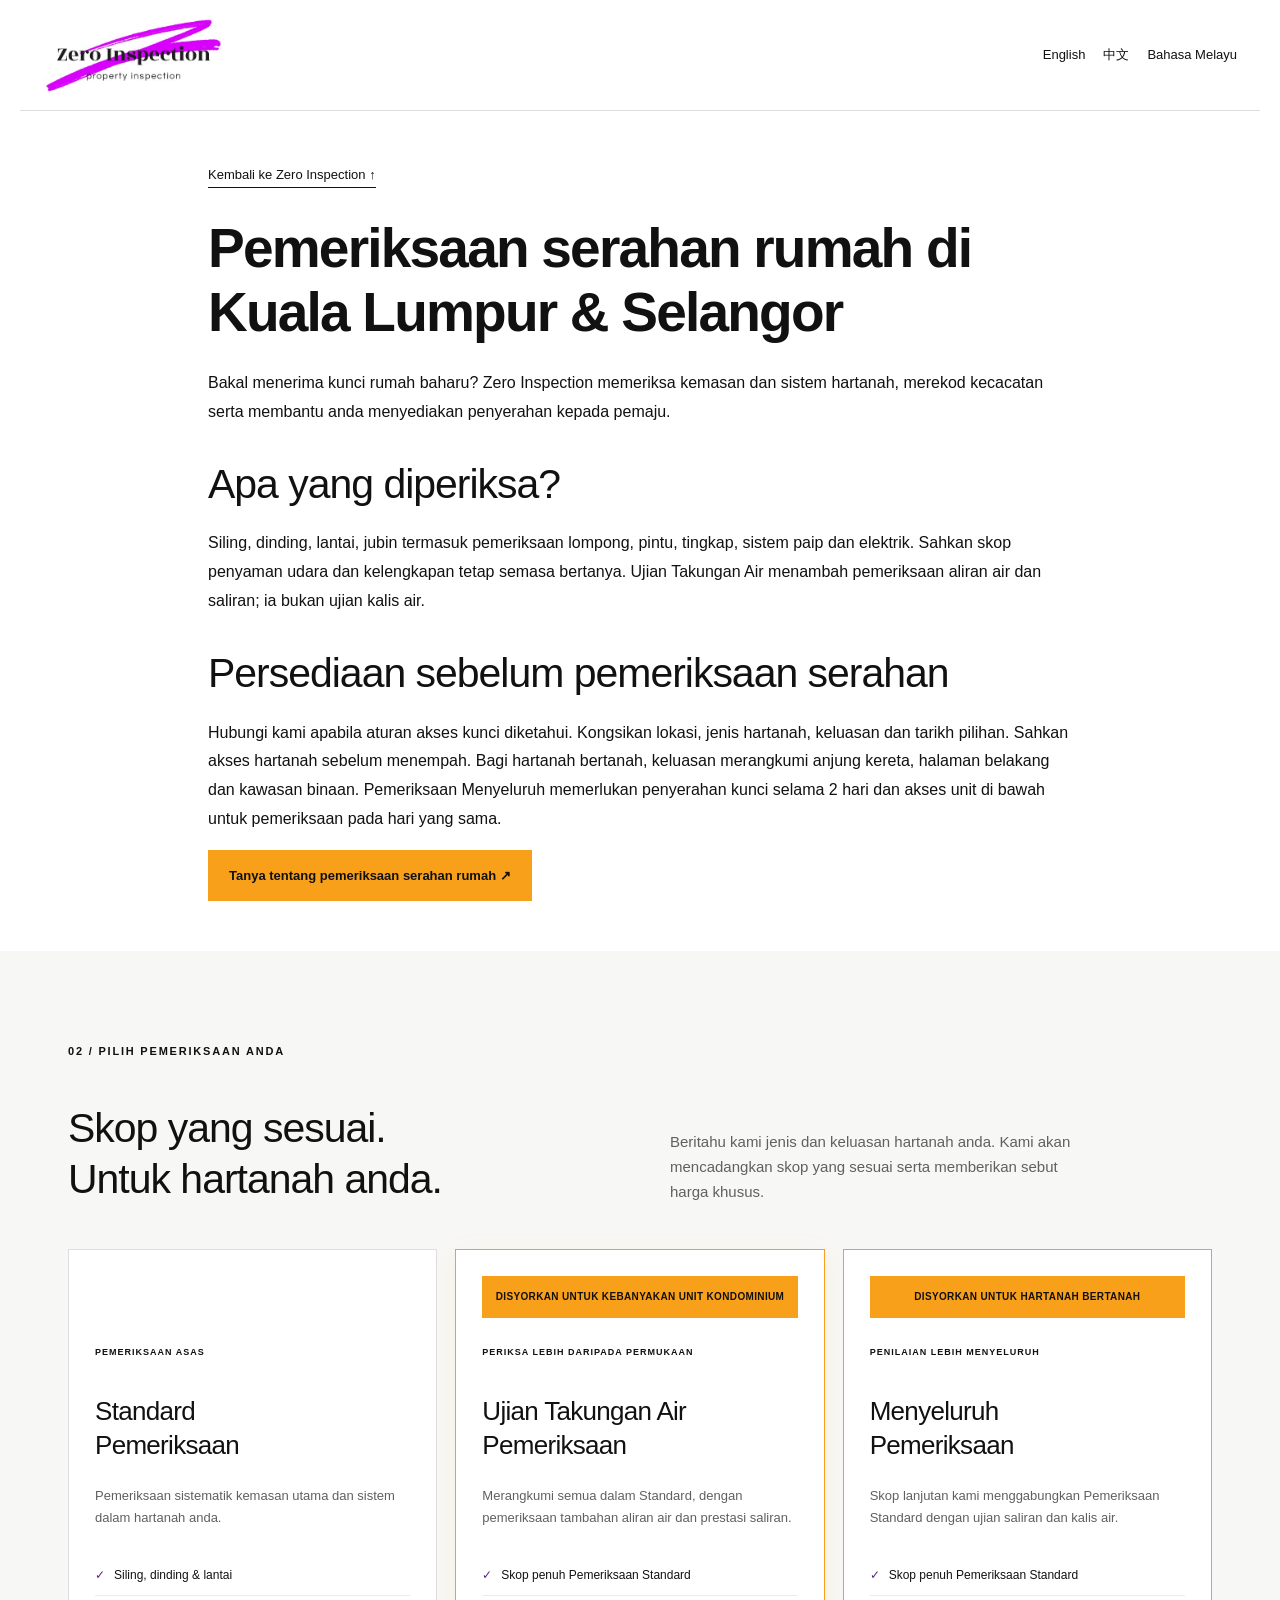
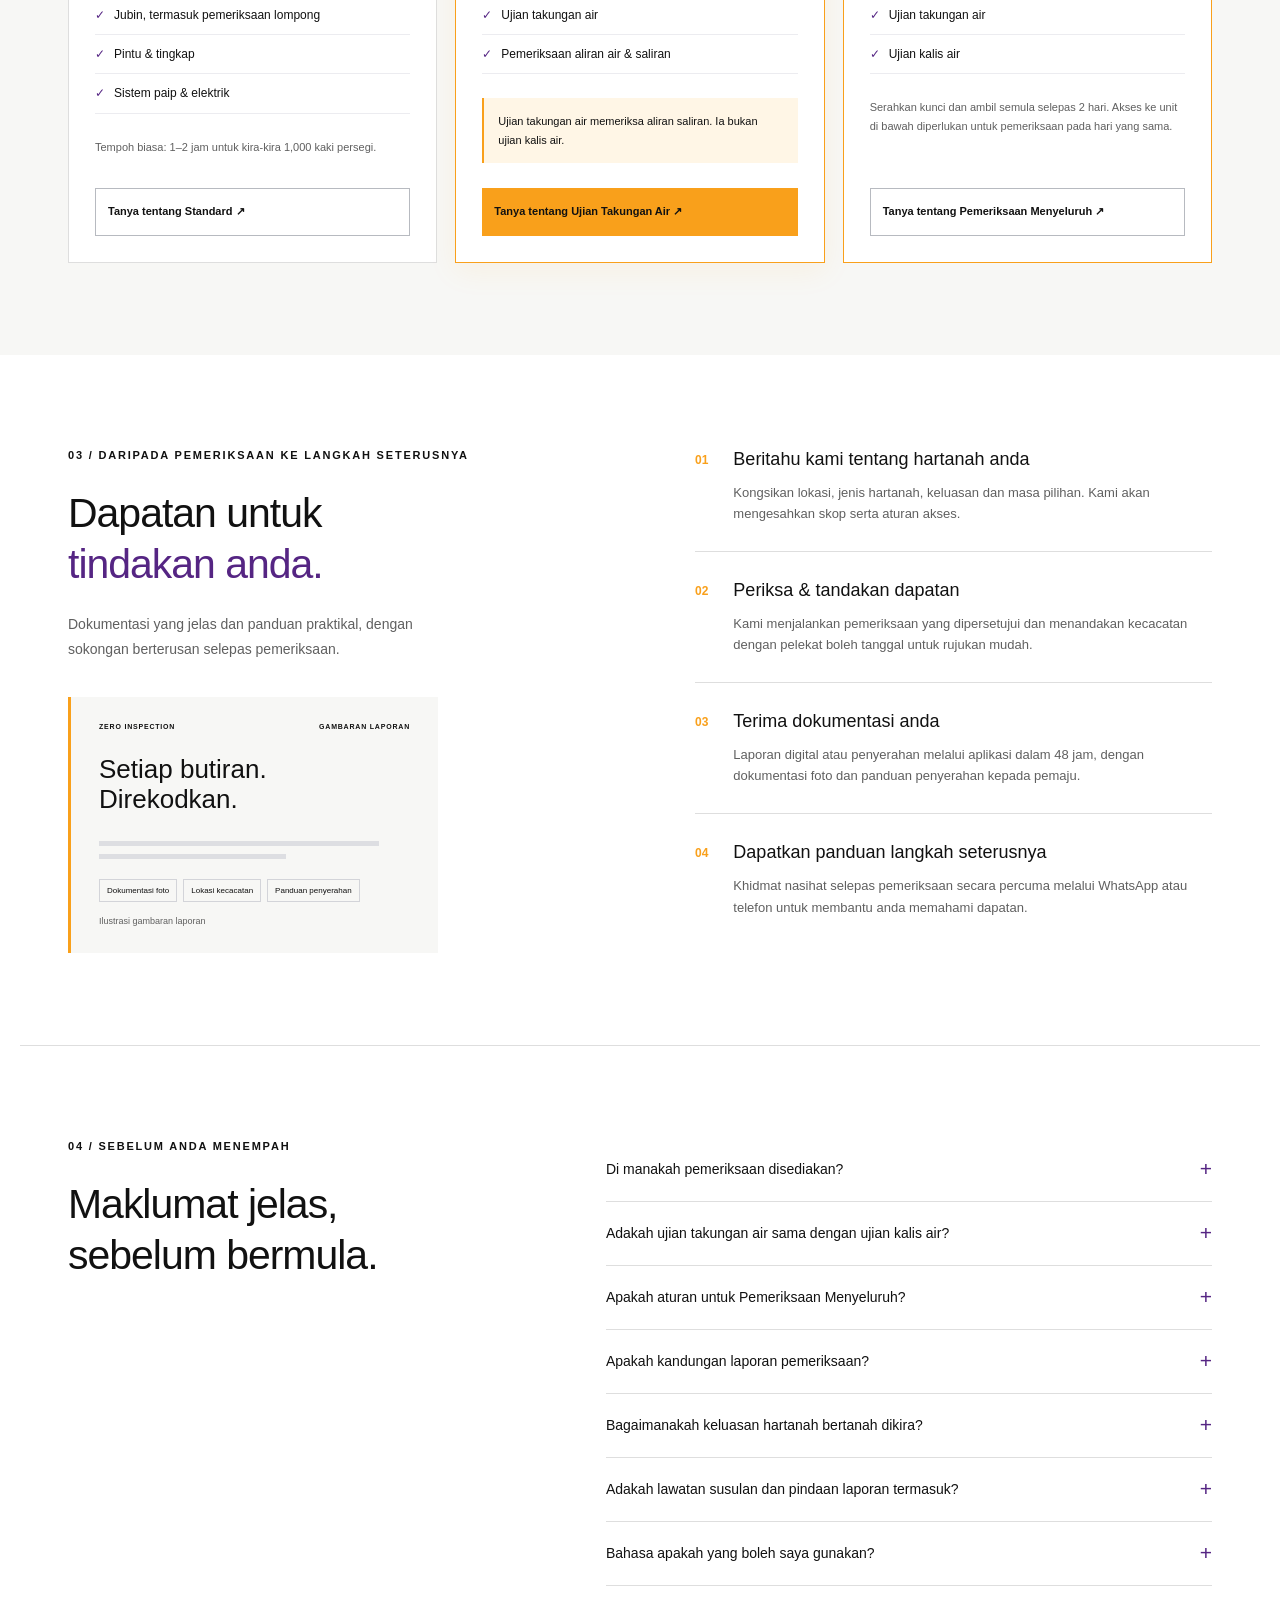
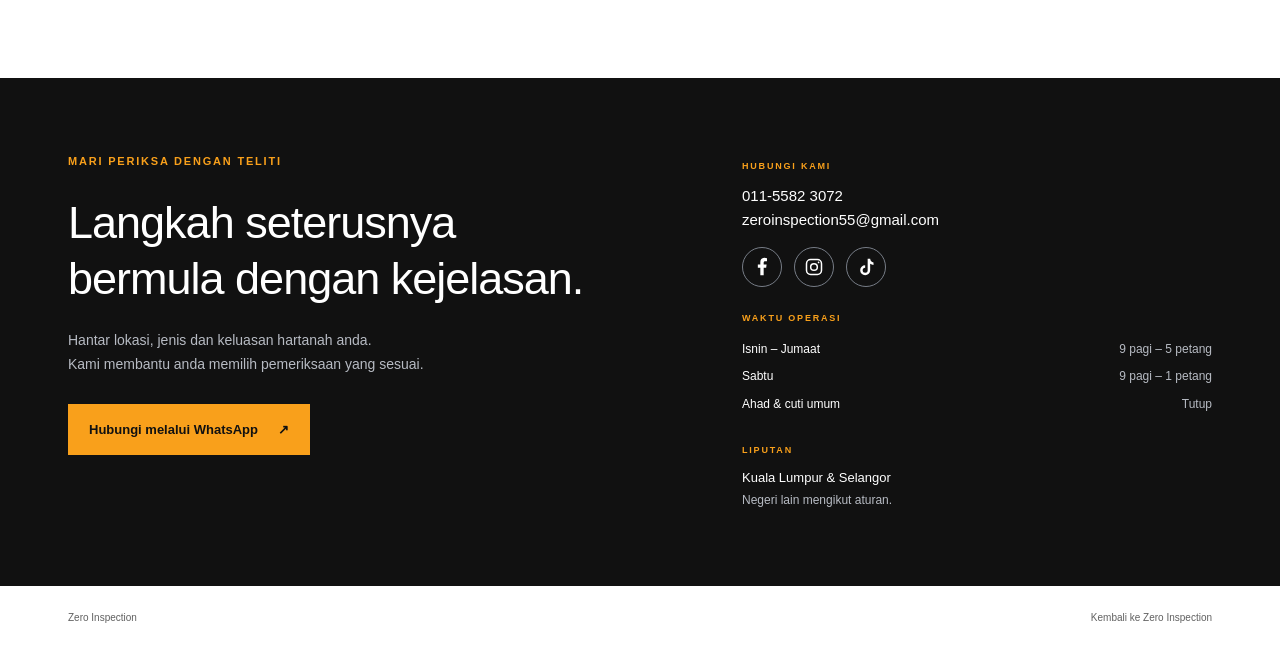
<file: ms/home-handover-inspection-kl-selangor/index.html>
<!doctype html><html lang="ms"><head><meta charset="utf-8"><meta name="viewport" content="width=device-width, initial-scale=1"><title>Pemeriksaan Serahan Rumah & VP KL / Selangor | Zero Inspection</title><meta name="description" content="Pemeriksaan serahan rumah dan VP di Kuala Lumpur dan Selangor. Ketahui skop, proses, persediaan dan panduan penyerahan kecacatan kepada pemaju."><link rel="canonical" href="https://www.zero-inspection.com/ms/home-handover-inspection-kl-selangor/"><link rel="alternate" hreflang="en" href="https://www.zero-inspection.com/home-handover-inspection-kl-selangor/"><link rel="alternate" hreflang="zh-Hans" href="https://www.zero-inspection.com/zh/home-handover-inspection-kl-selangor/"><link rel="alternate" hreflang="ms" href="https://www.zero-inspection.com/ms/home-handover-inspection-kl-selangor/"><link rel="alternate" hreflang="x-default" href="https://www.zero-inspection.com/home-handover-inspection-kl-selangor/"><link rel="stylesheet" href="/styles.css?v=discovery-20261128"><link rel="icon" href="/assets/favicon.png"><meta property="og:title" content="Pemeriksaan Serahan Rumah & VP KL / Selangor | Zero Inspection"><meta property="og:description" content="Pemeriksaan serahan rumah dan VP di Kuala Lumpur dan Selangor. Ketahui skop, proses, persediaan dan panduan penyerahan kecacatan kepada pemaju."><meta property="og:url" content="https://www.zero-inspection.com/ms/home-handover-inspection-kl-selangor/"><style>.guide-header{max-width:1240px;margin:auto;display:flex;align-items:center;justify-content:space-between;padding:10px 23px;gap:20px;border-bottom:1px solid #dedede;flex-wrap:wrap}.guide-header .brand{width:180px}.guide-body{max-width:960px;padding-top:50px;padding-bottom:50px}.guide-body h1{font-size:clamp(32px,5vw,48px);line-height:1.2;letter-spacing:-1px;margin-top:30px}.guide-body h2{margin:32px 0 20px}.guide-header nav{display:flex;gap:18px;font-size:13px}.guide-body p{line-height:1.8}</style><meta property="og:locale" content="ms_MY"><meta name="twitter:card" content="summary_large_image"><meta property="og:image" content="https://www.zero-inspection.com/assets/inspection-overview.jpg"><meta name="robots" content="index, follow, max-image-preview:large"><script type="application/ld+json">{"@context":"https://schema.org","@graph":[{"@type":"Organization","@id":"https://www.zero-inspection.com/#organization","name":"Zero Inspection","url":"https://www.zero-inspection.com/","logo":{"@type":"ImageObject","url":"https://www.zero-inspection.com/assets/logo.jpeg"},"telephone":"+601155823072","email":"zeroinspection55@gmail.com","sameAs":["https://www.facebook.com/zeroinspection","https://www.instagram.com/zeroinspection/","https://www.tiktok.com/@zeroinspection6","https://share.google/tIMgaBd1vBHEgh4ec"],"contactPoint":{"@type":"ContactPoint","telephone":"+601155823072","contactType":"customer service","availableLanguage":["English","Chinese","Malay"]}},{"@type":"WebSite","@id":"https://www.zero-inspection.com/#website","url":"https://www.zero-inspection.com/","name":"Zero Inspection","publisher":{"@id":"https://www.zero-inspection.com/#organization"},"inLanguage":["en","zh-Hans","ms"]},{"@type":"WebPage","@id":"https://www.zero-inspection.com/ms/home-handover-inspection-kl-selangor/#webpage","url":"https://www.zero-inspection.com/ms/home-handover-inspection-kl-selangor/","name":"Pemeriksaan Serahan Rumah & VP KL / Selangor | Zero Inspection","description":"Pemeriksaan serahan rumah dan VP di Kuala Lumpur dan Selangor. Ketahui skop, proses, persediaan dan panduan penyerahan kecacatan kepada pemaju.","inLanguage":"ms","isPartOf":{"@id":"https://www.zero-inspection.com/#website"},"about":{"@id":"https://www.zero-inspection.com/#organization"},"breadcrumb":{"@id":"https://www.zero-inspection.com/ms/home-handover-inspection-kl-selangor/#breadcrumb"}},{"@type":"BreadcrumbList","@id":"https://www.zero-inspection.com/ms/home-handover-inspection-kl-selangor/#breadcrumb","itemListElement":[{"@type":"ListItem","position":1,"name":"Zero Inspection","item":"https://www.zero-inspection.com/ms/"},{"@type":"ListItem","position":2,"name":"Pemeriksaan Serahan Rumah & VP KL / Selangor | Zero Inspection","item":"https://www.zero-inspection.com/ms/home-handover-inspection-kl-selangor/"}]},{"@type":"Service","name":"Pemeriksaan kecacatan hartanah","provider":{"@id":"https://www.zero-inspection.com/#organization"},"areaServed":[{"@type":"City","name":"Kuala Lumpur"},{"@type":"AdministrativeArea","name":"Selangor"}],"url":"https://www.zero-inspection.com/ms/#packages"}]}</script></head><body><header class="guide-header"><a class="brand" href="/ms/" target="_blank" rel="noopener noreferrer"><img src="/assets/logo.jpeg" alt="Zero Inspection" width="500" height="500"></a><nav aria-label="Language"><a href="/home-handover-inspection-kl-selangor/" lang="en" target="_blank" rel="noopener noreferrer">English</a><a href="/zh/home-handover-inspection-kl-selangor/" lang="zh-Hans" target="_blank" rel="noopener noreferrer">中文</a><a href="/ms/home-handover-inspection-kl-selangor/" lang="ms" target="_blank" rel="noopener noreferrer">Bahasa Melayu</a></nav></header><main><div class="wrap guide-body"><a class="text-link" href="/ms/" target="_blank" rel="noopener noreferrer">Kembali ke Zero Inspection ↑</a><h1>Pemeriksaan serahan rumah di Kuala Lumpur & Selangor</h1><p>Bakal menerima kunci rumah baharu? Zero Inspection memeriksa kemasan dan sistem hartanah, merekod kecacatan serta membantu anda menyediakan penyerahan kepada pemaju.</p><h2>Apa yang diperiksa?</h2><p>Siling, dinding, lantai, jubin termasuk pemeriksaan lompong, pintu, tingkap, sistem paip dan elektrik. Sahkan skop penyaman udara dan kelengkapan tetap semasa bertanya. Ujian Takungan Air menambah pemeriksaan aliran air dan saliran; ia bukan ujian kalis air.</p><h2>Persediaan sebelum pemeriksaan serahan</h2><p>Hubungi kami apabila aturan akses kunci diketahui. Kongsikan lokasi, jenis hartanah, keluasan dan tarikh pilihan. Sahkan akses hartanah sebelum menempah. Bagi hartanah bertanah, keluasan merangkumi anjung kereta, halaman belakang dan kawasan binaan. Pemeriksaan Menyeluruh memerlukan penyerahan kunci selama 2 hari dan akses unit di bawah untuk pemeriksaan pada hari yang sama.</p><a class="button primary" href="https://wa.me/601155823072?text=Hai%2C%20saya%20ingin%20bertanya%20tentang%20pemeriksaan%20serahan%20rumah." target="_blank" rel="noopener noreferrer">Tanya tentang pemeriksaan serahan rumah ↗</a></div><section id="packages" class="package-section"><div class="wrap section"><div class="section-heading"><p class="eyebrow">02 / PILIH PEMERIKSAAN ANDA</p><h2>Skop yang sesuai.<br>Untuk hartanah anda.</h2><p>Beritahu kami jenis dan keluasan hartanah anda. Kami akan mencadangkan skop yang sesuai serta memberikan sebut harga khusus.</p></div><div class="packages"><article class="package"><p class="package-kicker">PEMERIKSAAN ASAS</p><h3>Standard<br>Pemeriksaan</h3><p>Pemeriksaan sistematik kemasan utama dan sistem dalam hartanah anda.</p><ul><li>Siling, dinding & lantai</li><li>Jubin, termasuk pemeriksaan lompong</li><li>Pintu & tingkap</li><li>Sistem paip & elektrik</li></ul><p class="timing">Tempoh biasa: 1–2 jam untuk kira-kira 1,000 kaki persegi.</p><a class="button outline" href="https://wa.me/601155823072?text=Hai%2C%20saya%20ingin%20bertanya%20tentang%20pemeriksaan%20serahan%20rumah." data-inspection-message="1" target="_blank" rel="noopener noreferrer">Tanya tentang Standard ↗</a></article><article class="package featured"><span class="recommendation">DISYORKAN UNTUK KEBANYAKAN UNIT KONDOMINIUM</span><p class="package-kicker">PERIKSA LEBIH DARIPADA PERMUKAAN</p><h3>Ujian Takungan Air<br>Pemeriksaan</h3><p>Merangkumi semua dalam Standard, dengan pemeriksaan tambahan aliran air dan prestasi saliran.</p><ul><li>Skop penuh Pemeriksaan Standard</li><li>Ujian takungan air</li><li>Pemeriksaan aliran air & saliran</li></ul><div class="scope-note">Ujian takungan air memeriksa aliran saliran. Ia bukan ujian kalis air.</div><a class="button primary" href="https://wa.me/601155823072?text=Hai%2C%20saya%20ingin%20bertanya%20tentang%20pemeriksaan%20serahan%20rumah." data-inspection-message="2" target="_blank" rel="noopener noreferrer">Tanya tentang Ujian Takungan Air ↗</a></article><article class="package landed-recommended"><span class="recommendation">DISYORKAN UNTUK HARTANAH BERTANAH</span><p class="package-kicker">PENILAIAN LEBIH MENYELURUH</p><h3>Menyeluruh<br>Pemeriksaan</h3><p>Skop lanjutan kami menggabungkan Pemeriksaan Standard dengan ujian saliran dan kalis air.</p><ul><li>Skop penuh Pemeriksaan Standard</li><li>Ujian takungan air</li><li>Ujian kalis air</li></ul><p class="timing">Serahkan kunci dan ambil semula selepas 2 hari. Akses ke unit di bawah diperlukan untuk pemeriksaan pada hari yang sama.</p><a class="button outline" href="https://wa.me/601155823072?text=Hai%2C%20saya%20ingin%20bertanya%20tentang%20pemeriksaan%20serahan%20rumah." data-inspection-message="3" target="_blank" rel="noopener noreferrer">Tanya tentang Pemeriksaan Menyeluruh ↗</a></article></div></div></section><section id="process" class="section wrap process"><div><p class="eyebrow">03 / DARIPADA PEMERIKSAAN KE LANGKAH SETERUSNYA</p><h2>Dapatan untuk<br><em>tindakan anda.</em></h2><p class="section-intro">Dokumentasi yang jelas dan panduan praktikal, dengan sokongan berterusan selepas pemeriksaan.</p><div class="report-illustration" aria-label="Illustrative defect report"><div class="report-top"><span>ZERO INSPECTION</span><span>GAMBARAN LAPORAN</span></div><h3>Setiap butiran.<br>Direkodkan.</h3><div class="report-line"></div><div class="report-line short"></div><div class="report-tags"><span>Dokumentasi foto</span><span>Lokasi kecacatan</span><span>Panduan penyerahan</span></div><p>Ilustrasi gambaran laporan</p></div></div><ol class="steps"><li><span>01</span><div><h3>Beritahu kami tentang hartanah anda</h3><p>Kongsikan lokasi, jenis hartanah, keluasan dan masa pilihan. Kami akan mengesahkan skop serta aturan akses.</p></div></li><li><span>02</span><div><h3>Periksa & tandakan dapatan</h3><p>Kami menjalankan pemeriksaan yang dipersetujui dan menandakan kecacatan dengan pelekat boleh tanggal untuk rujukan mudah.</p></div></li><li><span>03</span><div><h3>Terima dokumentasi anda</h3><p>Laporan digital atau penyerahan melalui aplikasi dalam 48 jam, dengan dokumentasi foto dan panduan penyerahan kepada pemaju.</p></div></li><li><span>04</span><div><h3>Dapatkan panduan langkah seterusnya</h3><p>Khidmat nasihat selepas pemeriksaan secara percuma melalui WhatsApp atau telefon untuk membantu anda memahami dapatan.</p></div></li></ol></section><section id="faq" class="faq-section section wrap"><div><p class="eyebrow">04 / SEBELUM ANDA MENEMPAH</p><h2>Maklumat jelas,<br>sebelum bermula.</h2></div><div class="faq-list"><details><summary>Di manakah pemeriksaan disediakan?</summary><p>Liputan utama kami ialah Kuala Lumpur dan Selangor. Pemeriksaan di negeri lain boleh diatur dengan caj pengangkutan tambahan yang disebut harga mengikut kes.</p></details><details><summary>Adakah ujian takungan air sama dengan ujian kalis air?</summary><p>Tidak. Ujian takungan air memeriksa aliran air dan prestasi saliran. Ujian kalis air ialah skop berasingan dalam pakej Menyeluruh.</p></details><details><summary>Apakah aturan untuk Pemeriksaan Menyeluruh?</summary><p>Serahkan kunci dan ambil semula selepas 2 hari. Unit di bawah perlu diperiksa pada hari yang sama, jadi akses mesti diatur terlebih dahulu. Hubungi kami untuk mengesahkan aturan.</p></details><details><summary>Apakah kandungan laporan pemeriksaan?</summary><p>Anda menerima laporan kecacatan profesional dalam PDF atau melalui aplikasi, dokumentasi foto dan panduan penyerahan kepada pemaju. Laporan digital atau penyerahan aplikasi disediakan dalam 48 jam.</p></details><details><summary>Bagaimanakah keluasan hartanah bertanah dikira?</summary><p>Keluasan merangkumi anjung kereta, halaman belakang dan kawasan binaan. Kongsikan butiran hartanah supaya kami dapat mengesahkan skop dan sebut harga.</p></details><details><summary>Adakah lawatan susulan dan pindaan laporan termasuk?</summary><p>Sebut harga meliputi satu lawatan. Lawatan semula akibat aturan pelanggan, pemeriksaan kedua atau pindaan laporan kali kedua dikenakan caj tambahan. Kami akan mengesahkan terma sebelum anda meneruskan.</p></details><details><summary>Bahasa apakah yang boleh saya gunakan?</summary><p>Kami menyokong bahasa Inggeris, Cina dan Melayu. Beritahu kami bahasa pilihan anda apabila menghubungi kami.</p></details></div></section><section id="contact" class="contact-section"><div class="wrap contact-inner"><div><p class="eyebrow">MARI PERIKSA DENGAN TELITI</p><h2>Langkah seterusnya<br>bermula dengan kejelasan.</h2><p>Hantar lokasi, jenis dan keluasan hartanah anda.<br>Kami membantu anda memilih pemeriksaan yang sesuai.</p><a class="button primary" href="https://wa.me/601155823072?text=Hai%2C%20saya%20ingin%20bertanya%20tentang%20pemeriksaan%20serahan%20rumah." data-inspection-message="4" target="_blank" rel="noopener noreferrer">Hubungi melalui WhatsApp <span aria-hidden="true">↗</span></a></div><div class="contact-details"><div><p class="eyebrow">HUBUNGI KAMI</p><a href="https://wa.me/601155823072?text=Hai%2C%20saya%20ingin%20bertanya%20tentang%20pemeriksaan%20serahan%20rumah." data-inspection-message="4" aria-label="WhatsApp 011-5582 3072" target="_blank" rel="noopener noreferrer">011-5582 3072</a><a href="mailto:zeroinspection55@gmail.com">zeroinspection55@gmail.com</a><div class="social-links" aria-label="Social media"><a href="https://www.facebook.com/zeroinspection" target="_blank" rel="noopener noreferrer" aria-label="Facebook" title="Facebook"><svg viewBox="0 0 24 24" aria-hidden="true"><path fill="currentColor" d="M14 22v-9h3l.5-4H14V7c0-1.2.4-2 2-2h2V1.4A26 26 0 0 0 15 1c-3 0-5 1.8-5 5v3H7v4h3v9z"/></svg></a><a href="https://www.instagram.com/zeroinspection/" target="_blank" rel="noopener noreferrer" aria-label="Instagram" title="Instagram"><svg viewBox="0 0 24 24" fill="none" stroke="currentColor" stroke-width="1.8" aria-hidden="true"><rect x="3" y="3" width="18" height="18" rx="5"/><circle cx="12" cy="12" r="4"/><circle cx="17.5" cy="6.5" r="1" fill="currentColor" stroke="none"/></svg></a><a href="https://www.tiktok.com/@zeroinspection6" target="_blank" rel="noopener noreferrer" aria-label="TikTok" title="TikTok"><svg viewBox="0 0 24 24" aria-hidden="true"><path fill="currentColor" d="M14 2h3c.3 2.6 1.7 4.2 4 4.5v3a9 9 0 0 1-4-1.3V16a6 6 0 1 1-6-6v3a3 3 0 1 0 3 3z"/></svg></a></div></div><div><p class="eyebrow">WAKTU OPERASI</p><dl><div><dt>Isnin – Jumaat</dt><dd>9 pagi – 5 petang</dd></div><div><dt>Sabtu</dt><dd>9 pagi – 1 petang</dd></div><div><dt>Ahad & cuti umum</dt><dd>Tutup</dd></div></dl></div><div><p class="eyebrow">LIPUTAN</p><p>Kuala Lumpur & Selangor<br><span>Negeri lain mengikut aturan.</span></p></div></div></div></section></main><footer class="wrap footer"><span>Zero Inspection</span><a href="/ms/" target="_blank" rel="noopener noreferrer">Kembali ke Zero Inspection</a></footer></body></html>
</file>
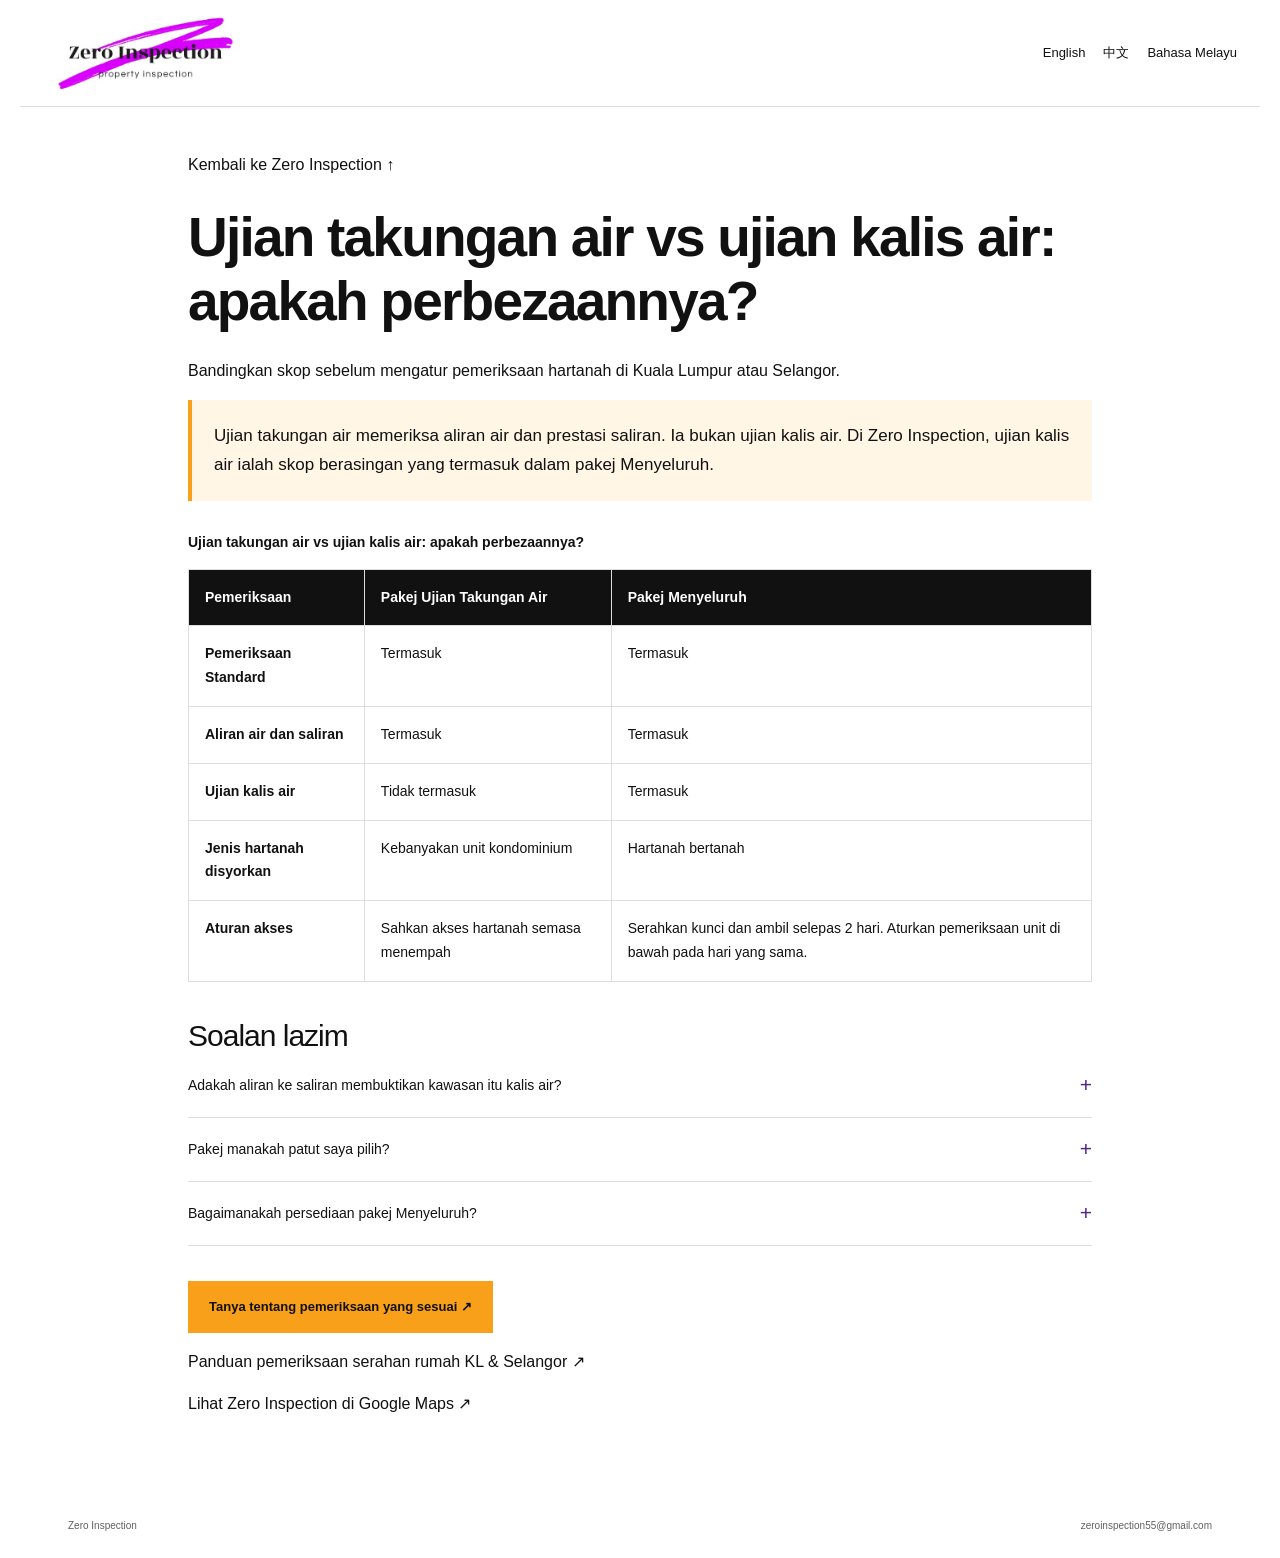
<file: ms/water-ponding-vs-waterproofing-test/index.html>
<!doctype html><html lang="ms"><head><meta charset="utf-8"><meta name="viewport" content="width=device-width, initial-scale=1"><title>Ujian takungan air vs ujian kalis air: apakah perbezaannya? | Zero Inspection</title><meta name="description" content="Ujian takungan air memeriksa aliran air dan prestasi saliran. Ia bukan ujian kalis air. Di Zero Inspection, ujian kalis air ialah skop berasingan yang termasuk dalam pakej Menyeluruh."><link rel="canonical" href="https://www.zero-inspection.com/ms/water-ponding-vs-waterproofing-test/"><link rel="alternate" hreflang="en" href="https://www.zero-inspection.com/water-ponding-vs-waterproofing-test/"><link rel="alternate" hreflang="zh-Hans" href="https://www.zero-inspection.com/zh/water-ponding-vs-waterproofing-test/"><link rel="alternate" hreflang="ms" href="https://www.zero-inspection.com/ms/water-ponding-vs-waterproofing-test/"><link rel="alternate" hreflang="x-default" href="https://www.zero-inspection.com/water-ponding-vs-waterproofing-test/"><link rel="icon" href="/assets/favicon.png"><link rel="stylesheet" href="/styles.css?v=discovery-20261128"><meta property="og:locale" content="ms_MY"><meta name="twitter:card" content="summary_large_image"><meta property="og:image" content="https://www.zero-inspection.com/assets/inspection-overview.jpg"><meta name="robots" content="index, follow, max-image-preview:large"><script type="application/ld+json">{"@context":"https://schema.org","@graph":[{"@type":"Organization","@id":"https://www.zero-inspection.com/#organization","name":"Zero Inspection","url":"https://www.zero-inspection.com/","logo":{"@type":"ImageObject","url":"https://www.zero-inspection.com/assets/logo.jpeg"},"telephone":"+601155823072","email":"zeroinspection55@gmail.com","sameAs":["https://www.facebook.com/zeroinspection","https://www.instagram.com/zeroinspection/","https://www.tiktok.com/@zeroinspection6","https://share.google/tIMgaBd1vBHEgh4ec"],"contactPoint":{"@type":"ContactPoint","telephone":"+601155823072","contactType":"customer service","availableLanguage":["English","Chinese","Malay"]}},{"@type":"WebSite","@id":"https://www.zero-inspection.com/#website","url":"https://www.zero-inspection.com/","name":"Zero Inspection","publisher":{"@id":"https://www.zero-inspection.com/#organization"},"inLanguage":["en","zh-Hans","ms"]},{"@type":"WebPage","@id":"https://www.zero-inspection.com/ms/water-ponding-vs-waterproofing-test/#webpage","url":"https://www.zero-inspection.com/ms/water-ponding-vs-waterproofing-test/","name":"Ujian takungan air vs ujian kalis air: apakah perbezaannya? | Zero Inspection","description":"Ujian takungan air memeriksa aliran air dan prestasi saliran. Ia bukan ujian kalis air. Di Zero Inspection, ujian kalis air ialah skop berasingan yang termasuk dalam pakej Menyeluruh.","inLanguage":"ms","isPartOf":{"@id":"https://www.zero-inspection.com/#website"},"about":{"@id":"https://www.zero-inspection.com/#organization"},"breadcrumb":{"@id":"https://www.zero-inspection.com/ms/water-ponding-vs-waterproofing-test/#breadcrumb"}},{"@type":"BreadcrumbList","@id":"https://www.zero-inspection.com/ms/water-ponding-vs-waterproofing-test/#breadcrumb","itemListElement":[{"@type":"ListItem","position":1,"name":"Zero Inspection","item":"https://www.zero-inspection.com/ms/"},{"@type":"ListItem","position":2,"name":"Ujian takungan air vs ujian kalis air: apakah perbezaannya? | Zero Inspection","item":"https://www.zero-inspection.com/ms/water-ponding-vs-waterproofing-test/"}]},{"@type":"Service","name":"Pemeriksaan kecacatan hartanah","provider":{"@id":"https://www.zero-inspection.com/#organization"},"areaServed":[{"@type":"City","name":"Kuala Lumpur"},{"@type":"AdministrativeArea","name":"Selangor"}],"url":"https://www.zero-inspection.com/ms/#packages"}]}</script><meta property="og:title" content="Ujian takungan air vs ujian kalis air: apakah perbezaannya? | Zero Inspection"><meta property="og:description" content="Ujian takungan air memeriksa aliran air dan prestasi saliran. Ia bukan ujian kalis air. Di Zero Inspection, ujian kalis air ialah skop berasingan yang termasuk dalam pakej Menyeluruh."><meta property="og:url" content="https://www.zero-inspection.com/ms/water-ponding-vs-waterproofing-test/"></head><body><header class="resource-header"><a class="brand" href="/ms/" target="_blank" rel="noopener noreferrer"><img src="/assets/logo.jpeg" alt="Zero Inspection" width="500" height="500"></a><nav aria-label="Language"><a href="/water-ponding-vs-waterproofing-test/" lang="en" target="_blank" rel="noopener noreferrer">English</a><a href="/zh/water-ponding-vs-waterproofing-test/" lang="zh-Hans" target="_blank" rel="noopener noreferrer">中文</a><a href="/ms/water-ponding-vs-waterproofing-test/" lang="ms" target="_blank" rel="noopener noreferrer">Bahasa Melayu</a></nav></header><main class="wrap resource-body"><a href="/ms/" target="_blank" rel="noopener noreferrer">Kembali ke Zero Inspection ↑</a><h1>Ujian takungan air vs ujian kalis air: apakah perbezaannya?</h1><p>Bandingkan skop sebelum mengatur pemeriksaan hartanah di Kuala Lumpur atau Selangor.</p><p class="direct-answer">Ujian takungan air memeriksa aliran air dan prestasi saliran. Ia bukan ujian kalis air. Di Zero Inspection, ujian kalis air ialah skop berasingan yang termasuk dalam pakej Menyeluruh.</p><div class="comparison-scroll" role="region" aria-label="Ujian takungan air vs ujian kalis air: apakah perbezaannya?" tabindex="0"><table class="comparison-table"><caption>Ujian takungan air vs ujian kalis air: apakah perbezaannya?</caption><thead><tr><th scope="col">Pemeriksaan</th><th scope="col">Pakej Ujian Takungan Air</th><th scope="col">Pakej Menyeluruh</th></tr></thead><tbody><tr><th scope="row">Pemeriksaan Standard</th><td>Termasuk</td><td>Termasuk</td></tr><tr><th scope="row">Aliran air dan saliran</th><td>Termasuk</td><td>Termasuk</td></tr><tr><th scope="row">Ujian kalis air</th><td>Tidak termasuk</td><td>Termasuk</td></tr><tr><th scope="row">Jenis hartanah disyorkan</th><td>Kebanyakan unit kondominium</td><td>Hartanah bertanah</td></tr><tr><th scope="row">Aturan akses</th><td>Sahkan akses hartanah semasa menempah</td><td>Serahkan kunci dan ambil selepas 2 hari. Aturkan pemeriksaan unit di bawah pada hari yang sama.</td></tr></tbody></table></div><section class="faq-list"><h2>Soalan lazim</h2><details><summary>Adakah aliran ke saliran membuktikan kawasan itu kalis air?</summary><p>Tidak. Aliran saliran dan kalis air ialah skop pemeriksaan berbeza. Pemeriksaan aliran saliran bukan bukti prestasi kalis air.</p></details><details><summary>Pakej manakah patut saya pilih?</summary><p>Untuk kebanyakan unit kondominium, pertimbangkan Pemeriksaan Ujian Takungan Air. Pemeriksaan Menyeluruh disyorkan untuk hartanah bertanah dan merangkumi ujian kalis air. Kongsikan jenis hartanah serta aturan akses untuk mengesahkan skop yang sesuai.</p></details><details><summary>Bagaimanakah persediaan pakej Menyeluruh?</summary><p>Aturkan penyerahan kunci selama 2 hari dan akses unit di bawah untuk pemeriksaan pada hari yang sama. Sahkan aturan ini dengan kami sebelum menempah.</p></details></section><p><a class="button primary" href="https://wa.me/601155823072?text=Tanya%20tentang%20pemeriksaan%20yang%20sesuai" target="_blank" rel="noopener noreferrer">Tanya tentang pemeriksaan yang sesuai ↗</a></p><p><a href="/ms/home-handover-inspection-kl-selangor/" target="_blank" rel="noopener noreferrer">Panduan pemeriksaan serahan rumah KL & Selangor ↗</a></p><p><a href="https://share.google/tIMgaBd1vBHEgh4ec" target="_blank" rel="noopener noreferrer">Lihat Zero Inspection di Google Maps ↗</a></p></main><footer class="wrap footer"><span>Zero Inspection</span><a href="mailto:zeroinspection55@gmail.com">zeroinspection55@gmail.com</a></footer></body></html>
</file>
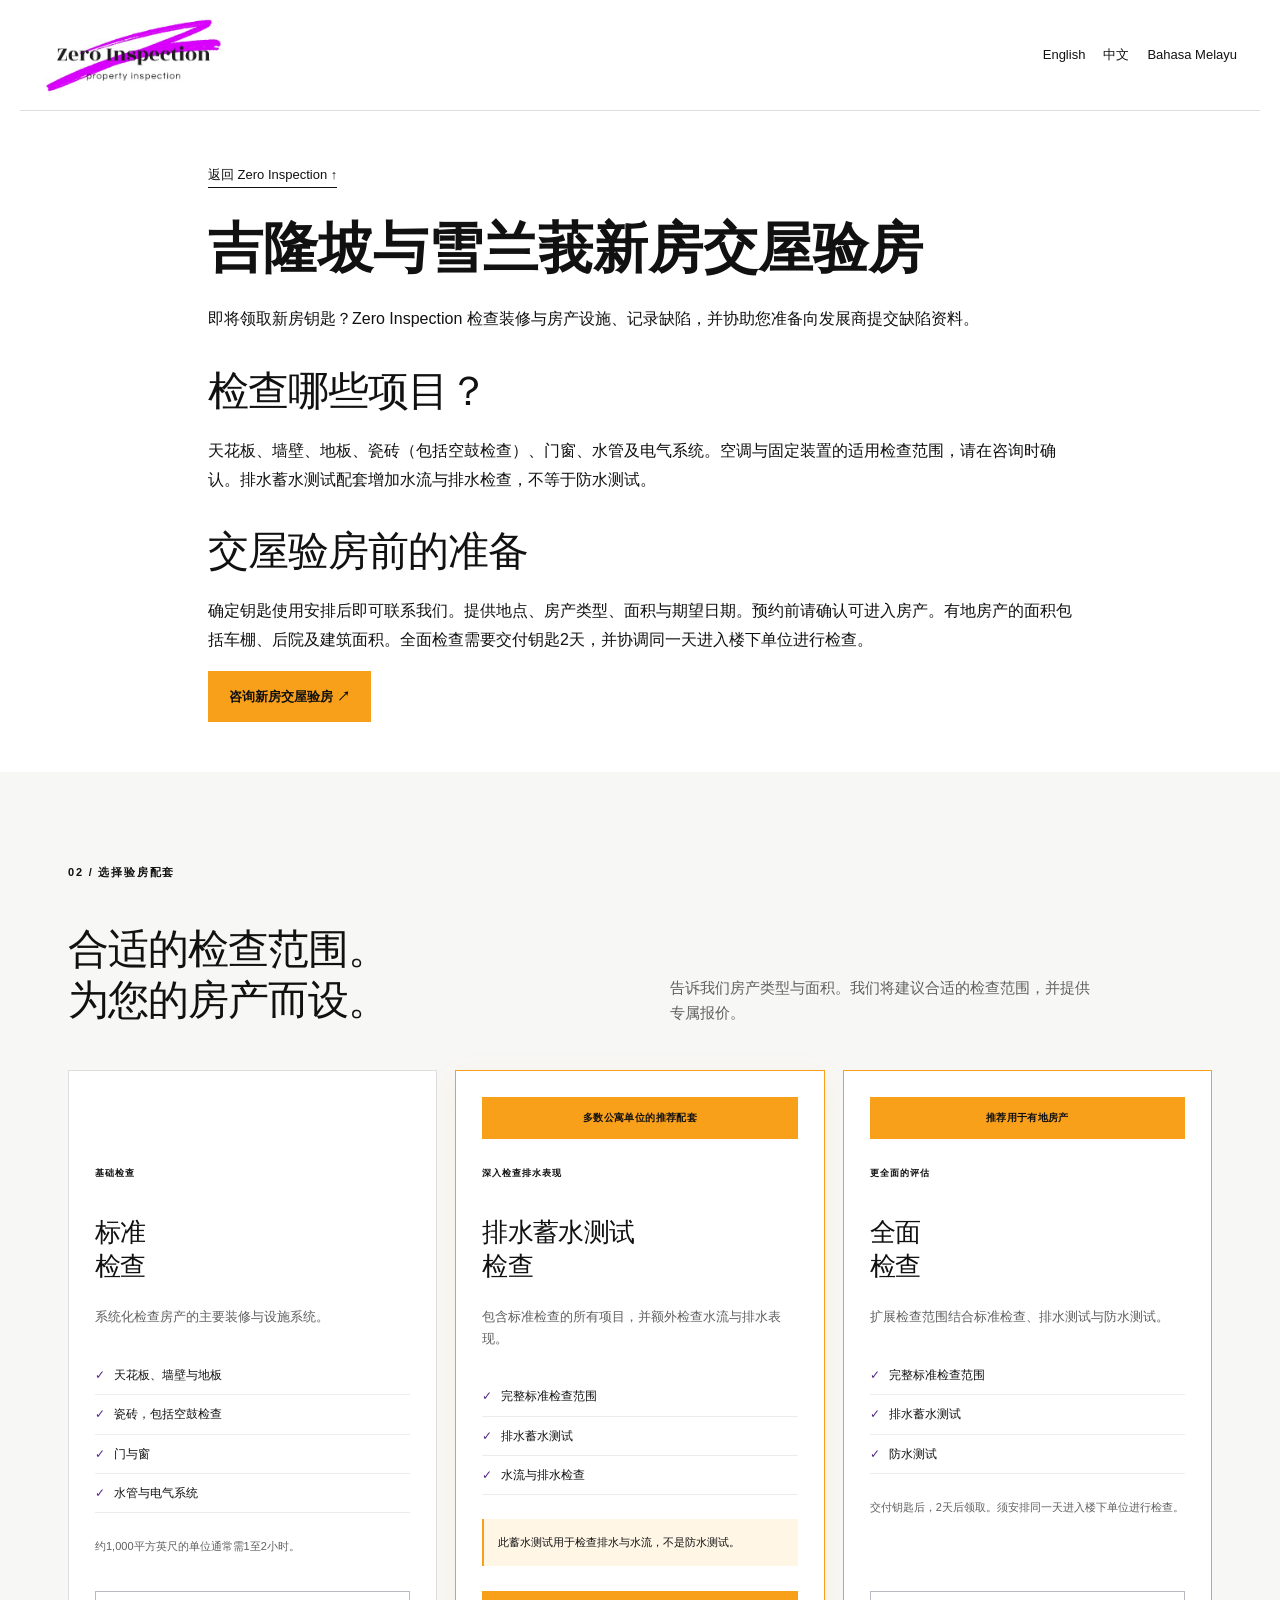
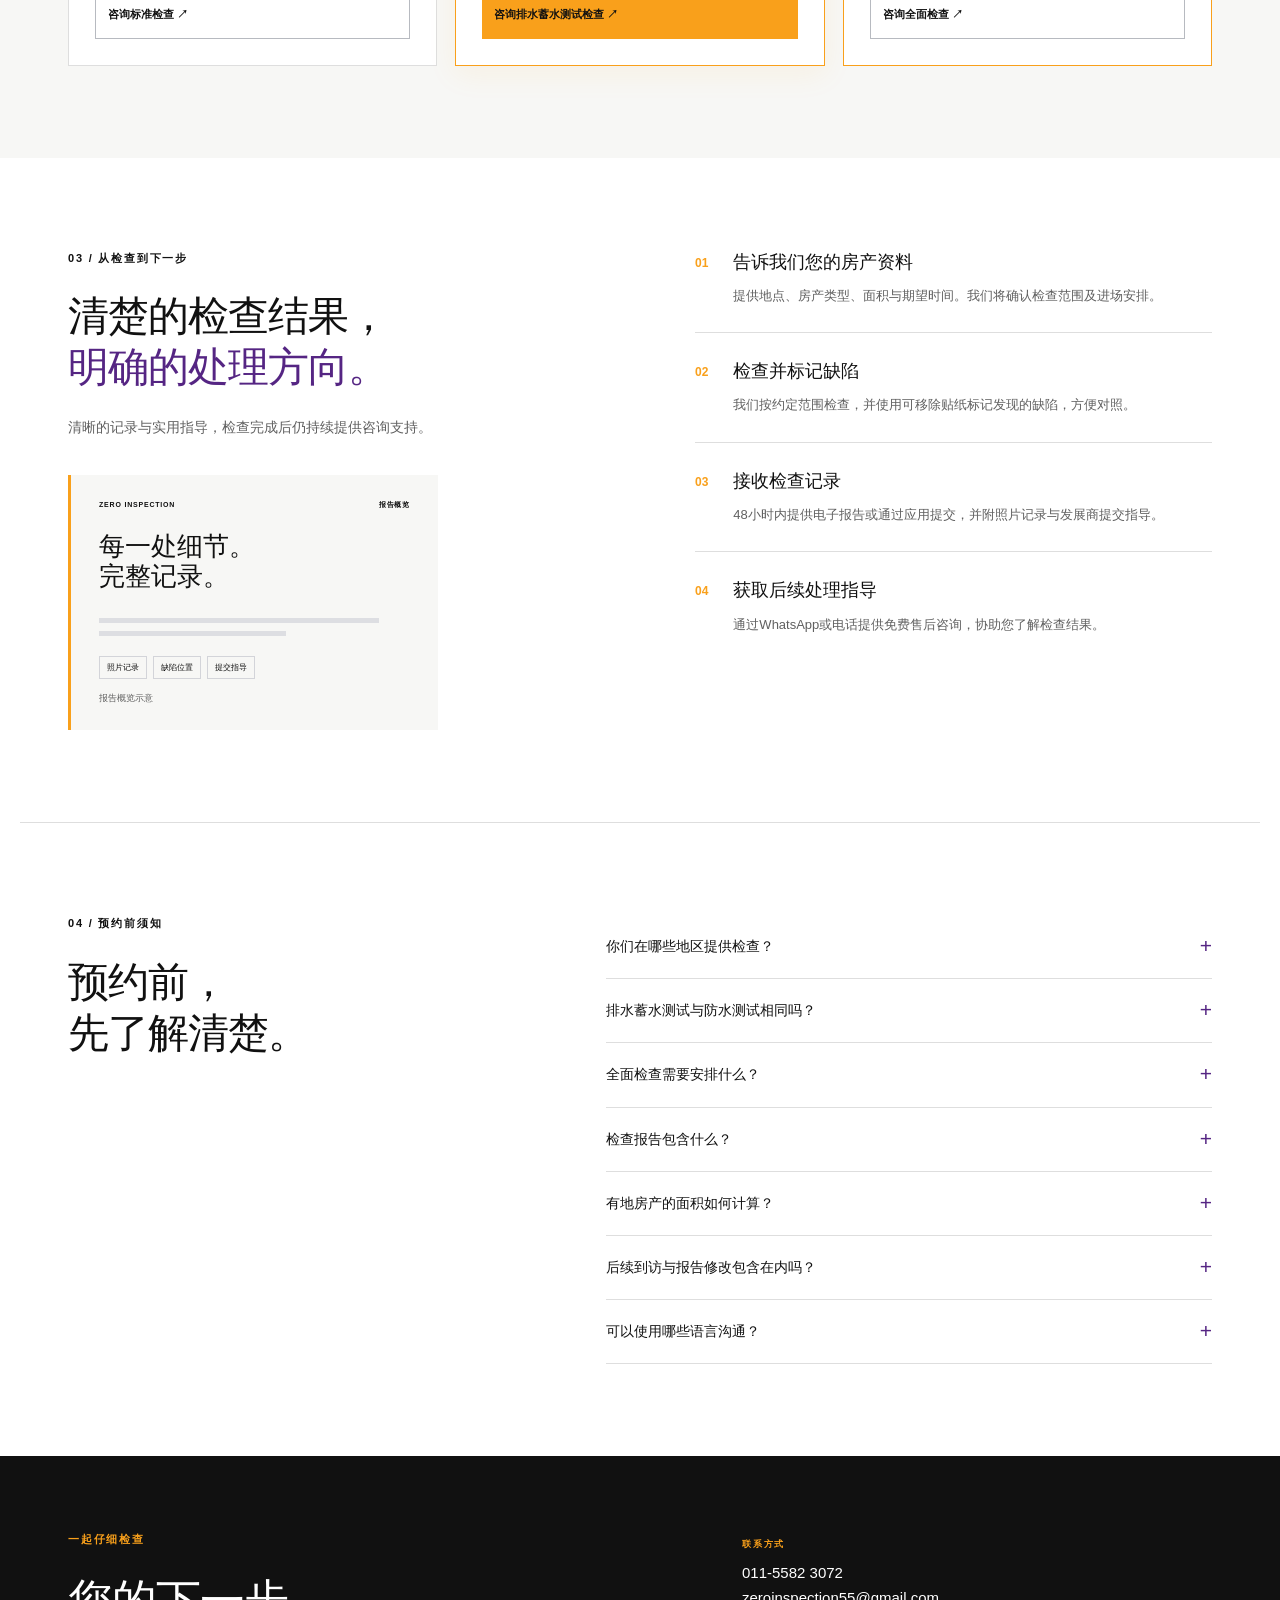
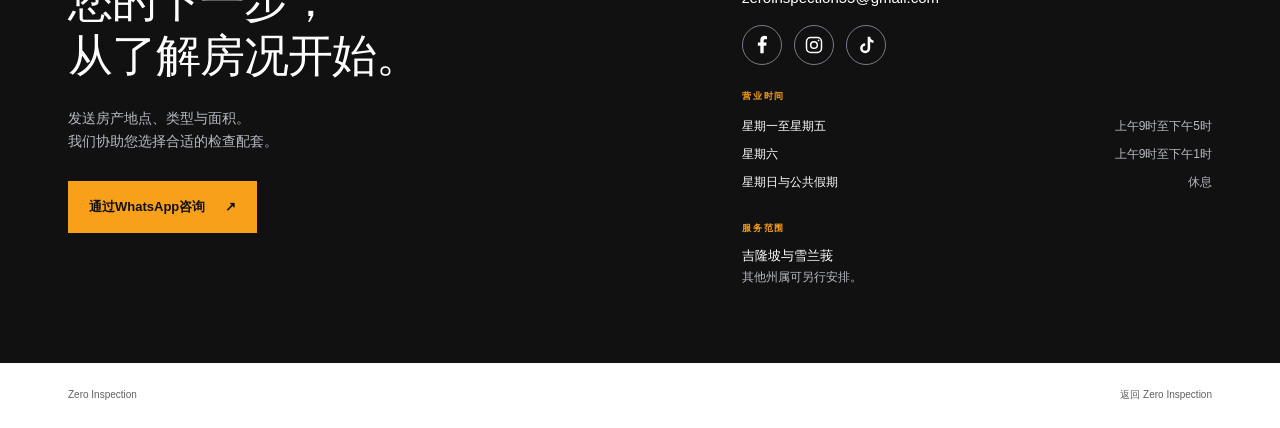
<file: zh/home-handover-inspection-kl-selangor/index.html>
<!doctype html><html lang="zh-Hans"><head><meta charset="utf-8"><meta name="viewport" content="width=device-width, initial-scale=1"><title>吉隆坡与雪兰莪新房交屋验房 / VP检查 | Zero Inspection</title><meta name="description" content="吉隆坡与雪兰莪新房交屋验房及VP检查。了解检查项目、配套区别、进场准备与发展商缺陷提交流程。"><link rel="canonical" href="https://www.zero-inspection.com/zh/home-handover-inspection-kl-selangor/"><link rel="alternate" hreflang="en" href="https://www.zero-inspection.com/home-handover-inspection-kl-selangor/"><link rel="alternate" hreflang="zh-Hans" href="https://www.zero-inspection.com/zh/home-handover-inspection-kl-selangor/"><link rel="alternate" hreflang="ms" href="https://www.zero-inspection.com/ms/home-handover-inspection-kl-selangor/"><link rel="alternate" hreflang="x-default" href="https://www.zero-inspection.com/home-handover-inspection-kl-selangor/"><link rel="stylesheet" href="/styles.css?v=discovery-20261128"><link rel="icon" href="/assets/favicon.png"><meta property="og:title" content="吉隆坡与雪兰莪新房交屋验房 / VP检查 | Zero Inspection"><meta property="og:description" content="吉隆坡与雪兰莪新房交屋验房及VP检查。了解检查项目、配套区别、进场准备与发展商缺陷提交流程。"><meta property="og:url" content="https://www.zero-inspection.com/zh/home-handover-inspection-kl-selangor/"><style>.guide-header{max-width:1240px;margin:auto;display:flex;align-items:center;justify-content:space-between;padding:10px 23px;gap:20px;border-bottom:1px solid #dedede;flex-wrap:wrap}.guide-header .brand{width:180px}.guide-body{max-width:960px;padding-top:50px;padding-bottom:50px}.guide-body h1{font-size:clamp(32px,5vw,48px);line-height:1.2;letter-spacing:-1px;margin-top:30px}.guide-body h2{margin:32px 0 20px}.guide-header nav{display:flex;gap:18px;font-size:13px}.guide-body p{line-height:1.8}</style><meta property="og:locale" content="zh_MY"><meta name="twitter:card" content="summary_large_image"><meta property="og:image" content="https://www.zero-inspection.com/assets/inspection-overview.jpg"><meta name="robots" content="index, follow, max-image-preview:large"><script type="application/ld+json">{"@context":"https://schema.org","@graph":[{"@type":"Organization","@id":"https://www.zero-inspection.com/#organization","name":"Zero Inspection","url":"https://www.zero-inspection.com/","logo":{"@type":"ImageObject","url":"https://www.zero-inspection.com/assets/logo.jpeg"},"telephone":"+601155823072","email":"zeroinspection55@gmail.com","sameAs":["https://www.facebook.com/zeroinspection","https://www.instagram.com/zeroinspection/","https://www.tiktok.com/@zeroinspection6","https://share.google/tIMgaBd1vBHEgh4ec"],"contactPoint":{"@type":"ContactPoint","telephone":"+601155823072","contactType":"customer service","availableLanguage":["English","Chinese","Malay"]}},{"@type":"WebSite","@id":"https://www.zero-inspection.com/#website","url":"https://www.zero-inspection.com/","name":"Zero Inspection","publisher":{"@id":"https://www.zero-inspection.com/#organization"},"inLanguage":["en","zh-Hans","ms"]},{"@type":"WebPage","@id":"https://www.zero-inspection.com/zh/home-handover-inspection-kl-selangor/#webpage","url":"https://www.zero-inspection.com/zh/home-handover-inspection-kl-selangor/","name":"吉隆坡与雪兰莪新房交屋验房 / VP检查 | Zero Inspection","description":"吉隆坡与雪兰莪新房交屋验房及VP检查。了解检查项目、配套区别、进场准备与发展商缺陷提交流程。","inLanguage":"zh-Hans","isPartOf":{"@id":"https://www.zero-inspection.com/#website"},"about":{"@id":"https://www.zero-inspection.com/#organization"},"breadcrumb":{"@id":"https://www.zero-inspection.com/zh/home-handover-inspection-kl-selangor/#breadcrumb"}},{"@type":"BreadcrumbList","@id":"https://www.zero-inspection.com/zh/home-handover-inspection-kl-selangor/#breadcrumb","itemListElement":[{"@type":"ListItem","position":1,"name":"Zero Inspection","item":"https://www.zero-inspection.com/zh/"},{"@type":"ListItem","position":2,"name":"吉隆坡与雪兰莪新房交屋验房 / VP检查 | Zero Inspection","item":"https://www.zero-inspection.com/zh/home-handover-inspection-kl-selangor/"}]},{"@type":"Service","name":"房产缺陷检查","provider":{"@id":"https://www.zero-inspection.com/#organization"},"areaServed":[{"@type":"City","name":"Kuala Lumpur"},{"@type":"AdministrativeArea","name":"Selangor"}],"url":"https://www.zero-inspection.com/zh/#packages"}]}</script></head><body><header class="guide-header"><a class="brand" href="/zh/" target="_blank" rel="noopener noreferrer"><img src="/assets/logo.jpeg" alt="Zero Inspection" width="500" height="500"></a><nav aria-label="Language"><a href="/home-handover-inspection-kl-selangor/" lang="en" target="_blank" rel="noopener noreferrer">English</a><a href="/zh/home-handover-inspection-kl-selangor/" lang="zh-Hans" target="_blank" rel="noopener noreferrer">中文</a><a href="/ms/home-handover-inspection-kl-selangor/" lang="ms" target="_blank" rel="noopener noreferrer">Bahasa Melayu</a></nav></header><main><div class="wrap guide-body"><a class="text-link" href="/zh/" target="_blank" rel="noopener noreferrer">返回 Zero Inspection ↑</a><h1>吉隆坡与雪兰莪新房交屋验房</h1><p>即将领取新房钥匙？Zero Inspection 检查装修与房产设施、记录缺陷，并协助您准备向发展商提交缺陷资料。</p><h2>检查哪些项目？</h2><p>天花板、墙壁、地板、瓷砖（包括空鼓检查）、门窗、水管及电气系统。空调与固定装置的适用检查范围，请在咨询时确认。排水蓄水测试配套增加水流与排水检查，不等于防水测试。</p><h2>交屋验房前的准备</h2><p>确定钥匙使用安排后即可联系我们。提供地点、房产类型、面积与期望日期。预约前请确认可进入房产。有地房产的面积包括车棚、后院及建筑面积。全面检查需要交付钥匙2天，并协调同一天进入楼下单位进行检查。</p><a class="button primary" href="https://wa.me/601155823072?text=%E6%82%A8%E5%A5%BD%EF%BC%8C%E6%88%91%E6%83%B3%E5%92%A8%E8%AF%A2%E6%96%B0%E6%88%BF%E4%BA%A4%E5%B1%8B%E9%AA%8C%E6%88%BF%E3%80%82" target="_blank" rel="noopener noreferrer">咨询新房交屋验房 ↗</a></div><section id="packages" class="package-section"><div class="wrap section"><div class="section-heading"><p class="eyebrow">02 / 选择验房配套</p><h2>合适的检查范围。<br>为您的房产而设。</h2><p>告诉我们房产类型与面积。我们将建议合适的检查范围，并提供专属报价。</p></div><div class="packages"><article class="package"><p class="package-kicker">基础检查</p><h3>标准<br>检查</h3><p>系统化检查房产的主要装修与设施系统。</p><ul><li>天花板、墙壁与地板</li><li>瓷砖，包括空鼓检查</li><li>门与窗</li><li>水管与电气系统</li></ul><p class="timing">约1,000平方英尺的单位通常需1至2小时。</p><a class="button outline" href="https://wa.me/601155823072?text=%E6%82%A8%E5%A5%BD%EF%BC%8C%E6%88%91%E6%83%B3%E5%92%A8%E8%AF%A2%E6%96%B0%E6%88%BF%E4%BA%A4%E5%B1%8B%E9%AA%8C%E6%88%BF%E3%80%82" data-inspection-message="1" target="_blank" rel="noopener noreferrer">咨询标准检查 ↗</a></article><article class="package featured"><span class="recommendation">多数公寓单位的推荐配套</span><p class="package-kicker">深入检查排水表现</p><h3>排水蓄水测试<br>检查</h3><p>包含标准检查的所有项目，并额外检查水流与排水表现。</p><ul><li>完整标准检查范围</li><li>排水蓄水测试</li><li>水流与排水检查</li></ul><div class="scope-note">此蓄水测试用于检查排水与水流，不是防水测试。</div><a class="button primary" href="https://wa.me/601155823072?text=%E6%82%A8%E5%A5%BD%EF%BC%8C%E6%88%91%E6%83%B3%E5%92%A8%E8%AF%A2%E6%96%B0%E6%88%BF%E4%BA%A4%E5%B1%8B%E9%AA%8C%E6%88%BF%E3%80%82" data-inspection-message="2" target="_blank" rel="noopener noreferrer">咨询排水蓄水测试检查 ↗</a></article><article class="package landed-recommended"><span class="recommendation">推荐用于有地房产</span><p class="package-kicker">更全面的评估</p><h3>全面<br>检查</h3><p>扩展检查范围结合标准检查、排水测试与防水测试。</p><ul><li>完整标准检查范围</li><li>排水蓄水测试</li><li>防水测试</li></ul><p class="timing">交付钥匙后，2天后领取。须安排同一天进入楼下单位进行检查。</p><a class="button outline" href="https://wa.me/601155823072?text=%E6%82%A8%E5%A5%BD%EF%BC%8C%E6%88%91%E6%83%B3%E5%92%A8%E8%AF%A2%E6%96%B0%E6%88%BF%E4%BA%A4%E5%B1%8B%E9%AA%8C%E6%88%BF%E3%80%82" data-inspection-message="3" target="_blank" rel="noopener noreferrer">咨询全面检查 ↗</a></article></div></div></section><section id="process" class="section wrap process"><div><p class="eyebrow">03 / 从检查到下一步</p><h2>清楚的检查结果，<br><em>明确的处理方向。</em></h2><p class="section-intro">清晰的记录与实用指导，检查完成后仍持续提供咨询支持。</p><div class="report-illustration" aria-label="Illustrative defect report"><div class="report-top"><span>ZERO INSPECTION</span><span>报告概览</span></div><h3>每一处细节。<br>完整记录。</h3><div class="report-line"></div><div class="report-line short"></div><div class="report-tags"><span>照片记录</span><span>缺陷位置</span><span>提交指导</span></div><p>报告概览示意</p></div></div><ol class="steps"><li><span>01</span><div><h3>告诉我们您的房产资料</h3><p>提供地点、房产类型、面积与期望时间。我们将确认检查范围及进场安排。</p></div></li><li><span>02</span><div><h3>检查并标记缺陷</h3><p>我们按约定范围检查，并使用可移除贴纸标记发现的缺陷，方便对照。</p></div></li><li><span>03</span><div><h3>接收检查记录</h3><p>48小时内提供电子报告或通过应用提交，并附照片记录与发展商提交指导。</p></div></li><li><span>04</span><div><h3>获取后续处理指导</h3><p>通过WhatsApp或电话提供免费售后咨询，协助您了解检查结果。</p></div></li></ol></section><section id="faq" class="faq-section section wrap"><div><p class="eyebrow">04 / 预约前须知</p><h2>预约前，<br>先了解清楚。</h2></div><div class="faq-list"><details><summary>你们在哪些地区提供检查？</summary><p>主要服务范围为吉隆坡与雪兰莪。其他州属可安排检查，额外交通费按个案报价。</p></details><details><summary>排水蓄水测试与防水测试相同吗？</summary><p>不同。排水蓄水测试检查水流与排水表现。防水测试属于独立项目，包含在全面检查配套中。</p></details><details><summary>全面检查需要安排什么？</summary><p>交付钥匙后2天领取。须在同一天检查楼下单位，因此需提前协调进场。请联系我们确认安排。</p></details><details><summary>检查报告包含什么？</summary><p>交付内容包括专业缺陷报告（PDF或应用提交）、照片记录及发展商提交指导。电子报告或应用提交将在48小时内提供。</p></details><details><summary>有地房产的面积如何计算？</summary><p>面积包括车棚、后院及建筑面积。请提供房产资料，以便我们确认范围与报价。</p></details><details><summary>后续到访与报告修改包含在内吗？</summary><p>报价包含一次到访。因客户安排而另行到访、第二次检查或第二次报告修改均需额外收费。我们会在进行前确认适用条款。</p></details><details><summary>可以使用哪些语言沟通？</summary><p>我们支持英语、中文与马来语。联系时请告知您的语言偏好。</p></details></div></section><section id="contact" class="contact-section"><div class="wrap contact-inner"><div><p class="eyebrow">一起仔细检查</p><h2>您的下一步，<br>从了解房况开始。</h2><p>发送房产地点、类型与面积。<br>我们协助您选择合适的检查配套。</p><a class="button primary" href="https://wa.me/601155823072?text=%E6%82%A8%E5%A5%BD%EF%BC%8C%E6%88%91%E6%83%B3%E5%92%A8%E8%AF%A2%E6%96%B0%E6%88%BF%E4%BA%A4%E5%B1%8B%E9%AA%8C%E6%88%BF%E3%80%82" data-inspection-message="4" target="_blank" rel="noopener noreferrer">通过WhatsApp咨询 <span aria-hidden="true">↗</span></a></div><div class="contact-details"><div><p class="eyebrow">联系方式</p><a href="https://wa.me/601155823072?text=%E6%82%A8%E5%A5%BD%EF%BC%8C%E6%88%91%E6%83%B3%E5%92%A8%E8%AF%A2%E6%96%B0%E6%88%BF%E4%BA%A4%E5%B1%8B%E9%AA%8C%E6%88%BF%E3%80%82" data-inspection-message="4" aria-label="WhatsApp 011-5582 3072" target="_blank" rel="noopener noreferrer">011-5582 3072</a><a href="mailto:zeroinspection55@gmail.com">zeroinspection55@gmail.com</a><div class="social-links" aria-label="Social media"><a href="https://www.facebook.com/zeroinspection" target="_blank" rel="noopener noreferrer" aria-label="Facebook" title="Facebook"><svg viewBox="0 0 24 24" aria-hidden="true"><path fill="currentColor" d="M14 22v-9h3l.5-4H14V7c0-1.2.4-2 2-2h2V1.4A26 26 0 0 0 15 1c-3 0-5 1.8-5 5v3H7v4h3v9z"/></svg></a><a href="https://www.instagram.com/zeroinspection/" target="_blank" rel="noopener noreferrer" aria-label="Instagram" title="Instagram"><svg viewBox="0 0 24 24" fill="none" stroke="currentColor" stroke-width="1.8" aria-hidden="true"><rect x="3" y="3" width="18" height="18" rx="5"/><circle cx="12" cy="12" r="4"/><circle cx="17.5" cy="6.5" r="1" fill="currentColor" stroke="none"/></svg></a><a href="https://www.tiktok.com/@zeroinspection6" target="_blank" rel="noopener noreferrer" aria-label="TikTok" title="TikTok"><svg viewBox="0 0 24 24" aria-hidden="true"><path fill="currentColor" d="M14 2h3c.3 2.6 1.7 4.2 4 4.5v3a9 9 0 0 1-4-1.3V16a6 6 0 1 1-6-6v3a3 3 0 1 0 3 3z"/></svg></a></div></div><div><p class="eyebrow">营业时间</p><dl><div><dt>星期一至星期五</dt><dd>上午9时至下午5时</dd></div><div><dt>星期六</dt><dd>上午9时至下午1时</dd></div><div><dt>星期日与公共假期</dt><dd>休息</dd></div></dl></div><div><p class="eyebrow">服务范围</p><p>吉隆坡与雪兰莪<br><span>其他州属可另行安排。</span></p></div></div></div></section></main><footer class="wrap footer"><span>Zero Inspection</span><a href="/zh/" target="_blank" rel="noopener noreferrer">返回 Zero Inspection</a></footer></body></html>
</file>
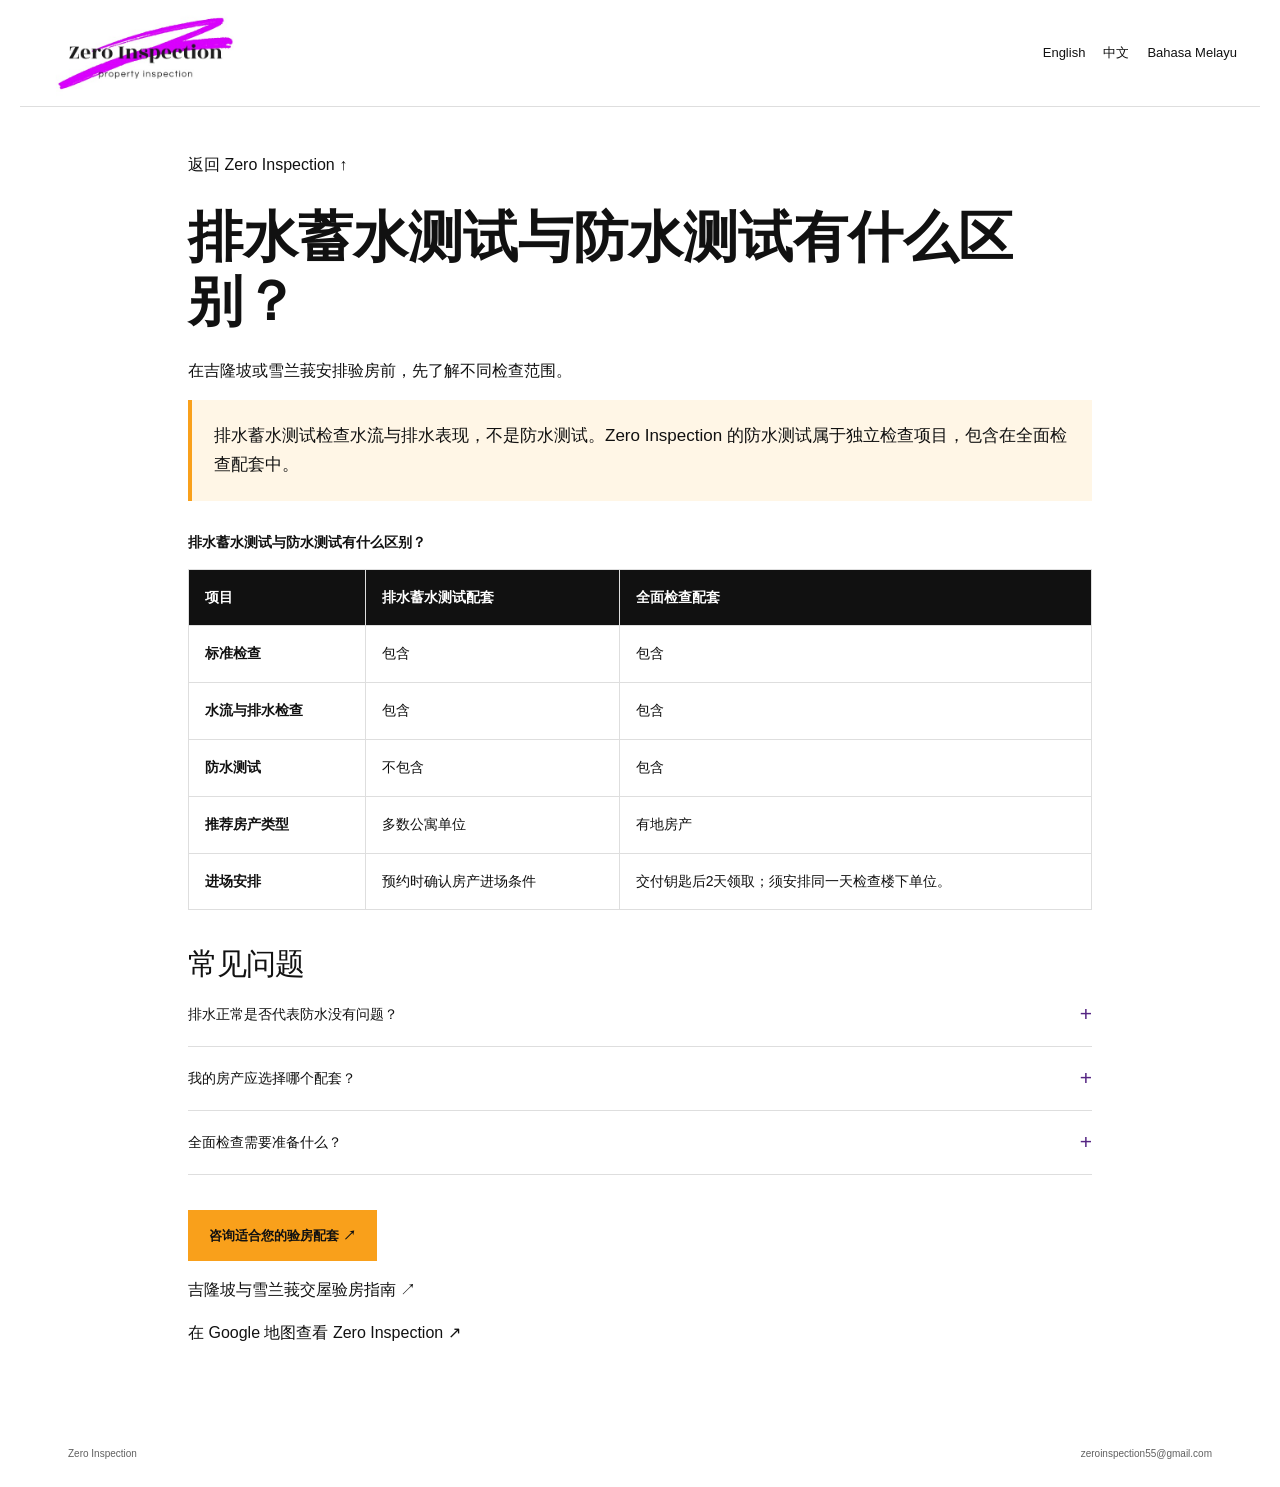
<file: zh/water-ponding-vs-waterproofing-test/index.html>
<!doctype html><html lang="zh-Hans"><head><meta charset="utf-8"><meta name="viewport" content="width=device-width, initial-scale=1"><title>排水蓄水测试与防水测试有什么区别？ | Zero Inspection</title><meta name="description" content="排水蓄水测试检查水流与排水表现，不是防水测试。Zero Inspection 的防水测试属于独立检查项目，包含在全面检查配套中。"><link rel="canonical" href="https://www.zero-inspection.com/zh/water-ponding-vs-waterproofing-test/"><link rel="alternate" hreflang="en" href="https://www.zero-inspection.com/water-ponding-vs-waterproofing-test/"><link rel="alternate" hreflang="zh-Hans" href="https://www.zero-inspection.com/zh/water-ponding-vs-waterproofing-test/"><link rel="alternate" hreflang="ms" href="https://www.zero-inspection.com/ms/water-ponding-vs-waterproofing-test/"><link rel="alternate" hreflang="x-default" href="https://www.zero-inspection.com/water-ponding-vs-waterproofing-test/"><link rel="icon" href="/assets/favicon.png"><link rel="stylesheet" href="/styles.css?v=discovery-20261128"><meta property="og:locale" content="zh_MY"><meta name="twitter:card" content="summary_large_image"><meta property="og:image" content="https://www.zero-inspection.com/assets/inspection-overview.jpg"><meta name="robots" content="index, follow, max-image-preview:large"><script type="application/ld+json">{"@context":"https://schema.org","@graph":[{"@type":"Organization","@id":"https://www.zero-inspection.com/#organization","name":"Zero Inspection","url":"https://www.zero-inspection.com/","logo":{"@type":"ImageObject","url":"https://www.zero-inspection.com/assets/logo.jpeg"},"telephone":"+601155823072","email":"zeroinspection55@gmail.com","sameAs":["https://www.facebook.com/zeroinspection","https://www.instagram.com/zeroinspection/","https://www.tiktok.com/@zeroinspection6","https://share.google/tIMgaBd1vBHEgh4ec"],"contactPoint":{"@type":"ContactPoint","telephone":"+601155823072","contactType":"customer service","availableLanguage":["English","Chinese","Malay"]}},{"@type":"WebSite","@id":"https://www.zero-inspection.com/#website","url":"https://www.zero-inspection.com/","name":"Zero Inspection","publisher":{"@id":"https://www.zero-inspection.com/#organization"},"inLanguage":["en","zh-Hans","ms"]},{"@type":"WebPage","@id":"https://www.zero-inspection.com/zh/water-ponding-vs-waterproofing-test/#webpage","url":"https://www.zero-inspection.com/zh/water-ponding-vs-waterproofing-test/","name":"排水蓄水测试与防水测试有什么区别？ | Zero Inspection","description":"排水蓄水测试检查水流与排水表现，不是防水测试。Zero Inspection 的防水测试属于独立检查项目，包含在全面检查配套中。","inLanguage":"zh-Hans","isPartOf":{"@id":"https://www.zero-inspection.com/#website"},"about":{"@id":"https://www.zero-inspection.com/#organization"},"breadcrumb":{"@id":"https://www.zero-inspection.com/zh/water-ponding-vs-waterproofing-test/#breadcrumb"}},{"@type":"BreadcrumbList","@id":"https://www.zero-inspection.com/zh/water-ponding-vs-waterproofing-test/#breadcrumb","itemListElement":[{"@type":"ListItem","position":1,"name":"Zero Inspection","item":"https://www.zero-inspection.com/zh/"},{"@type":"ListItem","position":2,"name":"排水蓄水测试与防水测试有什么区别？ | Zero Inspection","item":"https://www.zero-inspection.com/zh/water-ponding-vs-waterproofing-test/"}]},{"@type":"Service","name":"房产缺陷检查","provider":{"@id":"https://www.zero-inspection.com/#organization"},"areaServed":[{"@type":"City","name":"Kuala Lumpur"},{"@type":"AdministrativeArea","name":"Selangor"}],"url":"https://www.zero-inspection.com/zh/#packages"}]}</script><meta property="og:title" content="排水蓄水测试与防水测试有什么区别？ | Zero Inspection"><meta property="og:description" content="排水蓄水测试检查水流与排水表现，不是防水测试。Zero Inspection 的防水测试属于独立检查项目，包含在全面检查配套中。"><meta property="og:url" content="https://www.zero-inspection.com/zh/water-ponding-vs-waterproofing-test/"></head><body><header class="resource-header"><a class="brand" href="/zh/" target="_blank" rel="noopener noreferrer"><img src="/assets/logo.jpeg" alt="Zero Inspection" width="500" height="500"></a><nav aria-label="Language"><a href="/water-ponding-vs-waterproofing-test/" lang="en" target="_blank" rel="noopener noreferrer">English</a><a href="/zh/water-ponding-vs-waterproofing-test/" lang="zh-Hans" target="_blank" rel="noopener noreferrer">中文</a><a href="/ms/water-ponding-vs-waterproofing-test/" lang="ms" target="_blank" rel="noopener noreferrer">Bahasa Melayu</a></nav></header><main class="wrap resource-body"><a href="/zh/" target="_blank" rel="noopener noreferrer">返回 Zero Inspection ↑</a><h1>排水蓄水测试与防水测试有什么区别？</h1><p>在吉隆坡或雪兰莪安排验房前，先了解不同检查范围。</p><p class="direct-answer">排水蓄水测试检查水流与排水表现，不是防水测试。Zero Inspection 的防水测试属于独立检查项目，包含在全面检查配套中。</p><div class="comparison-scroll" role="region" aria-label="排水蓄水测试与防水测试有什么区别？" tabindex="0"><table class="comparison-table"><caption>排水蓄水测试与防水测试有什么区别？</caption><thead><tr><th scope="col">项目</th><th scope="col">排水蓄水测试配套</th><th scope="col">全面检查配套</th></tr></thead><tbody><tr><th scope="row">标准检查</th><td>包含</td><td>包含</td></tr><tr><th scope="row">水流与排水检查</th><td>包含</td><td>包含</td></tr><tr><th scope="row">防水测试</th><td>不包含</td><td>包含</td></tr><tr><th scope="row">推荐房产类型</th><td>多数公寓单位</td><td>有地房产</td></tr><tr><th scope="row">进场安排</th><td>预约时确认房产进场条件</td><td>交付钥匙后2天领取；须安排同一天检查楼下单位。</td></tr></tbody></table></div><section class="faq-list"><h2>常见问题</h2><details><summary>排水正常是否代表防水没有问题？</summary><p>不是。排水水流与防水属于不同检查范围，不能将排水检查描述为防水性能的证明。</p></details><details><summary>我的房产应选择哪个配套？</summary><p>多数公寓单位可先考虑排水蓄水测试配套。有地房产推荐全面检查，包含防水测试。请提供房产类型及进场条件，以便确认合适范围。</p></details><details><summary>全面检查需要准备什么？</summary><p>安排交付钥匙2天，并协调同一天进入楼下单位检查。预约前请与我们确认安排。</p></details></section><p><a class="button primary" href="https://wa.me/601155823072?text=%E5%92%A8%E8%AF%A2%E9%80%82%E5%90%88%E6%82%A8%E7%9A%84%E9%AA%8C%E6%88%BF%E9%85%8D%E5%A5%97" target="_blank" rel="noopener noreferrer">咨询适合您的验房配套 ↗</a></p><p><a href="/zh/home-handover-inspection-kl-selangor/" target="_blank" rel="noopener noreferrer">吉隆坡与雪兰莪交屋验房指南 ↗</a></p><p><a href="https://share.google/tIMgaBd1vBHEgh4ec" target="_blank" rel="noopener noreferrer">在 Google 地图查看 Zero Inspection ↗</a></p></main><footer class="wrap footer"><span>Zero Inspection</span><a href="mailto:zeroinspection55@gmail.com">zeroinspection55@gmail.com</a></footer></body></html>
</file>
<file: styles.css>
:root{--ink:#111111;--muted:#656b74;--accent:#F9A01B;--line:#dedfe3;--paper:#f7f7f5}*{box-sizing:border-box}html{scroll-behavior:smooth;scroll-padding-top:100px}body{margin:0;font-family:Arial,Helvetica,sans-serif;color:var(--ink);background:white;font-size:16px;line-height:1.65}a{color:inherit;text-decoration:none}button{font:inherit}img{max-width:100%}.wrap{max-width:1240px;margin:auto;padding-left:48px;padding-right:48px}.header{max-width:1340px;margin:auto;padding:0 48px;height:104px;display:flex;align-items:center;justify-content:space-between;border-bottom:1px solid var(--line)}.brand{width:205px;height:90px;overflow:hidden;display:flex;align-items:center;justify-content:center}.brand img{width:205px;max-width:none;height:205px;object-fit:contain}.header nav{display:flex;align-items:center;gap:30px;font-size:14px}.nav-contact{border:1px solid var(--ink);padding:11px 18px;margin-left:12px}.nav-contact span{margin-left:14px}.menu{display:none}.skip{position:absolute;top:-80px;background:var(--ink);color:white;padding:12px;z-index:30}.skip:focus{top:0}.hero{display:grid;grid-template-columns:1.05fr 1fr;gap:60px;padding-top:78px;padding-bottom:68px;align-items:center}.eyebrow{font-size:11px;font-weight:700;letter-spacing:1.8px;margin:0 0 24px}.dot{display:inline-block;width:7px;height:7px;border-radius:50%;background:var(--accent);margin-right:9px}h1,h2,h3,p{margin-top:0}h1{font-size:clamp(44px,4.5vw,65px);line-height:1.07;letter-spacing:-3.1px;font-weight:600;margin-bottom:28px}em{font-style:normal;color:var(--accent)}.intro{font-size:17px;max-width:440px;color:var(--muted);line-height:1.8}.actions{display:flex;flex-wrap:wrap;align-items:center;gap:26px;margin-top:32px}.button{display:inline-flex;align-items:center;justify-content:space-between;gap:20px;padding:15px 21px;font-size:13px;font-weight:700;transition:background .2s,transform .2s}.button:hover{transform:translateY(-2px)}.primary{color:white;background:var(--accent)}.primary:hover{background:#552583}.outline{border:1px solid #b7bac0}.outline:hover{background:#f1eef3}.text-link{font-size:13px;border-bottom:1px solid var(--ink);padding-bottom:5px}.text-link span{margin-left:10px}.hero-note{color:var(--muted);font-size:11px;margin:28px 0 0}.property-art{height:480px;position:relative;background:#edece8;overflow:hidden}.art-grid{position:absolute;inset:0;background-image:linear-gradient(#dad9d250 1px,transparent 1px),linear-gradient(90deg,#dad9d250 1px,transparent 1px);background-size:30px 30px}.property-art svg{position:absolute;width:100%;height:100%;top:10px;left:0}.art-label{position:absolute;top:24px;left:24px;font-size:9px;letter-spacing:1.3px;color:#62635f}.inspection-chip{position:absolute;background:white;box-shadow:0 5px 20px #0000000c;padding:12px 15px;font-size:11px;font-weight:600}.inspection-chip span{color:var(--accent);margin-right:12px}.chip-one{top:88px;left:18px}.chip-two{right:16px;bottom:73px}.art-footer{position:absolute;bottom:22px;left:24px;font-size:9px;letter-spacing:1px}.trust-strip{border-top:1px solid var(--line);border-bottom:1px solid var(--line)}.trust-inner{display:flex;justify-content:space-between;gap:20px;flex-wrap:wrap;padding-top:22px;padding-bottom:22px;font-size:9px;font-weight:700;letter-spacing:1px;color:#5d636c}.section{padding-top:92px;padding-bottom:92px}.section-heading{display:grid;grid-template-columns:1fr 1fr;column-gap:80px;margin-bottom:45px}.section-heading .eyebrow{grid-column:1/-1}h2{font-size:42px;line-height:1.15;letter-spacing:-1.7px;font-weight:500;margin-bottom:0}.section-heading>p:last-child{color:var(--muted);max-width:430px;align-self:end;margin-bottom:0;font-size:15px}.services-grid{display:grid;grid-template-columns:repeat(3,1fr);gap:38px}.services-grid article{border-top:1px solid var(--ink);padding-top:25px}.number{font-size:12px;color:var(--accent);font-weight:700}.services-grid h3{font-size:23px;font-weight:500;margin:24px 0 15px}.services-grid p{font-size:14px;color:var(--muted)}.service-caption{font-size:9px;letter-spacing:1.3px;font-weight:700}.package-section{background:var(--paper)}.packages{display:grid;grid-template-columns:repeat(3,1fr);gap:18px;align-items:stretch}.package{padding:32px 26px;background:white;border:1px solid var(--line);display:flex;flex-direction:column;position:relative}.package-kicker{font-size:9px;font-weight:700;letter-spacing:1px;margin:8px 0 25px}.package h3{font-size:27px;font-weight:500;line-height:1.2;letter-spacing:-.7px;margin-bottom:20px}.package>p:not(.package-kicker){font-size:13px;color:var(--muted)}.package ul{padding:0;list-style:none;margin:15px 0 24px;font-size:12px}.package li{padding:9px 0;border-bottom:1px solid #ececf0}.package li:before{content:'✓';color:var(--accent);margin-right:9px}.package .timing{font-size:11px!important;line-height:1.7}.package .button{margin-top:auto;font-size:11px;padding:13px 12px;gap:5px}.featured{border-color:var(--accent);box-shadow:0 8px 28px #f9a01b14}.recommendation{position:absolute;top:-12px;left:15px;right:15px;text-align:center;background:var(--accent);color:white;font-size:8px;letter-spacing:.65px;padding:5px;font-weight:bold}.scope-note{font-size:11px;padding:14px;background:#fff6e6;margin-bottom:25px}.process{display:grid;grid-template-columns:1fr 1fr;gap:110px}.section-intro{font-size:14px;color:var(--muted);margin-top:22px;max-width:370px}.steps{list-style:none;padding:0;margin:0}.steps li{display:flex;gap:25px;padding:26px 0;border-top:1px solid var(--line)}.steps li:first-child{padding-top:0;border-top:0}.steps li>span{font-size:12px;color:var(--accent);font-weight:700;padding-top:4px}.steps h3{font-size:18px;font-weight:500;margin-bottom:10px}.steps p{font-size:13px;color:var(--muted);margin-bottom:0}.report-illustration{margin-top:35px;background:var(--paper);padding:24px 28px;border-left:3px solid var(--accent);max-width:370px}.report-top{display:flex;justify-content:space-between;font-size:7px;font-weight:700;letter-spacing:.8px;margin-bottom:22px}.report-illustration h3{font-size:26px;font-weight:500;line-height:1.15}.report-line{height:5px;background:#dddee2;width:90%;margin-bottom:8px}.report-line.short{width:60%}.report-tags{display:flex;flex-wrap:wrap;gap:6px;margin-top:20px}.report-tags span{font-size:8px;border:1px solid #d3d4d9;padding:4px 7px}.report-illustration>p{font-size:9px;color:var(--muted);margin:12px 0 0}.faq-section{border-top:1px solid var(--line);display:grid;grid-template-columns:.85fr 1.15fr;gap:90px}.faq-list details{border-bottom:1px solid var(--line)}.faq-list summary{font-size:14px;padding:20px 28px 20px 0;cursor:pointer;position:relative;list-style:none}.faq-list summary::-webkit-details-marker{display:none}.faq-list summary:after{content:'+';position:absolute;right:0;font-size:21px;color:var(--accent);top:14px}.faq-list details[open] summary:after{content:'−'}.faq-list details p{font-size:13px;color:var(--muted);margin-bottom:22px}.contact-section{background:var(--ink);color:white}.contact-inner{display:grid;grid-template-columns:1.2fr 1fr;gap:110px;padding-top:75px;padding-bottom:75px}.contact-inner h2{font-size:45px}.contact-inner>div>p:not(.eyebrow){font-size:14px;color:#b7bbc3;margin-top:23px;margin-bottom:28px}.contact-inner .eyebrow{color:#F9A01B}.contact-details{display:flex;flex-direction:column;gap:24px;padding-top:6px}.contact-details .eyebrow{font-size:9px;margin-bottom:10px}.contact-details a{display:block;font-size:15px;overflow-wrap:anywhere}.contact-details dl{margin:0;font-size:12px}.contact-details dl div{display:flex;justify-content:space-between;gap:20px;max-width:310px;padding:4px 0}.contact-details dd{margin:0;color:#b7bbc3}.contact-details p{font-size:13px;margin-bottom:0}.contact-details p span{color:#b7bbc3;font-size:12px}.footer{display:flex;justify-content:space-between;align-items:center;padding-top:24px;padding-bottom:24px;font-size:10px;color:var(--muted);gap:20px}.footer>span:nth-child(2){letter-spacing:1px;font-size:8px}a:focus-visible,button:focus-visible,summary:focus-visible{outline:3px solid var(--accent);outline-offset:5px}
@media(min-width:1500px){.hero{gap:75px}}@media(max-width:1000px){.wrap{padding-left:30px;padding-right:30px}.header{padding:0 30px}.header nav{gap:17px;font-size:12px}.nav-contact{margin-left:0;padding:9px 12px}.hero{gap:25px}.property-art{height:400px}h1{font-size:49px}.section-heading{gap:35px}.process,.faq-section,.contact-inner{gap:50px}.packages{gap:12px}.package{padding:27px 18px}.package h3{font-size:24px}.recommendation{font-size:7px;left:5px;right:5px}.actions{gap:18px}.hero .button{font-size:12px;padding:13px 15px}}@media(max-width:720px){html{scroll-padding-top:20px}.wrap{padding-left:23px;padding-right:23px}.header{height:85px;padding:0 23px;position:relative}.brand{width:165px;height:80px}.brand img{width:165px;height:165px}.menu{display:block;border:1px solid var(--line);background:white;font-size:12px;padding:8px 12px}.menu span{margin-left:6px}.header nav{display:none;position:absolute;top:84px;left:0;right:0;background:white;padding:20px 23px;z-index:10;box-shadow:0 8px 12px #00000010;flex-direction:column;align-items:stretch;font-size:14px}.header nav.open{display:flex}.hero{grid-template-columns:1fr;padding-top:45px;padding-bottom:35px;gap:35px}h1{font-size:49px;letter-spacing:-2.5px}.intro{font-size:15px}.hero-note{font-size:10px;margin-top:20px}.eyebrow{font-size:9px;letter-spacing:1.4px;margin-bottom:20px}.property-art{height:365px;max-width:470px;width:100%;margin:auto}.art-label{font-size:8px}.chip-one{top:63px}.chip-two{bottom:58px}.art-footer{font-size:8px}.trust-inner{display:grid;grid-template-columns:1fr 1fr;font-size:8px;gap:15px}.section{padding-top:55px;padding-bottom:55px}.section-heading{display:block;margin-bottom:30px}h2{font-size:35px}.section-heading>p:last-child{margin-top:22px;font-size:14px}.services-grid{grid-template-columns:1fr;gap:30px}.services-grid article{padding-top:18px}.services-grid h3{margin:15px 0 10px}.packages{grid-template-columns:1fr;gap:30px}.package{padding:30px}.package h3{font-size:28px}.recommendation{font-size:8px;left:16px;right:16px}.package .button{font-size:12px;margin-top:12px}.package ul{margin-bottom:15px}.process,.faq-section,.contact-inner{grid-template-columns:1fr;gap:35px}.report-illustration{max-width:none}.steps li:first-child{padding-top:22px;border-top:1px solid var(--line)}.contact-inner{padding-top:55px;padding-bottom:50px}.contact-inner h2{font-size:37px}.contact-details{gap:28px}.contact-details dl div{max-width:none}.footer{flex-wrap:wrap;font-size:9px}.footer>span:nth-child(2){display:none}.contact-details a{font-size:14px}}@media(prefers-reduced-motion:reduce){html{scroll-behavior:auto}.button{transition:none}}
/* Language selection stays separate from the deliverables strip. */
.header{gap:18px}.header nav{gap:20px}.language-switcher{display:flex;gap:3px;flex-shrink:0}.language-switcher button{border:0;background:transparent;color:#656b74;font-size:11px;padding:7px;cursor:pointer}.language-switcher button[aria-pressed="true"]{background:#fff6e6;color:#552583;font-weight:bold}.trust-inner{display:grid;grid-template-columns:repeat(3,1fr);gap:24px;text-align:center}.trust-inner span+span{border-left:1px solid var(--line);padding-left:24px}html[lang="zh-Hans"] h1{letter-spacing:-1px}html[lang="ms"] h1{font-size:clamp(38px,4vw,57px)}html[lang="ms"] .recommendation{font-size:7px;letter-spacing:0}html[lang="ms"] .package h3{font-size:25px}
@media(max-width:1100px) and (min-width:721px){.header{padding:0 24px;gap:10px}.header nav{gap:12px}.brand{width:155px}.brand img{width:165px;height:165px}.nav-contact{padding:8px;font-size:11px}.language-switcher button{padding:6px 4px;font-size:10px}}
@media(max-width:720px){.header{gap:10px}.brand{margin-right:auto;width:140px}.brand img{width:155px;height:155px}.language-switcher{order:1}.menu{order:2;padding:7px 9px}.language-switcher button{font-size:10px;padding:6px 4px}.trust-inner{grid-template-columns:1fr;text-align:left;gap:0}.trust-inner span{padding:11px 0}.trust-inner span+span{border-left:0;border-top:1px solid var(--line);padding-left:0}html[lang="ms"] h1{font-size:43px}html[lang="zh-Hans"] h1{font-size:43px}.recommendation{white-space:normal}}
.inspection-figure{position:relative;margin:28px 0 0;container-type:inline-size}.inspection-figure img{display:block;width:100%;height:auto}.diagram-label{position:absolute;font-size:1.8cqw;font-weight:700;line-height:1.2;color:#172534;background:white}.diagram-label small{font-size:.78em;font-weight:400}.ceiling{top:4.2%;right:71.1%}.windows{top:10.8%;right:73%}.walls{top:14%;left:89.8%}.aircond{top:23.2%;left:83.9%;font-size:1.55cqw}.drainage{top:39.6%;left:2.8%;max-width:17.4%;font-size:1.65cqw}.fixtures{top:55.2%;right:87.5%}.floors{top:45.5%;left:84.5%;font-size:1.65cqw}.doors{top:62%;left:89.4%}.electrical{top:75.2%;left:86.5%}.plumbing{top:80.6%;right:73%}.hero-diagram{min-width:0}.hero-diagram .inspection-figure{margin:0}.hero-diagram .text-link{display:inline-block;margin-top:18px}.hero-service{font-size:13px;font-weight:600;margin-bottom:16px;color:#656b74}.diagram-caption{font-size:12px;color:var(--muted);margin-top:20px}.internet-section{background:#faf8f3;border-top:1px solid var(--line)}.internet-inner{display:grid;grid-template-columns:1.1fr 1fr;gap:70px}.internet-inner h2{margin-bottom:24px}.internet-inner p:not(.eyebrow){font-size:14px;color:var(--muted)}.provider-list{display:grid;grid-template-columns:1fr 1fr;gap:12px;margin-bottom:23px}.provider-list span{background:white;border:1px solid var(--line);padding:18px;font-size:21px;font-weight:700}.internet-note{font-size:12px!important}.social-links{display:flex;flex-wrap:wrap;gap:12px;margin-top:14px}.social-links a{font-size:12px;border-bottom:1px solid #777d87;padding-bottom:4px}.locale-links{display:flex;gap:12px;font-size:11px;margin-top:18px}.header nav{gap:14px}.hero .inspection-figure{max-width:100%}
@media(max-width:720px){.internet-inner{grid-template-columns:1fr;gap:28px}.hero-diagram .diagram-label{font-size:1.8cqw}#inspection-scope .inspection-figure{margin-left:-12px;margin-right:-12px}.diagram-caption{line-height:1.7}.header{padding-left:15px;padding-right:15px}.hero-service{font-size:12px}}
/* Centered compact language dropdown. */
.header{display:grid;grid-template-columns:1fr auto 1fr;height:auto;min-height:104px;row-gap:0}.brand{grid-column:1;grid-row:1;justify-self:start}.language-switcher{grid-column:2;grid-row:1;justify-self:center;align-items:center;gap:5px;order:initial}.language-switcher>svg{width:18px;height:18px;color:var(--accent)}.language-switcher select{max-width:120px;border:1px solid var(--line);border-radius:5px;background:white;font:inherit;font-size:12px;padding:7px 5px;color:var(--ink);cursor:pointer}.header nav{grid-column:1/-1;grid-row:2;justify-content:center;padding-bottom:15px;gap:24px}.landed-recommended{border-color:var(--accent)}.social-links a{display:inline-flex;align-items:center;justify-content:center;width:40px;height:40px;border:1px solid #777d87;border-radius:50%;padding:9px;transition:background .2s}.social-links a:hover{background:#343a44}.social-links svg{width:20px;height:20px;display:block}.language-switcher select:focus-visible{outline:3px solid var(--accent);outline-offset:3px}
@media(max-width:720px){.header{min-height:85px;grid-template-columns:1fr auto 1fr;padding:0 15px;column-gap:7px}.brand{width:112px;margin:0}.brand img{width:140px;height:140px}.menu{grid-column:3;grid-row:1;justify-self:end;order:initial}.language-switcher select{font-size:11px;max-width:104px;padding:6px 3px}.language-switcher>svg{width:15px;height:15px}.header nav{grid-column:auto;grid-row:auto;position:absolute;top:84px;padding:20px 23px;gap:17px}}
/* Consistent multilingual spacing and typography. */
body{font-family:Arial,"Microsoft YaHei","PingFang SC",sans-serif;overflow-wrap:break-word}.header{display:flex;align-items:center;justify-content:space-between;min-height:100px;height:auto;gap:22px;flex-wrap:nowrap}.header .brand{flex:0 0 180px;width:180px}.header .brand img{width:190px;height:190px}.header nav{display:flex;align-items:center;justify-content:center;gap:18px;padding:0;font-size:13px;flex:1;min-width:0}.nav-contact{margin-left:0;white-space:nowrap;padding:10px 13px}.language-switcher{margin-left:auto;flex:0 0 auto;gap:6px;order:initial}.language-switcher select{width:118px;max-width:118px;font-size:12px;padding:8px 5px}.hero{grid-template-columns:minmax(0,1fr) minmax(0,1fr);gap:52px}.hero-copy{min-width:0}h1,html[lang="ms"] h1,html[lang="zh-Hans"] h1{font-size:clamp(40px,4.3vw,60px);line-height:1.16;letter-spacing:-1.8px;margin-bottom:24px}html[lang="zh-Hans"] h1{letter-spacing:0}h2{font-size:clamp(30px,3.2vw,42px);line-height:1.24;letter-spacing:-1px}.intro,.section-intro{line-height:1.8}.eyebrow{line-height:1.6}.section-heading{grid-template-columns:minmax(0,1fr) minmax(0,1fr);gap:18px 60px}.packages{align-items:stretch}.package{padding:26px;min-width:0}.package h3,html[lang="ms"] .package h3{font-size:26px;line-height:1.3;min-height:70px;margin:20px 0}.package-kicker{min-height:30px;margin:15px 0 0;line-height:1.6}.recommendation,html[lang="ms"] .recommendation{position:static;display:flex;align-items:center;justify-content:center;min-height:42px;width:100%;font-size:10px;line-height:1.4;letter-spacing:.35px;padding:8px 10px;margin:0 0 12px;text-align:center}.package:not(.featured):not(.landed-recommended){padding-top:80px}.package ul{line-height:1.7}.package .button{min-height:48px;line-height:1.5;white-space:normal}.trust-inner{align-items:center;line-height:1.7}.steps h3{line-height:1.4}.contact-details dl div{max-width:none;align-items:start}.contact-details dt{max-width:65%}.contact-details dd{white-space:nowrap}.locale-links{max-width:1144px;padding:20px 0;justify-content:center;margin:0 auto;line-height:1.7}.diagram-label{max-width:17%;line-height:1.35}.walls,.doors{max-width:10%}.aircond{max-width:16%;font-size:1.5cqw}.floors{max-width:15%;font-size:1.55cqw}.electrical{max-width:13%;font-size:1.6cqw}
@media(min-width:721px) and (max-width:1230px){.header{flex-wrap:wrap;gap:0 16px;padding:0 30px}.header .brand{order:0;flex-basis:170px}.language-switcher{order:1}.header nav{order:2;flex-basis:100%;padding:0 0 17px;gap:24px;flex-wrap:wrap}.hero{gap:30px}.package{padding:22px}.package:not(.featured):not(.landed-recommended){padding-top:76px}.section-heading{column-gap:35px}}
@media(max-width:720px){.header{min-height:84px;padding:0 16px;gap:10px;flex-wrap:nowrap}.header .brand{flex:0 1 125px;width:125px;margin-right:auto}.header .brand img{width:145px;height:145px}.language-switcher{margin-left:0;order:1}.language-switcher select{width:104px;max-width:104px;font-size:11px}.menu{order:2;font-size:11px;padding:7px 8px}.header nav{display:none;position:absolute;top:84px;left:0;right:0;flex:none;padding:20px 23px;align-items:stretch;gap:17px;font-size:14px}.header nav.open{display:flex}.hero{grid-template-columns:1fr;gap:32px;padding-top:38px}h1,html[lang="ms"] h1,html[lang="zh-Hans"] h1{font-size:clamp(35px,9vw,45px);line-height:1.2;letter-spacing:-1px}html[lang="zh-Hans"] h1{letter-spacing:0}.section-heading{display:block}.package{padding:25px}.package:not(.featured):not(.landed-recommended){padding-top:25px}.package h3,html[lang="ms"] .package h3{font-size:26px;min-height:0}.package-kicker{min-height:0}.recommendation{min-height:0;padding:9px}.section{padding-top:52px;padding-bottom:52px}.process,.faq-section,.contact-inner{gap:32px}.diagram-caption{font-size:12px}.contact-inner h2{font-size:35px}.contact-details dl{font-size:12px}.locale-links{padding:16px 23px;gap:18px}.hero-diagram .diagram-label{line-height:1.35}}
@media(max-width:360px){.header{padding:0 10px;gap:6px}.header .brand{flex-basis:100px}.language-switcher select{width:88px;max-width:88px}.language-switcher>svg{width:14px;height:14px}.menu span{margin-left:3px}}
/* Mobile inspection details and comfortable touch targets. */
.diagram-scroll{max-width:100%;overflow-x:auto;-webkit-overflow-scrolling:touch}.diagram-scroll:focus-visible{outline:3px solid var(--accent);outline-offset:3px}.mobile-diagram-hint{display:none}
@media(max-width:720px){.menu{min-height:44px;min-width:58px}.language-switcher select{min-height:44px}.social-links a{width:44px;height:44px}.header nav a{min-height:44px;display:flex;align-items:center}.hero-diagram .diagram-label{display:none}.hero-diagram .text-link{min-height:44px;display:inline-flex;align-items:center}.diagram-scroll .inspection-figure{width:800px;min-width:800px;margin:12px 0!important}.mobile-diagram-hint{display:block;font-size:13px;color:var(--muted);margin:18px 0 0}.diagram-scroll .diagram-label{font-size:14px}.diagram-scroll .aircond,.diagram-scroll .floors,.diagram-scroll .electrical{font-size:13px}.diagram-scroll .drainage{font-size:13px}.faq-list summary{min-height:48px}.provider-list span{padding:15px}.contact-details a[href^="https://wa.me"]{padding:9px 0;min-height:44px}}
/* Use the compact header before desktop links become crowded. */
@media(max-width:1230px){.header{position:relative;flex-wrap:nowrap;min-height:84px;gap:12px;padding:0 24px}.header .brand{order:0;flex:0 1 160px;margin-right:auto}.language-switcher{order:1;margin-left:0}.menu{display:block;order:2;min-width:64px;min-height:44px;border:1px solid var(--line);background:white;padding:7px 11px;font-size:12px}.header nav{display:none;order:initial;position:absolute;top:100%;left:0;right:0;flex:none;flex-basis:auto;flex-direction:column;align-items:stretch;gap:10px;padding:18px 24px;background:white;box-shadow:0 8px 16px #00000010;z-index:20}.header nav.open{display:flex}.header nav a{display:flex;align-items:center;min-height:44px}.header .nav-contact{margin:0;align-self:flex-start}.language-switcher select{min-height:44px}}
@media(max-width:720px){.header{padding:0 16px;gap:10px}.header .brand{flex-basis:125px}.menu{min-width:58px;padding:7px 8px;font-size:11px}}
@media(max-width:360px){.header{padding:0 10px;gap:6px}.header .brand{flex-basis:100px}}

/* White, black and gold theme, with restrained purple accents. */
:root{--ink:#111111;--accent:#F9A01B;--muted:#606060;--paper:#f7f7f5;--line:#dedede}.primary{background:#F9A01B;color:#111111}.primary:hover{background:#e68f0b;color:#111111}.recommendation{background:#F9A01B;color:#111111}.number,em{color:#552583}.language-switcher>svg{color:#552583}.scope-note{background:#fff6e6;border-left:2px solid #F9A01B}.contact-section{background:#111111}.contact-inner .eyebrow{color:#F9A01B}.internet-section{background:#faf8f3}.package li:before{color:#552583}.faq-list summary:after{color:#552583}.social-links a:hover{background:#252525}.outline:hover{background:#fff6e6}.text-link{border-bottom-color:#111111}

.answer-facts{display:grid;grid-template-columns:repeat(3,minmax(0,1fr));gap:26px;margin:30px 0}.answer-facts>div{border-top:2px solid #F9A01B;padding-top:18px}.answer-facts dt{font-weight:700;line-height:1.5;margin-bottom:12px}.answer-facts dd{margin:0;color:var(--muted);font-size:14px;line-height:1.8}.guide-links{padding-top:30px;padding-bottom:35px}.guide-links h2{font-size:25px}.guide-links p a{text-decoration:underline;text-underline-offset:4px}.resource-header{max-width:1240px;margin:auto;display:flex;align-items:center;justify-content:space-between;padding:8px 23px;gap:16px;flex-wrap:wrap;border-bottom:1px solid var(--line)}.resource-header nav{display:flex;gap:18px;font-size:13px}.resource-body{max-width:1000px;padding-top:45px;padding-bottom:60px}.resource-body h1{font-size:clamp(30px,4vw,46px);line-height:1.2;letter-spacing:-1px;margin:28px 0}.direct-answer{padding:22px;border-left:4px solid #F9A01B;background:#fff6e6;font-size:17px}.comparison-scroll{max-width:100%;overflow:auto;margin:30px 0}.comparison-table{border-collapse:collapse;width:100%;min-width:580px;font-size:14px}.comparison-table th,.comparison-table td{padding:16px;text-align:left;border:1px solid var(--line);vertical-align:top;line-height:1.7}.comparison-table thead{background:#111;color:white}.comparison-table caption{text-align:left;padding-bottom:15px;font-weight:bold}.resource-body .faq-list{margin:35px 0}.resource-body h2{font-size:30px}.resource-body a{overflow-wrap:anywhere}@media(max-width:720px){.answer-facts{grid-template-columns:1fr;gap:24px}.resource-header nav a{min-height:44px;display:flex;align-items:center}.resource-body{padding-top:32px}.direct-answer{padding:18px;font-size:15px}.guide-links h2{font-size:25px}}
</file>
